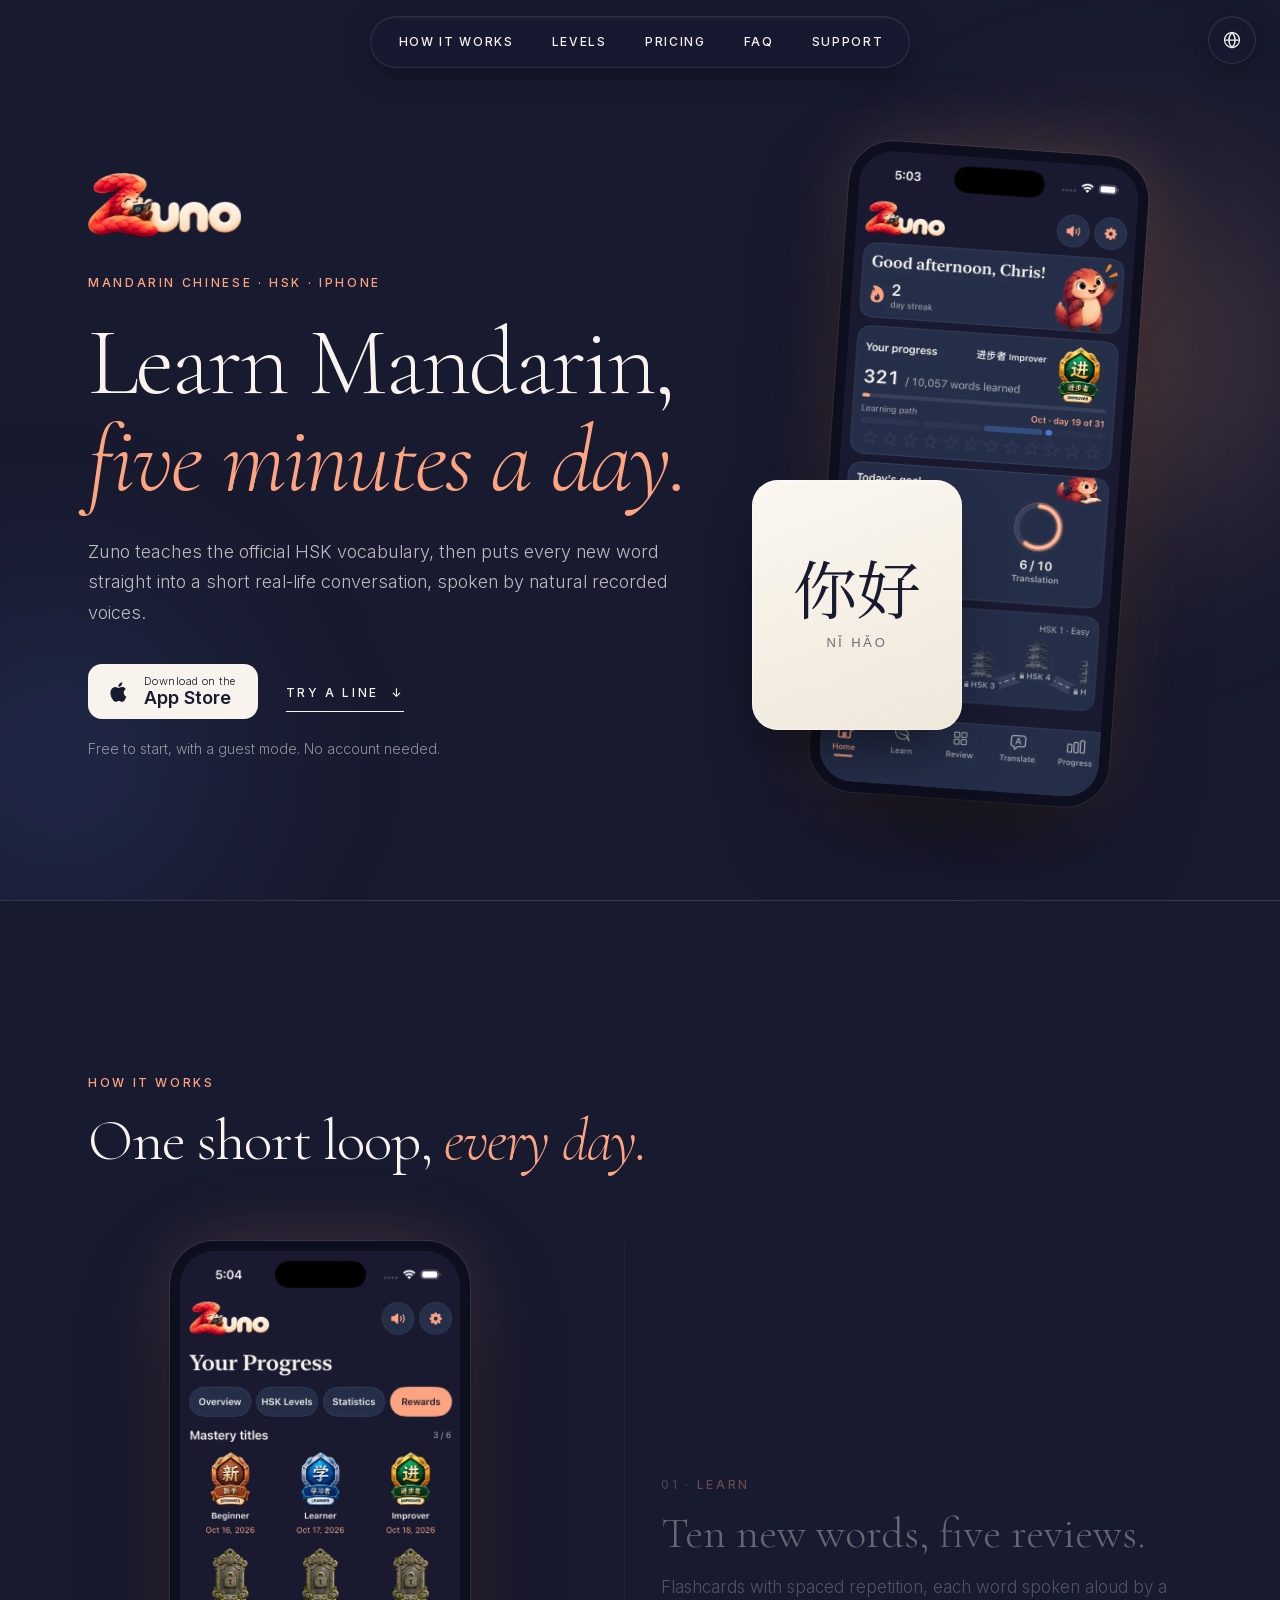
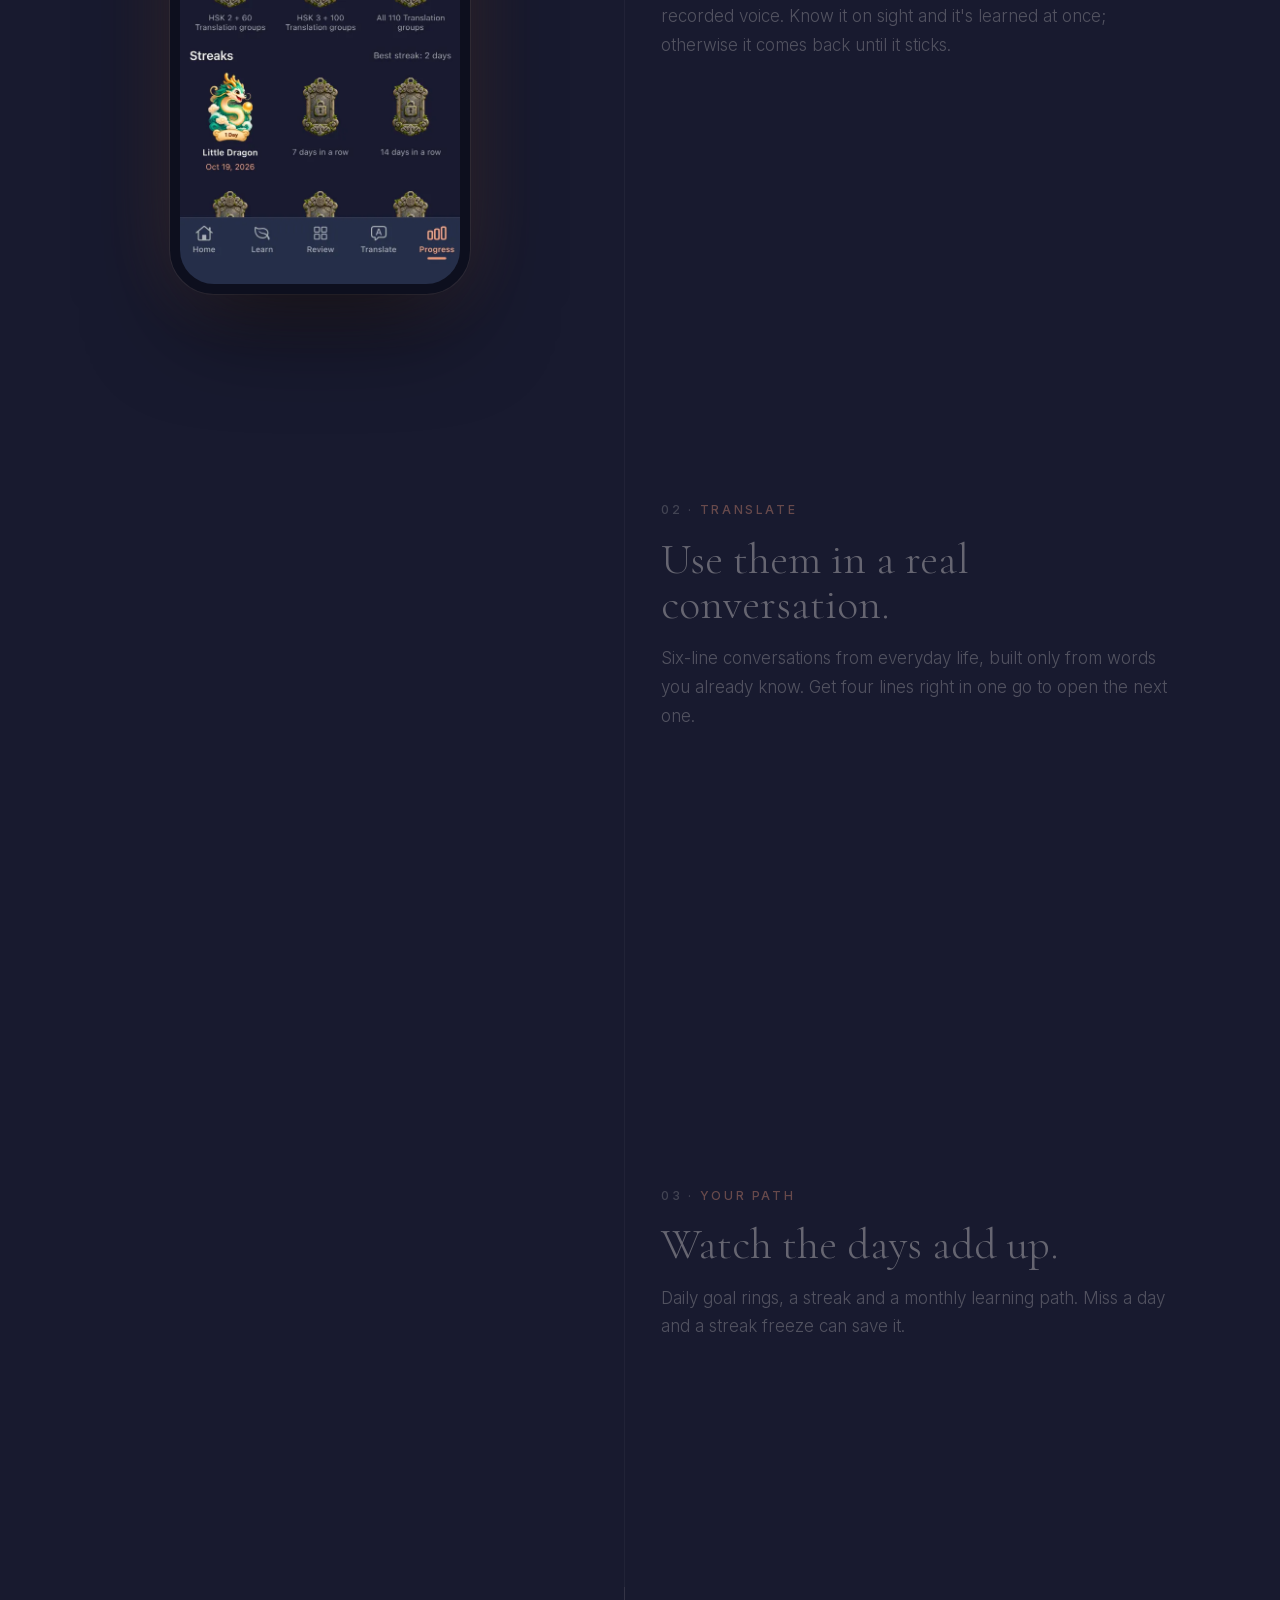
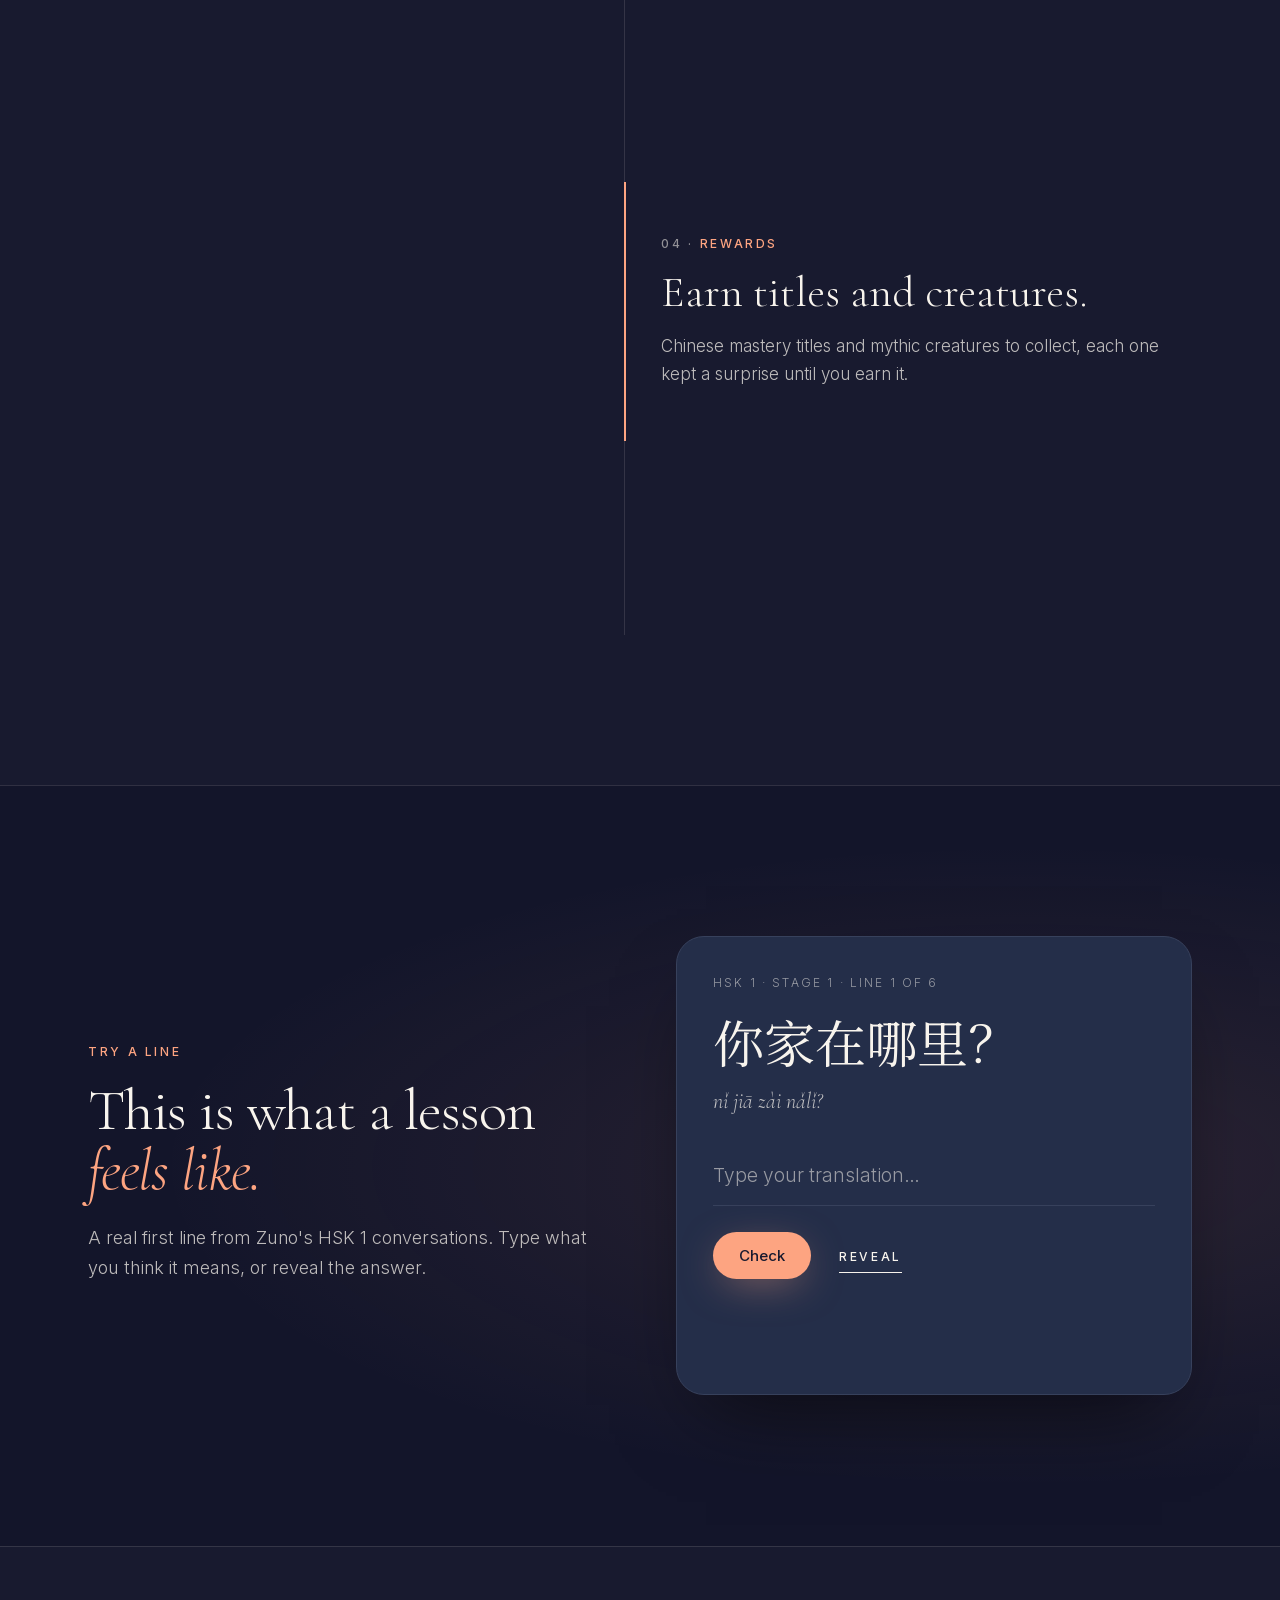
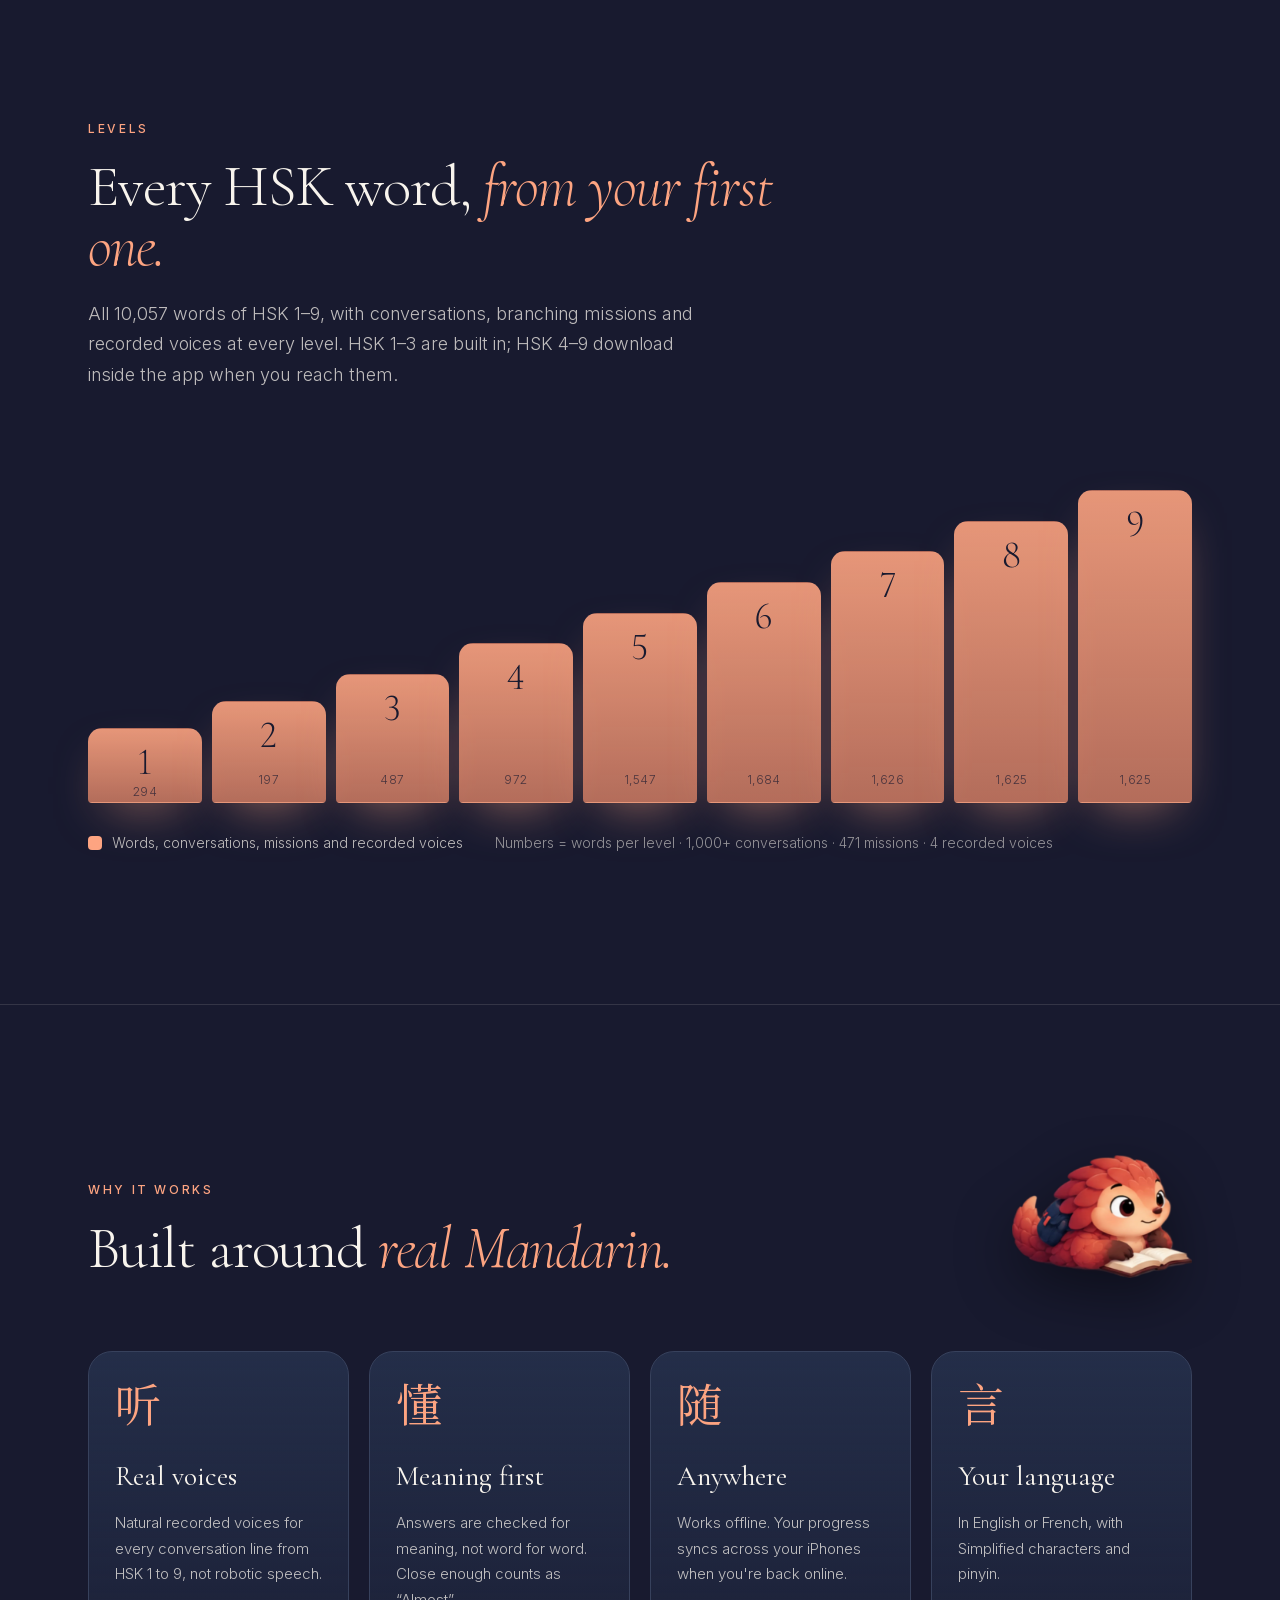
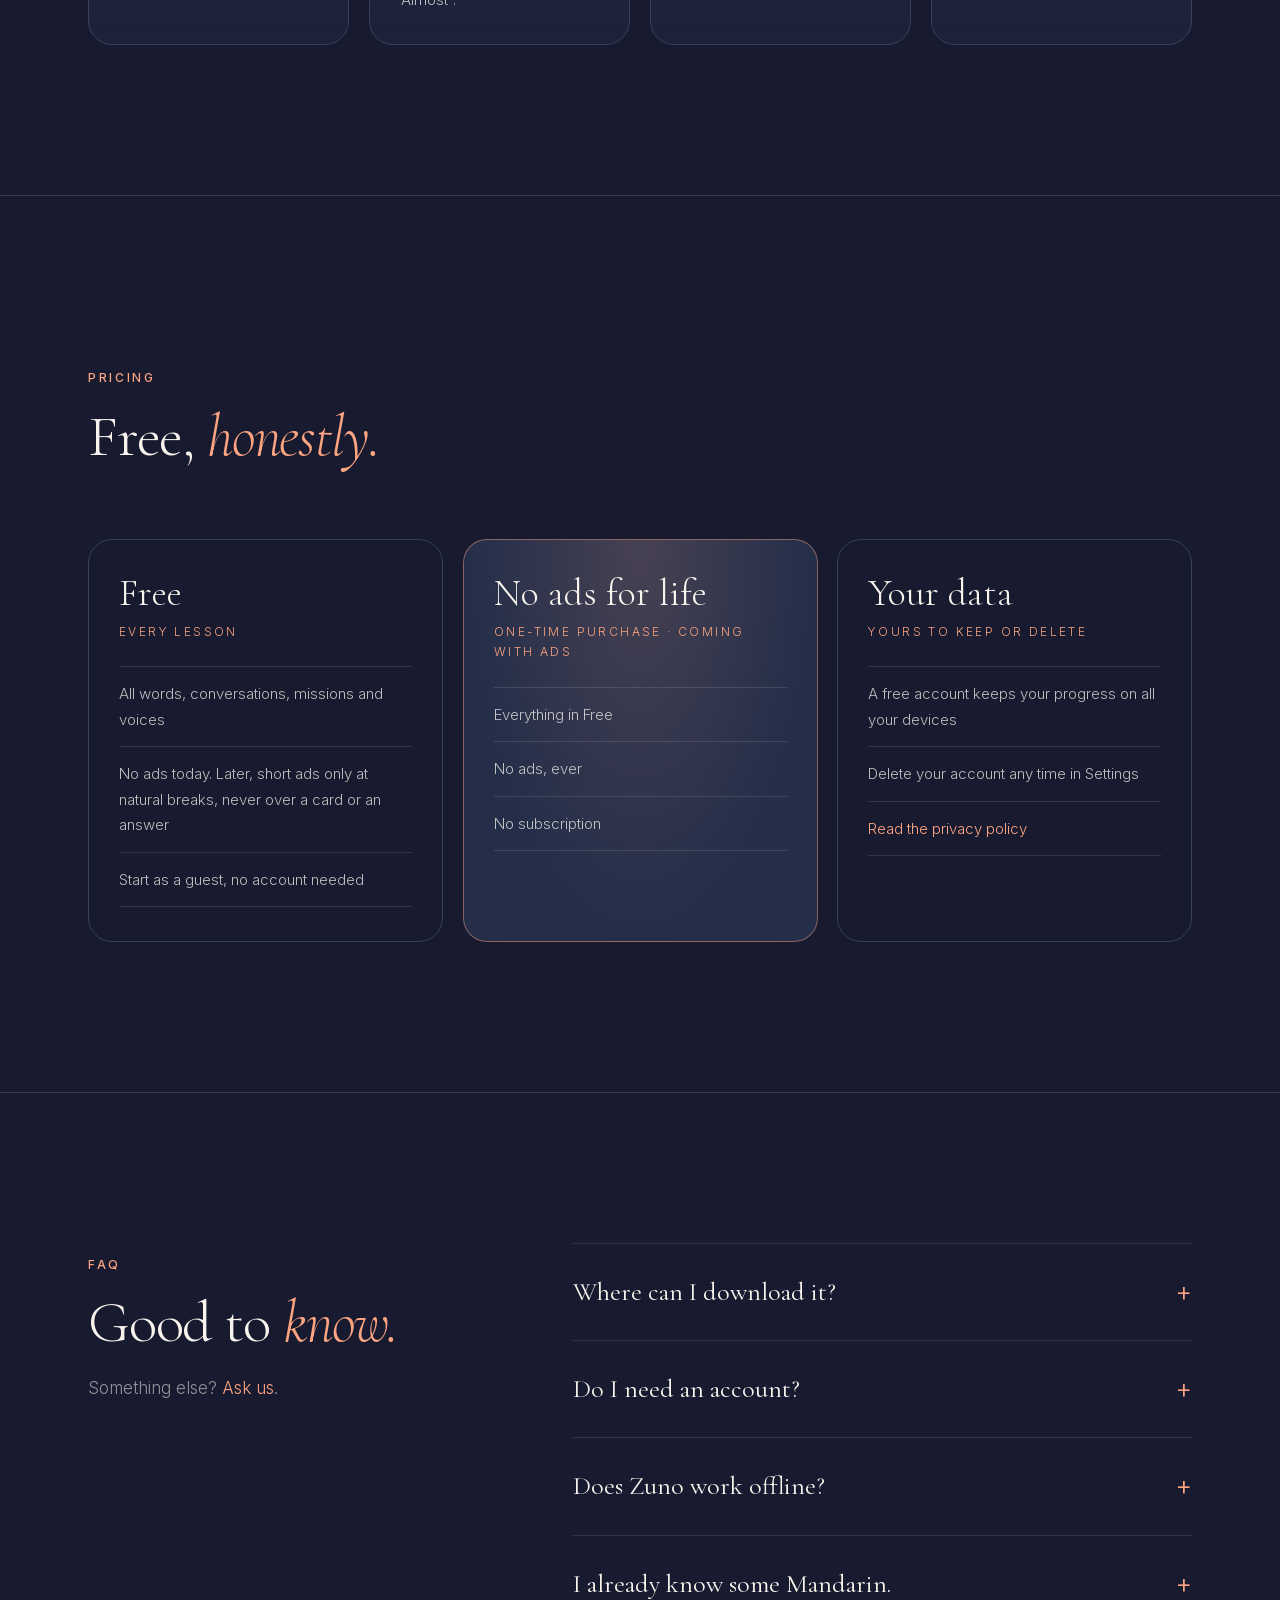
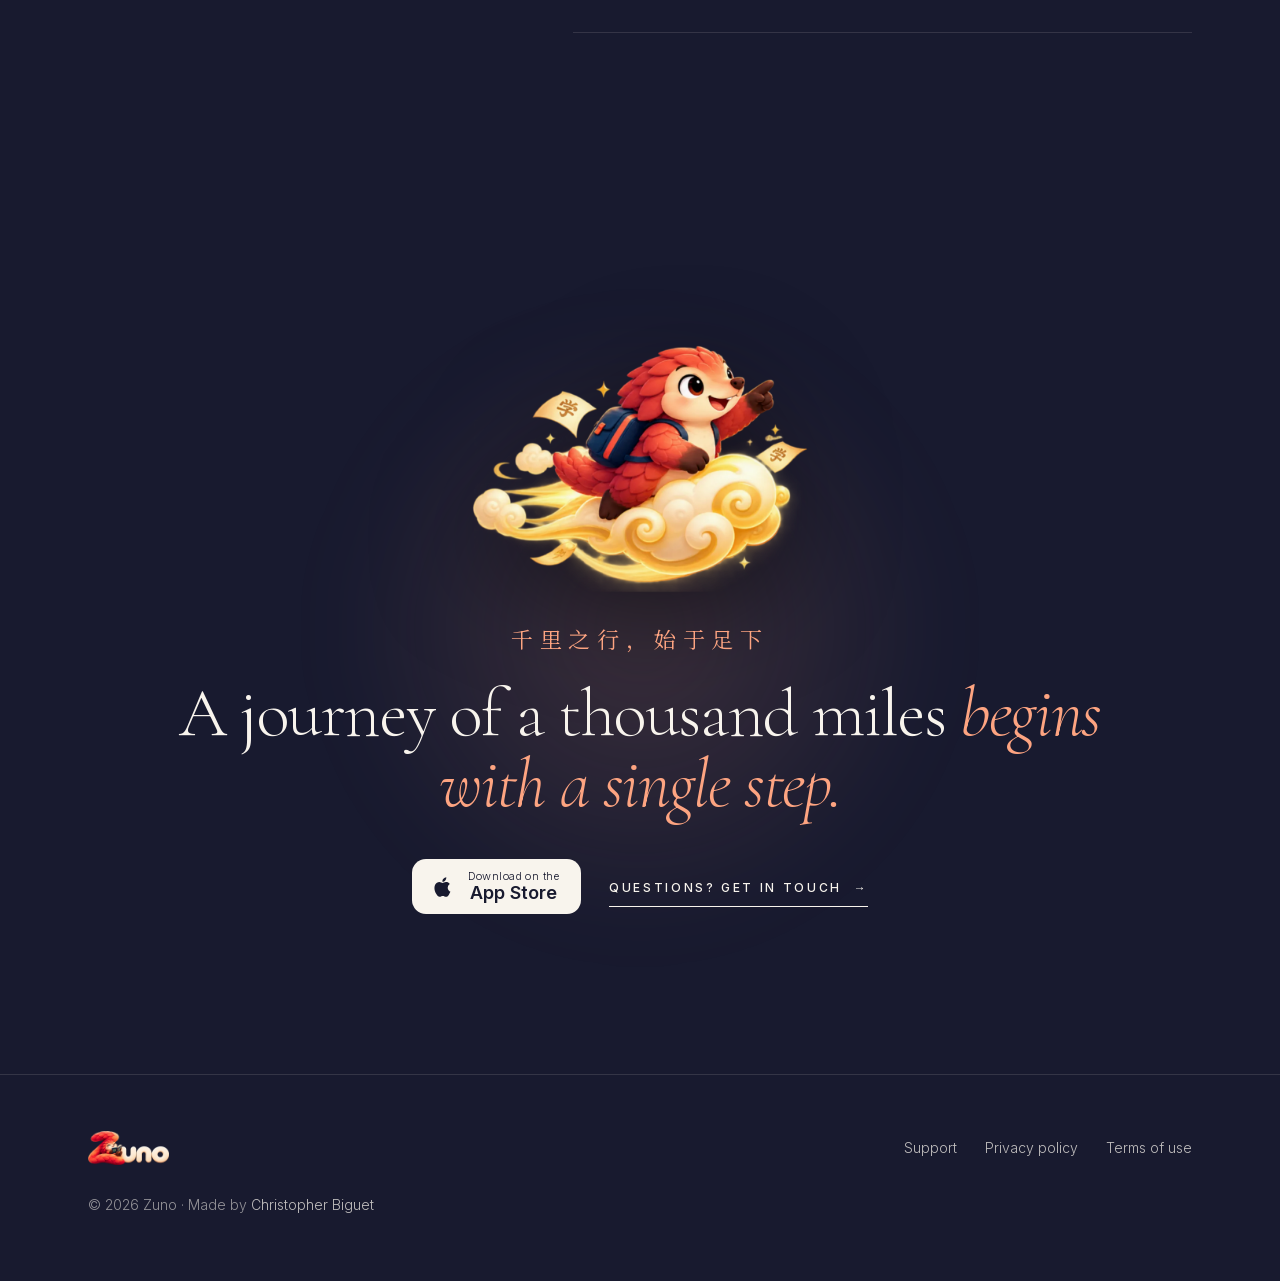
<file: index.html>
<!doctype html>
<html lang="en">
<head>
<meta charset="utf-8">
<meta name="viewport" content="width=device-width, initial-scale=1">
<title>Zuno · Learn Mandarin five minutes a day</title>
<meta name="description" content="Zuno teaches the official HSK vocabulary, then puts every new word into a short real-life conversation, with natural recorded voices. For iPhone.">
<link rel="canonical" href="https://zunolanguages.com/">
<meta property="og:type" content="website">
<meta property="og:url" content="https://zunolanguages.com/">
<meta property="og:title" content="Zuno · Learn Mandarin five minutes a day">
<meta property="og:description" content="HSK vocabulary, real-life conversations and recorded voices. For iPhone.">
<meta property="og:image" content="https://zunolanguages.com/assets/share.jpg">
<meta property="og:image:width" content="1200">
<meta property="og:image:height" content="630">
<meta property="og:image:alt" content="Zuno's pangolin riding a golden cloud">
<meta name="twitter:image" content="https://zunolanguages.com/assets/share.jpg">
<meta name="twitter:card" content="summary_large_image">
<meta name="theme-color" content="#181A2F">
<meta name="apple-itunes-app" content="app-id=6823607267">
<link rel="icon" href="assets/favicon.png">
<link rel="apple-touch-icon" href="assets/apple-touch-icon.png">
<link rel="preload" as="image" href="assets/screen-home.webp">
<link rel="stylesheet" href="assets/fonts.css">
<link rel="stylesheet" href="assets/style.css">
<link rel="alternate" hreflang="en" href="https://zunolanguages.com/">
<link rel="alternate" hreflang="fr" href="https://zunolanguages.com/fr/">
<link rel="alternate" hreflang="x-default" href="https://zunolanguages.com/">
<script>
  // First visit from a French browser: open the French page (a choice made in the globe menu wins).
  try { if (!localStorage.getItem("zuno-lang") && /^fr\b/i.test(navigator.language || "") && !/type=recovery/.test(location.search + location.hash))
    location.replace("fr/" + location.pathname.split("/").pop() + location.search + location.hash); } catch (e) {}
</script>
<script type="application/ld+json">
{"@context":"https://schema.org","@type":"MobileApplication","name":"Zuno: Learn Chinese HSK 3.0","operatingSystem":"iOS","downloadUrl":"https://apps.apple.com/app/id6823607267","applicationCategory":"EducationalApplication","description":"Learn Mandarin Chinese with HSK flashcards, real-life conversations and recorded voices.","offers":{"@type":"Offer","price":"0","priceCurrency":"USD"},"author":{"@type":"Person","name":"Christopher Biguet"}}
</script>
</head>
<body>
<div class="nav-wrap"><nav class="nav-pill" aria-label="Main">
  <a class="nav-mark" href="./" aria-label="Zuno home"><img src="assets/wordmark.webp" alt="Zuno"></a>
  <a class="nav-link" href="#loop">How it works</a>
  <a class="nav-link nav-opt" href="#levels">Levels</a>
  <a class="nav-link" href="#pricing">Pricing</a>
  <a class="nav-link nav-opt" href="#faq">FAQ</a>
  <a class="nav-link" href="support.html">Support</a>
</nav>
<details class="lang"><summary aria-label="Language: English"><svg viewBox="0 0 24 24" fill="none" stroke="currentColor" stroke-width="1.5" stroke-linecap="round" aria-hidden="true"><circle cx="12" cy="12" r="9"/><path d="M3 12h18M12 3c2.5 2.6 3.8 5.6 3.8 9s-1.3 6.4-3.8 9c-2.5-2.6-3.8-5.6-3.8-9S9.5 5.6 12 3z"/></svg></summary><div class="lang-menu"><a href="fr/" hreflang="fr" lang="fr" data-lang="fr"><b>FR</b>Français</a><a href="./" hreflang="en" lang="en" data-lang="en" aria-current="true"><b>EN</b>English</a></div></details></div>

<main>
<!-- 1 · Opening: what Zuno is, shown with a real card -->
<header class="hero">
  <div class="wrap hero-grid">
    <div>
      <img class="reveal" src="assets/wordmark.webp" alt="Zuno" style="height:64px;width:auto">
      <p class="eyebrow reveal" data-delay="80" style="margin-top:36px">Mandarin Chinese · HSK · iPhone</p>
      <h1 class="display reveal" data-delay="160">Learn Mandarin, <em>five minutes a&nbsp;day.</em></h1>
      <p class="lead reveal" data-delay="260">Zuno teaches the official HSK vocabulary, then puts every new word straight into a short real-life conversation, spoken by natural recorded voices.</p>
      <div class="actions reveal" data-delay="360">
        <a class="store-badge" href="https://apps.apple.com/app/id6823607267" aria-label="Download Zuno on the App Store">
          <svg viewBox="0 0 24 24" fill="currentColor" aria-hidden="true"><path d="M16.37 12.6c-.02-2.28 1.86-3.38 1.95-3.43-1.06-1.55-2.71-1.77-3.3-1.79-1.4-.14-2.74.83-3.45.83-.71 0-1.81-.81-2.97-.79-1.53.02-2.94.89-3.73 2.26-1.59 2.76-.41 6.85 1.14 9.09.76 1.1 1.66 2.33 2.85 2.29 1.14-.05 1.58-.74 2.96-.74 1.38 0 1.77.74 2.98.71 1.23-.02 2.01-1.12 2.76-2.22.87-1.27 1.23-2.5 1.25-2.57-.03-.01-2.4-.92-2.44-3.64zM14.1 5.9c.63-.76 1.05-1.82.94-2.88-.9.04-2 .6-2.65 1.36-.58.67-1.09 1.75-.95 2.79 1 .08 2.03-.51 2.66-1.27z"/></svg>
          <span><small>Download on the</small><strong>App Store</strong></span>
        </a>
        <a class="cta" href="#try">Try a line <span aria-hidden="true">↓</span></a>
      </div>
      <p class="note reveal" data-delay="420">Free to start, with a guest mode. No account needed.</p>
    </div>
    <div class="hero-visual reveal" data-delay="200">
      <div class="phone" aria-hidden="true"><img src="assets/screen-home.webp" alt=""></div>
      <button class="flip" type="button" aria-label="Flashcard 你好, nǐ hǎo. Tap to see the meaning: hello.">
        <span class="flip-inner">
          <span class="flip-face"><span class="zh">你好</span><span class="py">nǐ hǎo</span></span>
          <span class="flip-face flip-back"><span class="en">hello</span><span class="py">HSK 1</span></span>
        </span>
      </button>
    </div>
  </div>
</header>

<!-- 2 · The daily loop: one story, each screen in context -->
<section class="block" id="loop">
  <div class="wrap">
    <div class="section-head">
      <p class="eyebrow reveal">How it works</p>
      <h2 class="display reveal" data-delay="120">One short loop, <em>every day.</em></h2>
    </div>
    <div class="loop">
      <div class="loop-stage" aria-hidden="true">
        <div class="phone">
          <img class="is-active" src="assets/screen-learn.webp" alt="" loading="lazy">
          <img src="assets/screen-translate.webp" alt="" loading="lazy">
          <img src="assets/screen-home.webp" alt="" loading="lazy">
          <img src="assets/screen-rewards.webp" alt="" loading="lazy">
        </div>
      </div>
      <ol class="loop-steps">
        <li class="loop-step" data-screen="0">
          <span class="loop-num">Learn</span>
          <h3>Ten new words, five reviews.</h3>
          <p>Flashcards with spaced repetition, each word spoken aloud by a recorded voice. Know it on sight and it's learned at once; otherwise it comes back until it sticks.</p>
          <div class="phone loop-inline" aria-hidden="true"><img src="assets/screen-learn.webp" alt="" loading="lazy"></div>
        </li>
        <li class="loop-step" data-screen="1">
          <span class="loop-num">Translate</span>
          <h3>Use them in a real conversation.</h3>
          <p>Six-line conversations from everyday life, built only from words you already know. Get four lines right in one go to open the next one.</p>
          <div class="phone loop-inline" aria-hidden="true"><img src="assets/screen-translate.webp" alt="" loading="lazy"></div>
        </li>
        <li class="loop-step" data-screen="2">
          <span class="loop-num">Your path</span>
          <h3>Watch the days add up.</h3>
          <p>Daily goal rings, a streak and a monthly learning path. Miss a day and a streak freeze can save it.</p>
          <div class="phone loop-inline" aria-hidden="true"><img src="assets/screen-home.webp" alt="" loading="lazy"></div>
        </li>
        <li class="loop-step" data-screen="3">
          <span class="loop-num">Rewards</span>
          <h3>Earn titles and creatures.</h3>
          <p>Chinese mastery titles and mythic creatures to collect, each one kept a surprise until you earn it.</p>
          <div class="phone loop-inline" aria-hidden="true"><img src="assets/screen-rewards.webp" alt="" loading="lazy"></div>
        </li>
      </ol>
    </div>
  </div>
</section>

<!-- 3 · Try a line: the product, hands on -->
<section class="block try" id="try">
  <div class="wrap try-grid">
    <div>
      <p class="eyebrow reveal">Try a line</p>
      <h2 class="display reveal" data-delay="120">This is what a lesson <em>feels like.</em></h2>
      <p class="lead reveal" data-delay="200">A real first line from Zuno's HSK 1 conversations. Type what you think it means, or reveal the answer.</p>
    </div>
    <form class="line-card reveal" data-delay="160" id="line" autocomplete="off">
      <p class="line-meta">HSK 1 · Stage 1 · Line 1 of 6</p>
      <p class="line-zh" lang="zh-Hans">你家在哪里？</p>
      <p class="line-py">nǐ jiā zài nǎlǐ?</p>
      <label class="sr-only" for="line-input">Your translation</label>
      <input id="line-input" class="line-input" type="text" placeholder="Type your translation…" spellcheck="false">
      <div class="line-actions">
        <button class="pill-btn" type="submit">Check</button>
        <button class="cta" type="button" id="line-reveal">Reveal</button>
      </div>
      <p class="line-verdict" id="line-verdict" role="status" aria-live="polite"></p>
    </form>
  </div>
</section>

<!-- 4 · The HSK ladder: is it for my level? -->
<section class="block" id="levels">
  <div class="wrap">
    <div class="section-head">
      <p class="eyebrow reveal">Levels</p>
      <h2 class="display reveal" data-delay="120">Every HSK word, <em>from your first one.</em></h2>
      <p class="lead reveal" data-delay="200">All 10,057 words of HSK 1–9, with conversations, branching missions and recorded voices at every level. HSK 1–3 are built in; HSK 4–9 download inside the app when you reach them.</p>
    </div>
    <div class="ladder reveal" data-delay="120" role="list">
      <div class="rung live" role="listitem" style="--h:22%"><b>1</b><span>294</span></div>
      <div class="rung live" role="listitem" style="--h:30%"><b>2</b><span>197</span></div>
      <div class="rung live" role="listitem" style="--h:38%"><b>3</b><span>487</span></div>
      <div class="rung live" role="listitem" style="--h:47%"><b>4</b><span>972</span></div>
      <div class="rung live" role="listitem" style="--h:56%"><b>5</b><span>1,547</span></div>
      <div class="rung live" role="listitem" style="--h:65%"><b>6</b><span>1,684</span></div>
      <div class="rung live" role="listitem" style="--h:74%"><b>7</b><span>1,626</span></div>
      <div class="rung live" role="listitem" style="--h:83%"><b>8</b><span>1,625</span></div>
      <div class="rung live" role="listitem" style="--h:92%"><b>9</b><span>1,625</span></div>
    </div>
    <div class="ladder-key reveal" data-delay="200">
      <span><i class="key live"></i>Words, conversations, missions and recorded voices</span>
      <span class="muted">Numbers = words per level · 1,000+ conversations · 471 missions · 4 recorded voices</span>
    </div>
  </div>
</section>

<!-- 5 · Why it works -->
<section class="block" id="why">
  <div class="wrap">
    <div class="section-head why-head">
      <div>
        <p class="eyebrow reveal">Why it works</p>
        <h2 class="display reveal" data-delay="120">Built around <em>real Mandarin.</em></h2>
      </div>
      <img class="reveal" data-delay="200" src="assets/mascot-reading.webp" alt="Zuno's pangolin reading" loading="lazy">
    </div>
    <div class="principles">
      <article class="principle reveal"><span class="glyph" lang="zh-Hans" aria-hidden="true">听</span><h3>Real voices</h3><p>Natural recorded voices for every conversation line from HSK 1 to 9, not robotic speech.</p></article>
      <article class="principle reveal" data-delay="100"><span class="glyph" lang="zh-Hans" aria-hidden="true">懂</span><h3>Meaning first</h3><p>Answers are checked for meaning, not word for word. Close enough counts as “Almost”.</p></article>
      <article class="principle reveal" data-delay="200"><span class="glyph" lang="zh-Hans" aria-hidden="true">随</span><h3>Anywhere</h3><p>Works offline. Your progress syncs across your iPhones when you're back online.</p></article>
      <article class="principle reveal" data-delay="300"><span class="glyph" lang="zh-Hans" aria-hidden="true">言</span><h3>Your language</h3><p>In English or French, with Simplified characters and pinyin.</p></article>
    </div>
  </div>
</section>

<!-- 6 · Free, honestly -->
<section class="block" id="pricing">
  <div class="wrap">
    <div class="section-head">
      <p class="eyebrow reveal">Pricing</p>
      <h2 class="display reveal" data-delay="120">Free, <em>honestly.</em></h2>
    </div>
    <div class="plans">
      <div class="plan reveal">
        <h3>Free</h3>
        <p class="plan-tag">Every lesson</p>
        <ul><li>All words, conversations, missions and voices</li><li>No ads today. Later, short ads only at natural breaks, never over a card or an answer</li><li>Start as a guest, no account needed</li></ul>
      </div>
      <div class="plan plan-accent reveal" data-delay="120">
        <h3>No ads for life</h3>
        <p class="plan-tag">One-time purchase · coming with ads</p>
        <ul><li>Everything in Free</li><li>No ads, ever</li><li>No subscription</li></ul>
      </div>
      <div class="plan reveal" data-delay="240">
        <h3>Your data</h3>
        <p class="plan-tag">Yours to keep or delete</p>
        <ul><li>A free account keeps your progress on all your devices</li><li>Delete your account any time in Settings</li><li><a class="link-underline" href="privacy.html">Read the privacy policy</a></li></ul>
      </div>
    </div>
  </div>
</section>

<!-- 7 · FAQ -->
<section class="block" id="faq">
  <div class="wrap faq-grid">
    <div>
      <p class="eyebrow reveal">FAQ</p>
      <h2 class="display reveal" data-delay="120">Good to <em>know.</em></h2>
      <p class="reveal muted" data-delay="200" style="margin-top:20px">Something else? <a class="link-underline" href="support.html">Ask us</a>.</p>
    </div>
    <div class="faq reveal" data-delay="160">
      <details><summary>Where can I download it?</summary><p>Zuno is free on the <a class="link-underline" href="https://apps.apple.com/app/id6823607267">App Store</a> for iPhone, in every country except mainland China.</p></details>
      <details><summary>Do I need an account?</summary><p>No. Start as a guest with the first three conversations, then create a free account to keep going and keep your progress on all your devices.</p></details>
      <details><summary>Does Zuno work offline?</summary><p>Yes. HSK 1–3 are inside the app; HSK 4–9 download once, then work offline too. Your progress syncs the next time you're online.</p></details>
      <details><summary>I already know some Mandarin.</summary><p>Take the level test when you start and Zuno opens the levels you already know.</p></details>
    </div>
  </div>
</section>

<!-- 8 · Closing: the first step -->
<section class="final">
  <div class="wrap">
    <img class="reveal" src="assets/mascot-cloud.webp" alt="Zuno's pangolin flying on a cloud" loading="lazy">
    <p class="proverb reveal" data-delay="80" lang="zh-Hans">千里之行，始于足下</p>
    <h2 class="display reveal" data-delay="160">A journey of a thousand miles <em>begins with a single step.</em></h2>
    <div class="final-actions reveal" data-delay="260">
      <a class="store-badge" href="https://apps.apple.com/app/id6823607267" aria-label="Download Zuno on the App Store">
        <svg viewBox="0 0 24 24" fill="currentColor" aria-hidden="true"><path d="M16.37 12.6c-.02-2.28 1.86-3.38 1.95-3.43-1.06-1.55-2.71-1.77-3.3-1.79-1.4-.14-2.74.83-3.45.83-.71 0-1.81-.81-2.97-.79-1.53.02-2.94.89-3.73 2.26-1.59 2.76-.41 6.85 1.14 9.09.76 1.1 1.66 2.33 2.85 2.29 1.14-.05 1.58-.74 2.96-.74 1.38 0 1.77.74 2.98.71 1.23-.02 2.01-1.12 2.76-2.22.87-1.27 1.23-2.5 1.25-2.57-.03-.01-2.4-.92-2.44-3.64zM14.1 5.9c.63-.76 1.05-1.82.94-2.88-.9.04-2 .6-2.65 1.36-.58.67-1.09 1.75-.95 2.79 1 .08 2.03-.51 2.66-1.27z"/></svg>
        <span><small>Download on the</small><strong>App Store</strong></span>
      </a>
      <a class="cta" href="support.html">Questions? Get in touch <span aria-hidden="true">→</span></a>
    </div>
  </div>
</section>
</main>

<footer class="site"><div class="wrap">
  <div class="row">
    <img src="assets/wordmark.webp" alt="Zuno">
    <nav aria-label="Footer"><a class="link-underline" href="support.html">Support</a><a class="link-underline" href="privacy.html">Privacy policy</a><a class="link-underline" href="terms.html">Terms of use</a></nav>
  </div>
  <p style="margin:28px 0 0">© 2026 Zuno · Made by <a class="link-underline" href="https://christopherbiguet.com">Christopher Biguet</a></p>
</div></footer>

<script src="assets/lenis.min.js"></script>
<script src="assets/site.js"></script>
</body>
</html>
</file>
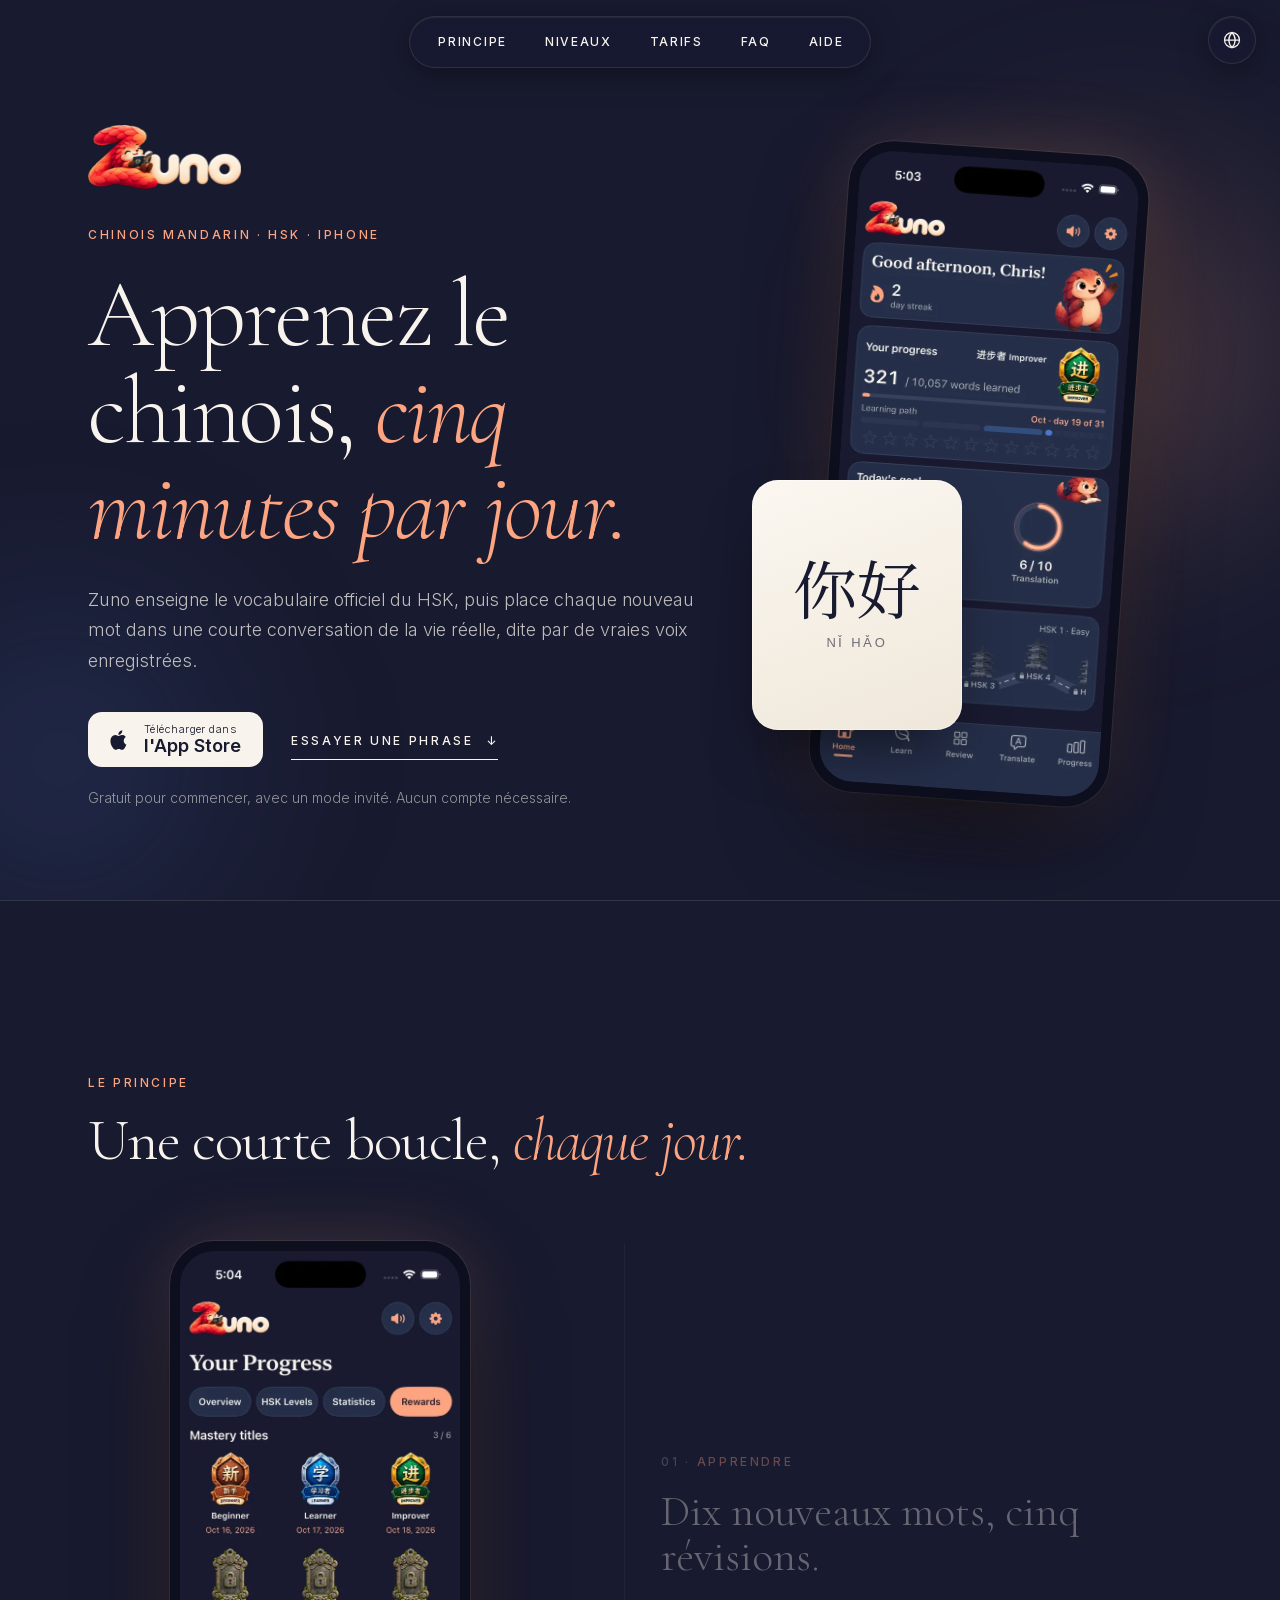
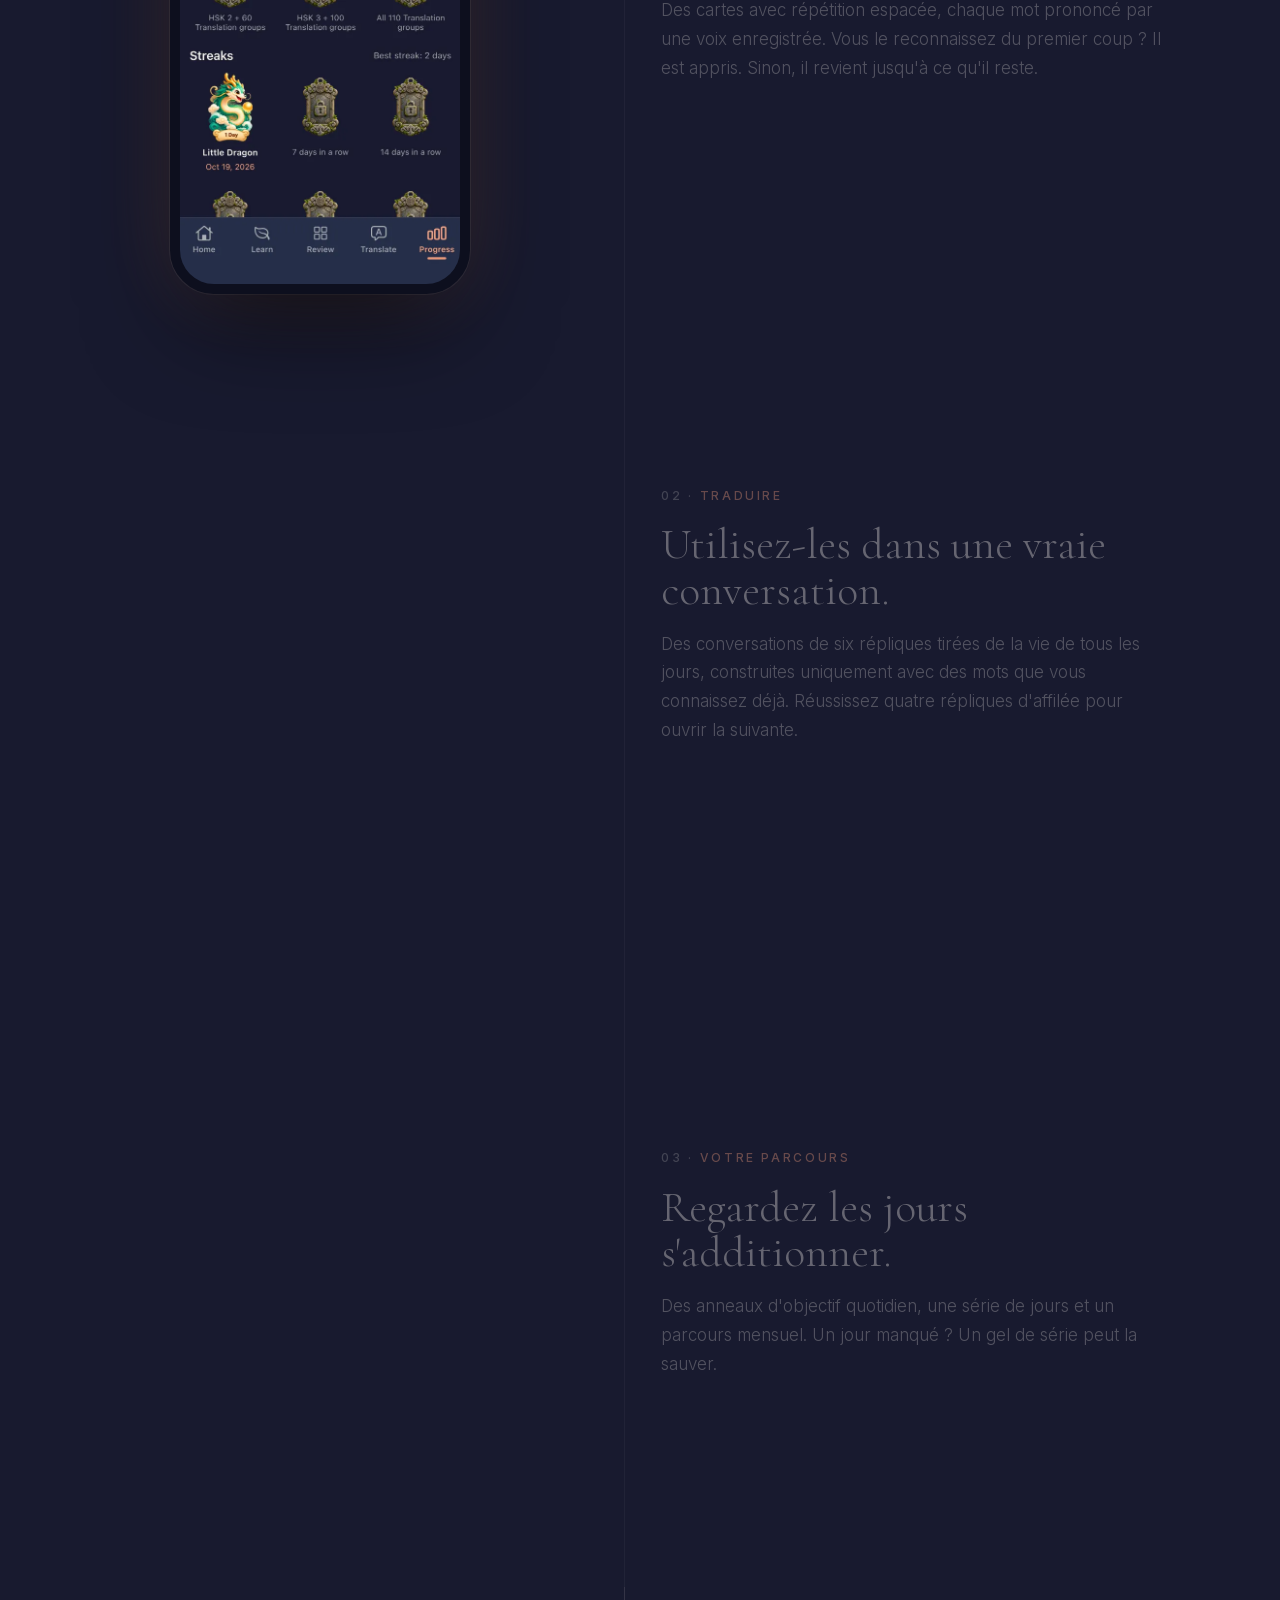
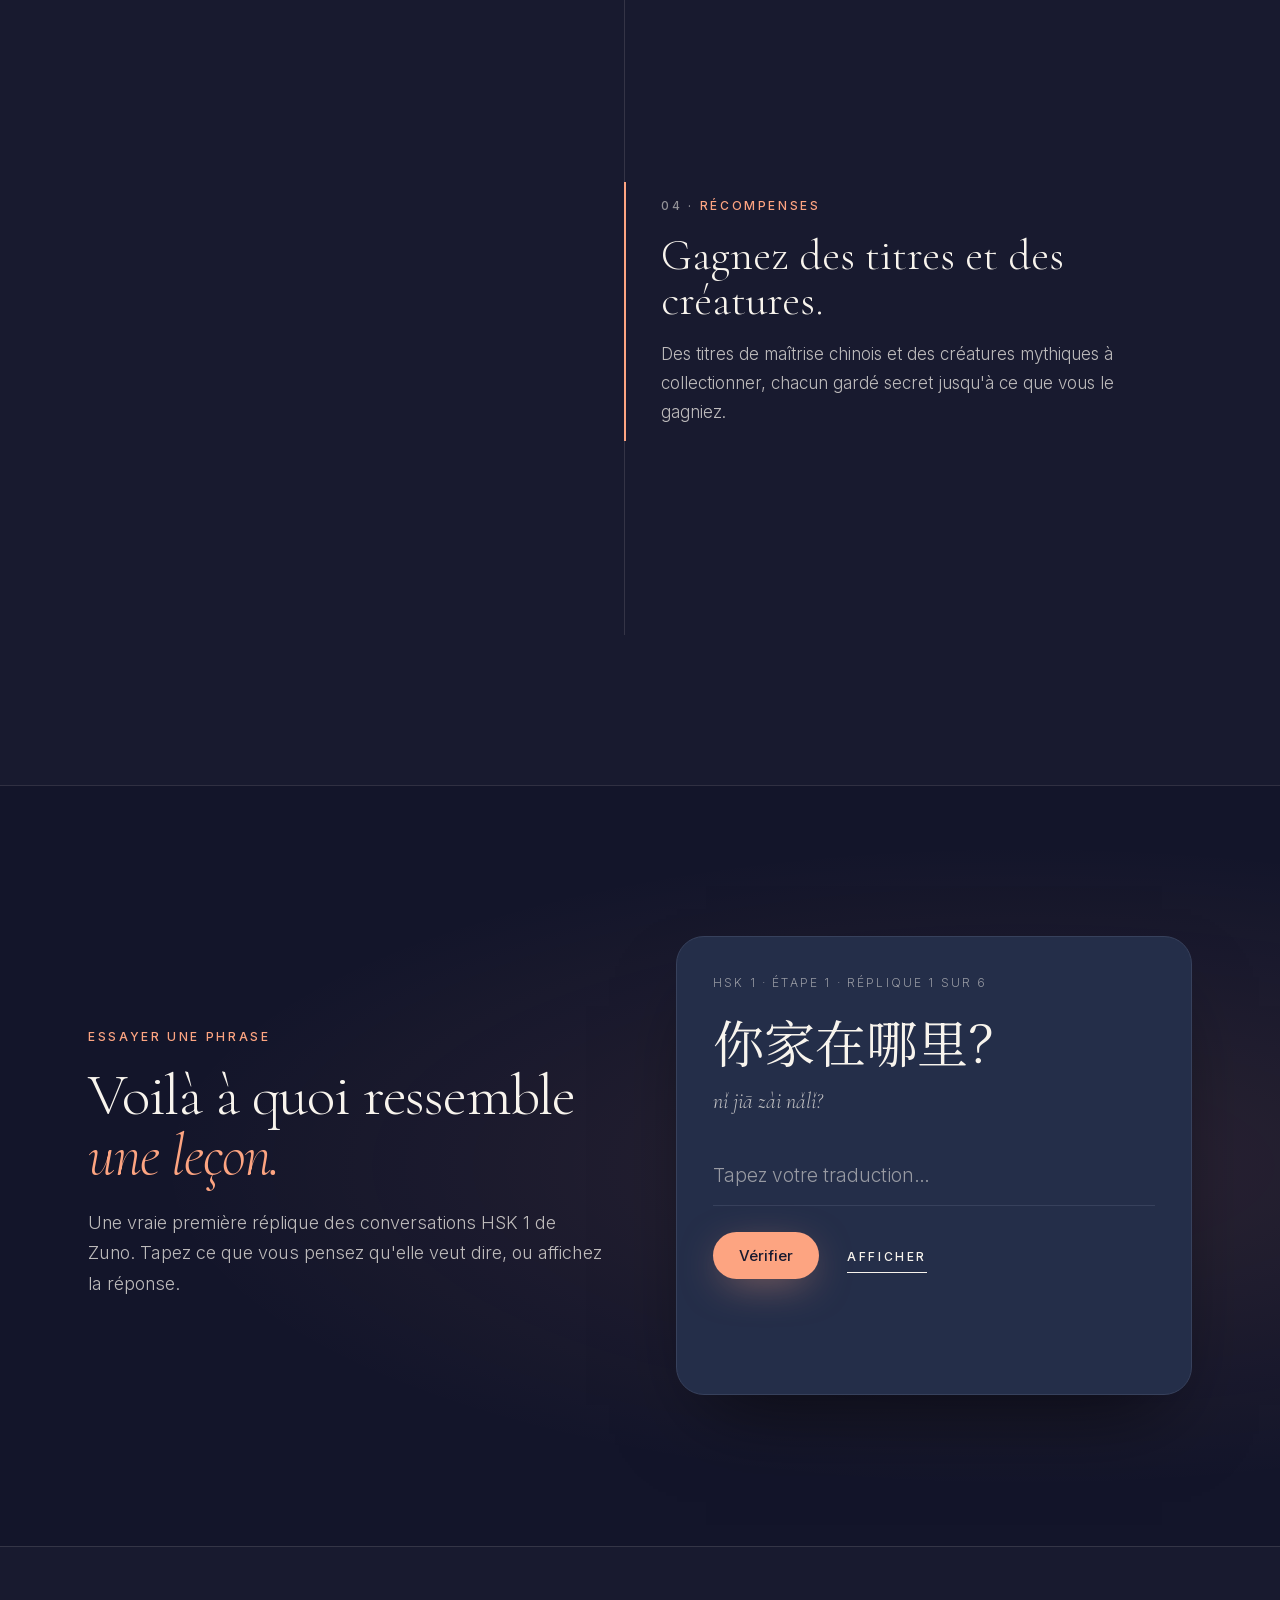
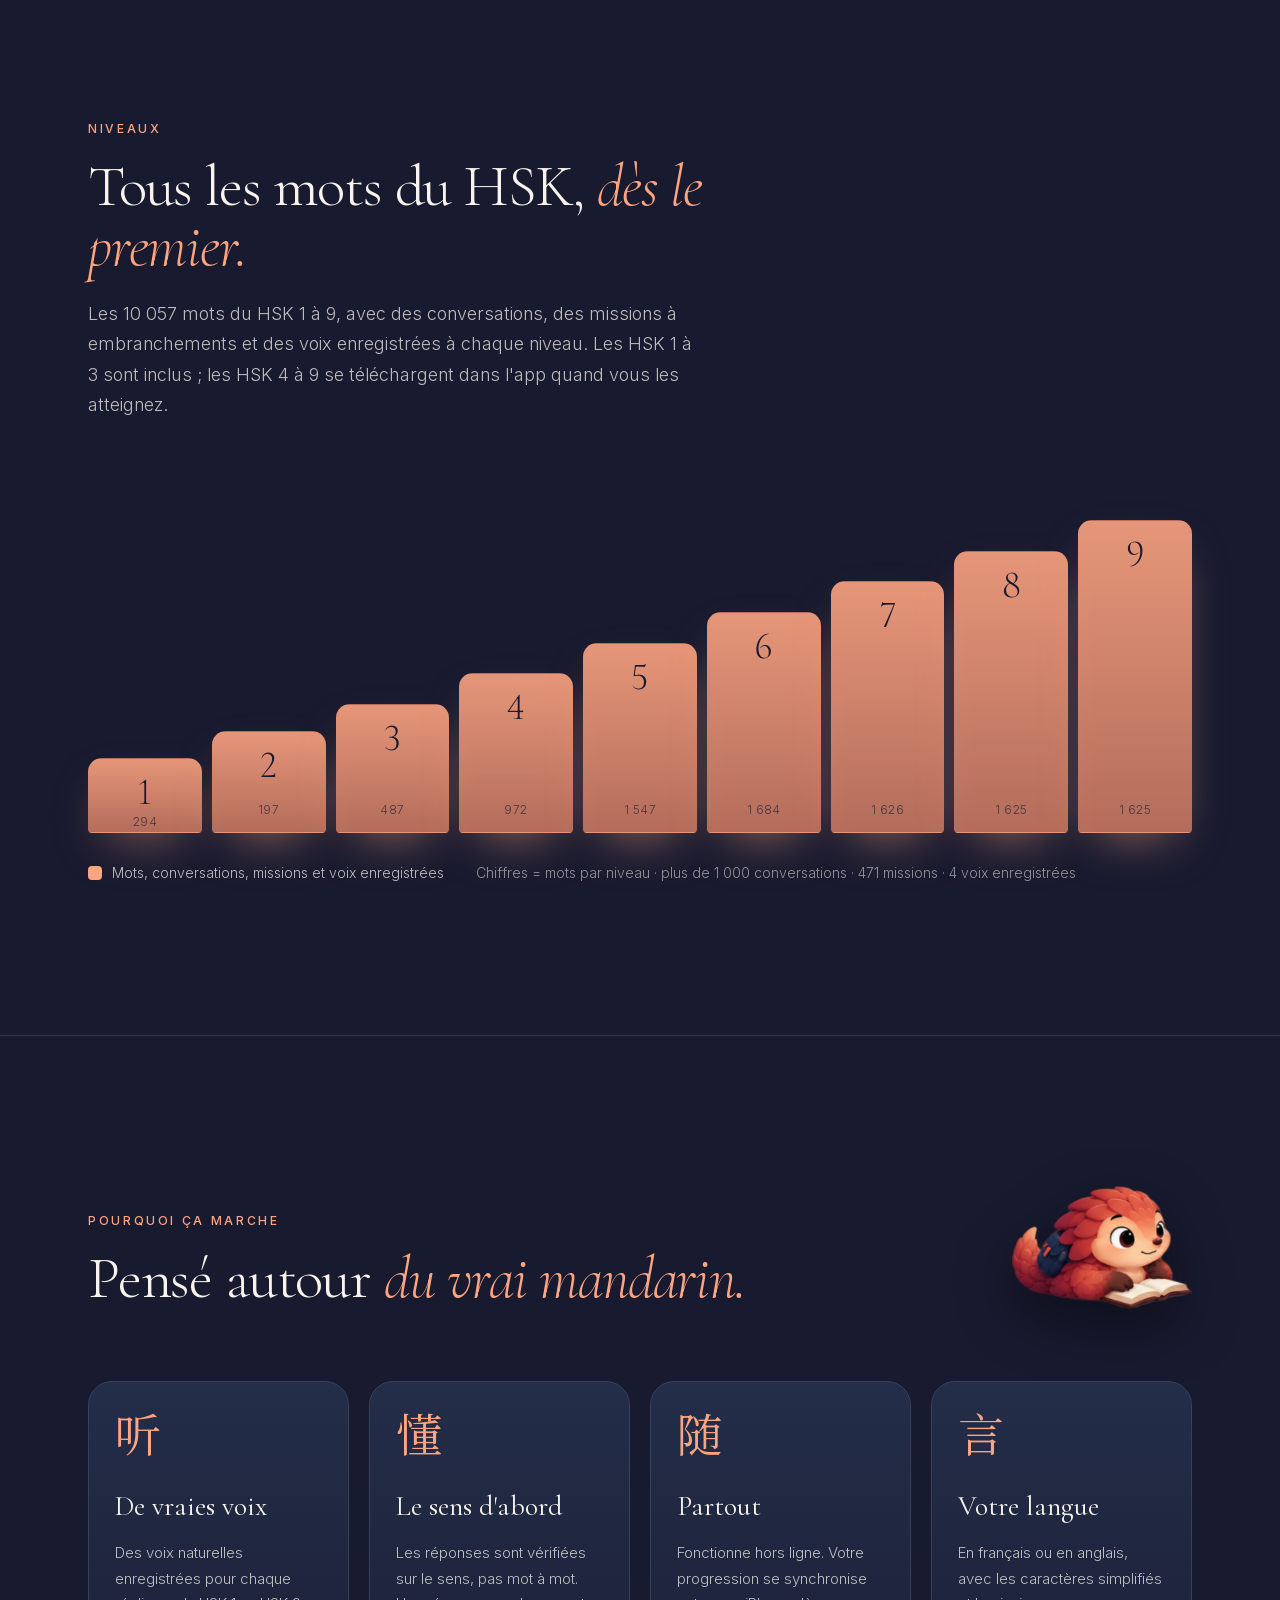
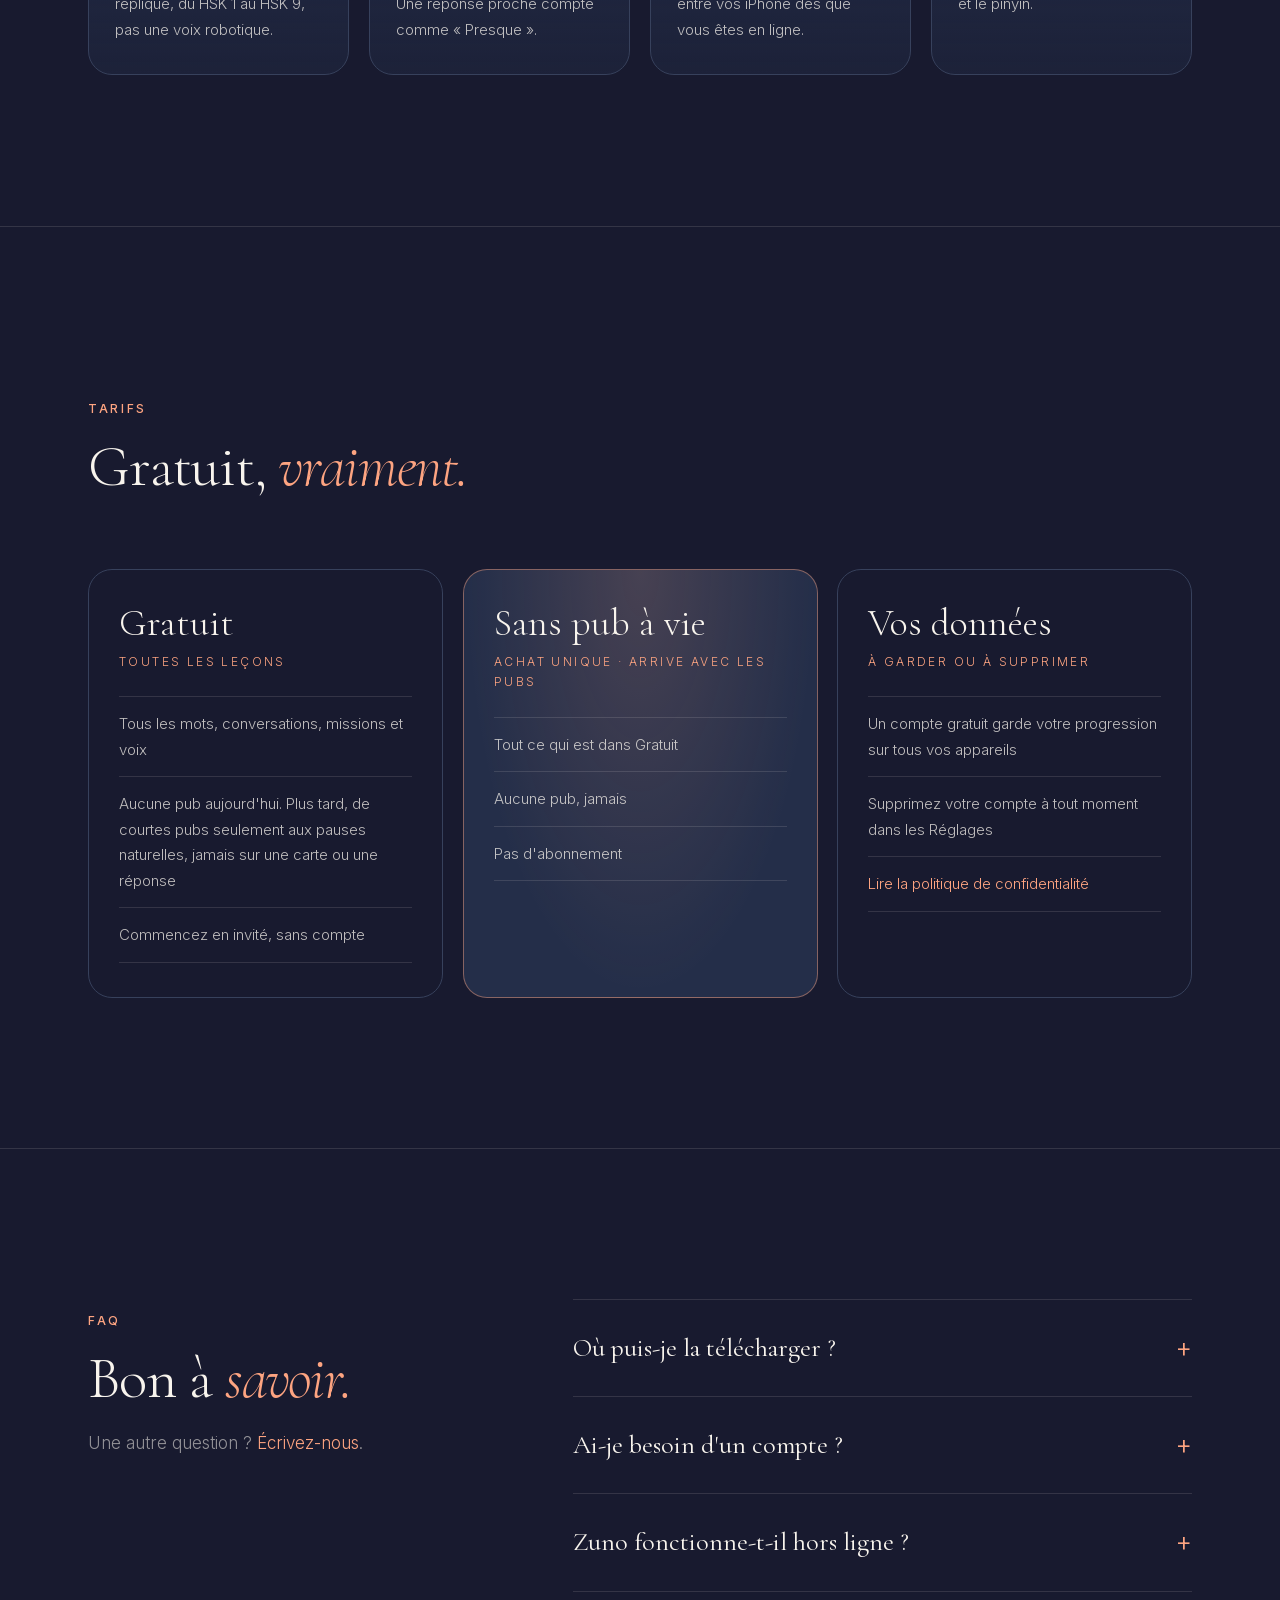
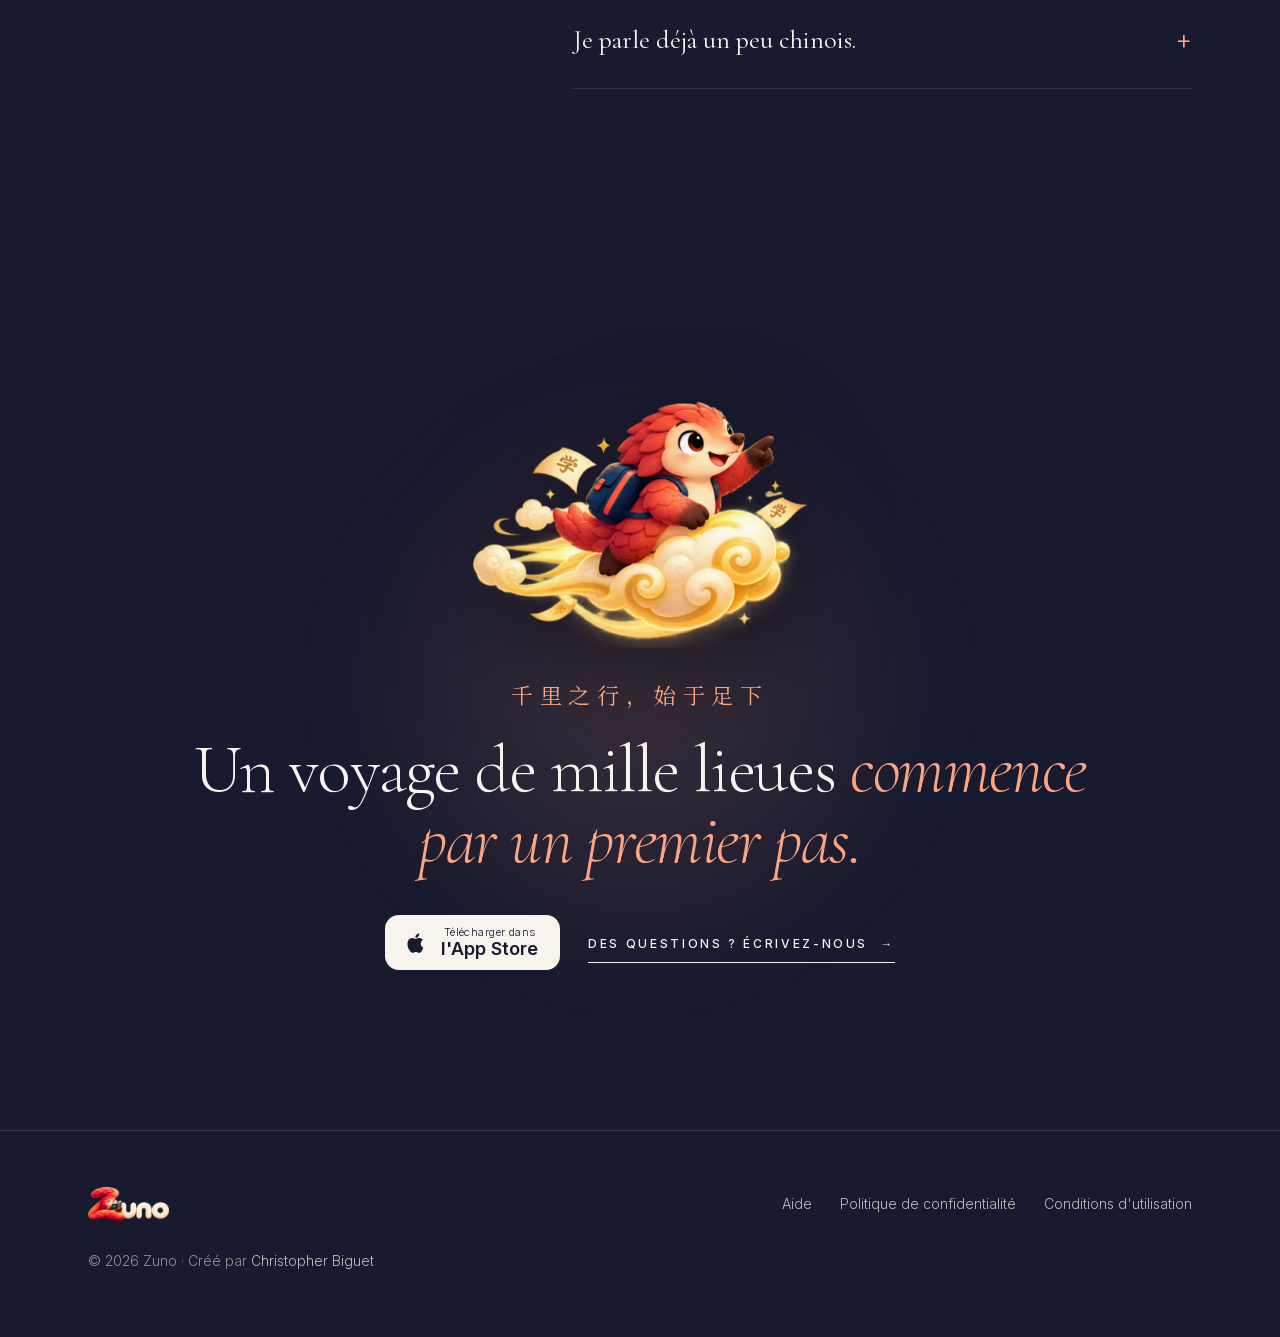
<file: fr/index.html>
<!doctype html>
<html lang="fr">
<head>
<meta charset="utf-8">
<meta name="viewport" content="width=device-width, initial-scale=1">
<title>Zuno · Apprendre le chinois cinq minutes par jour</title>
<meta name="description" content="Zuno enseigne le vocabulaire officiel du HSK, puis place chaque nouveau mot dans une courte conversation de la vie réelle, avec de vraies voix enregistrées. Pour iPhone.">
<link rel="canonical" href="https://zunolanguages.com/fr/">
<meta property="og:type" content="website">
<meta property="og:locale" content="fr_FR">
<meta property="og:url" content="https://zunolanguages.com/fr/">
<meta property="og:title" content="Zuno · Apprendre le chinois cinq minutes par jour">
<meta property="og:description" content="Vocabulaire HSK, conversations de la vie réelle et voix enregistrées. Pour iPhone.">
<meta property="og:image" content="https://zunolanguages.com/assets/share.jpg">
<meta property="og:image:width" content="1200">
<meta property="og:image:height" content="630">
<meta property="og:image:alt" content="Zuno's pangolin riding a golden cloud">
<meta name="twitter:image" content="https://zunolanguages.com/assets/share.jpg">
<meta name="twitter:card" content="summary_large_image">
<meta name="theme-color" content="#181A2F">
<meta name="apple-itunes-app" content="app-id=6823607267">
<link rel="icon" href="../assets/favicon.png">
<link rel="apple-touch-icon" href="../assets/apple-touch-icon.png">
<link rel="preload" as="image" href="../assets/screen-home.webp">
<link rel="stylesheet" href="../assets/fonts.css">
<link rel="stylesheet" href="../assets/style.css">
<link rel="alternate" hreflang="en" href="https://zunolanguages.com/">
<link rel="alternate" hreflang="fr" href="https://zunolanguages.com/fr/">
<link rel="alternate" hreflang="x-default" href="https://zunolanguages.com/">
<script type="application/ld+json">
{"@context":"https://schema.org","@type":"MobileApplication","name":"Zuno: Learn Chinese HSK 3.0","inLanguage":"fr","operatingSystem":"iOS","downloadUrl":"https://apps.apple.com/app/id6823607267","applicationCategory":"EducationalApplication","description":"Apprenez le chinois mandarin avec des cartes HSK, des conversations de la vie réelle et des voix enregistrées.","offers":{"@type":"Offer","price":"0","priceCurrency":"EUR"},"author":{"@type":"Person","name":"Christopher Biguet"}}
</script>
</head>
<body>
<div class="nav-wrap"><nav class="nav-pill" aria-label="Menu principal">
  <a class="nav-mark" href="./" aria-label="Accueil Zuno"><img src="../assets/wordmark.webp" alt="Zuno"></a>
  <a class="nav-link" href="#loop">Principe</a>
  <a class="nav-link nav-opt" href="#levels">Niveaux</a>
  <a class="nav-link" href="#pricing">Tarifs</a>
  <a class="nav-link nav-opt" href="#faq">FAQ</a>
  <a class="nav-link" href="support.html">Aide</a>
</nav>
<details class="lang"><summary aria-label="Langue : français"><svg viewBox="0 0 24 24" fill="none" stroke="currentColor" stroke-width="1.5" stroke-linecap="round" aria-hidden="true"><circle cx="12" cy="12" r="9"/><path d="M3 12h18M12 3c2.5 2.6 3.8 5.6 3.8 9s-1.3 6.4-3.8 9c-2.5-2.6-3.8-5.6-3.8-9S9.5 5.6 12 3z"/></svg></summary><div class="lang-menu"><a href="./" hreflang="fr" lang="fr" data-lang="fr" aria-current="true"><b>FR</b>Français</a><a href="../" hreflang="en" lang="en" data-lang="en"><b>EN</b>English</a></div></details></div>

<main>
<!-- 1 · Ouverture : ce qu'est Zuno, avec une vraie carte -->
<header class="hero">
  <div class="wrap hero-grid">
    <div>
      <img class="reveal" src="../assets/wordmark.webp" alt="Zuno" style="height:64px;width:auto">
      <p class="eyebrow reveal" data-delay="80" style="margin-top:36px">Chinois mandarin · HSK · iPhone</p>
      <h1 class="display reveal" data-delay="160">Apprenez le chinois, <em>cinq minutes par&nbsp;jour.</em></h1>
      <p class="lead reveal" data-delay="260">Zuno enseigne le vocabulaire officiel du HSK, puis place chaque nouveau mot dans une courte conversation de la vie réelle, dite par de vraies voix enregistrées.</p>
      <div class="actions reveal" data-delay="360">
        <a class="store-badge" href="https://apps.apple.com/fr/app/id6823607267" aria-label="Télécharger Zuno dans l'App Store">
          <svg viewBox="0 0 24 24" fill="currentColor" aria-hidden="true"><path d="M16.37 12.6c-.02-2.28 1.86-3.38 1.95-3.43-1.06-1.55-2.71-1.77-3.3-1.79-1.4-.14-2.74.83-3.45.83-.71 0-1.81-.81-2.97-.79-1.53.02-2.94.89-3.73 2.26-1.59 2.76-.41 6.85 1.14 9.09.76 1.1 1.66 2.33 2.85 2.29 1.14-.05 1.58-.74 2.96-.74 1.38 0 1.77.74 2.98.71 1.23-.02 2.01-1.12 2.76-2.22.87-1.27 1.23-2.5 1.25-2.57-.03-.01-2.4-.92-2.44-3.64zM14.1 5.9c.63-.76 1.05-1.82.94-2.88-.9.04-2 .6-2.65 1.36-.58.67-1.09 1.75-.95 2.79 1 .08 2.03-.51 2.66-1.27z"/></svg>
          <span><small>Télécharger dans</small><strong>l'App Store</strong></span>
        </a>
        <a class="cta" href="#try">Essayer une phrase <span aria-hidden="true">↓</span></a>
      </div>
      <p class="note reveal" data-delay="420">Gratuit pour commencer, avec un mode invité. Aucun compte nécessaire.</p>
    </div>
    <div class="hero-visual reveal" data-delay="200">
      <div class="phone" aria-hidden="true"><img src="../assets/screen-home.webp" alt=""></div>
      <button class="flip" type="button" aria-label="Carte 你好, nǐ hǎo. Touchez pour voir le sens : bonjour.">
        <span class="flip-inner">
          <span class="flip-face"><span class="zh">你好</span><span class="py">nǐ hǎo</span></span>
          <span class="flip-face flip-back"><span class="en">bonjour</span><span class="py">HSK 1</span></span>
        </span>
      </button>
    </div>
  </div>
</header>

<!-- 2 · La boucle du jour -->
<section class="block" id="loop">
  <div class="wrap">
    <div class="section-head">
      <p class="eyebrow reveal">Le principe</p>
      <h2 class="display reveal" data-delay="120">Une courte boucle, <em>chaque jour.</em></h2>
    </div>
    <div class="loop">
      <div class="loop-stage" aria-hidden="true">
        <div class="phone">
          <img class="is-active" src="../assets/screen-learn.webp" alt="" loading="lazy">
          <img src="../assets/screen-translate.webp" alt="" loading="lazy">
          <img src="../assets/screen-home.webp" alt="" loading="lazy">
          <img src="../assets/screen-rewards.webp" alt="" loading="lazy">
        </div>
      </div>
      <ol class="loop-steps">
        <li class="loop-step" data-screen="0">
          <span class="loop-num">Apprendre</span>
          <h3>Dix nouveaux mots, cinq révisions.</h3>
          <p>Des cartes avec répétition espacée, chaque mot prononcé par une voix enregistrée. Vous le reconnaissez du premier coup ? Il est appris. Sinon, il revient jusqu'à ce qu'il reste.</p>
          <div class="phone loop-inline" aria-hidden="true"><img src="../assets/screen-learn.webp" alt="" loading="lazy"></div>
        </li>
        <li class="loop-step" data-screen="1">
          <span class="loop-num">Traduire</span>
          <h3>Utilisez-les dans une vraie conversation.</h3>
          <p>Des conversations de six répliques tirées de la vie de tous les jours, construites uniquement avec des mots que vous connaissez déjà. Réussissez quatre répliques d'affilée pour ouvrir la suivante.</p>
          <div class="phone loop-inline" aria-hidden="true"><img src="../assets/screen-translate.webp" alt="" loading="lazy"></div>
        </li>
        <li class="loop-step" data-screen="2">
          <span class="loop-num">Votre parcours</span>
          <h3>Regardez les jours s'additionner.</h3>
          <p>Des anneaux d'objectif quotidien, une série de jours et un parcours mensuel. Un jour manqué ? Un gel de série peut la sauver.</p>
          <div class="phone loop-inline" aria-hidden="true"><img src="../assets/screen-home.webp" alt="" loading="lazy"></div>
        </li>
        <li class="loop-step" data-screen="3">
          <span class="loop-num">Récompenses</span>
          <h3>Gagnez des titres et des créatures.</h3>
          <p>Des titres de maîtrise chinois et des créatures mythiques à collectionner, chacun gardé secret jusqu'à ce que vous le gagniez.</p>
          <div class="phone loop-inline" aria-hidden="true"><img src="../assets/screen-rewards.webp" alt="" loading="lazy"></div>
        </li>
      </ol>
    </div>
  </div>
</section>

<!-- 3 · Essayer une phrase -->
<section class="block try" id="try">
  <div class="wrap try-grid">
    <div>
      <p class="eyebrow reveal">Essayer une phrase</p>
      <h2 class="display reveal" data-delay="120">Voilà à quoi ressemble <em>une leçon.</em></h2>
      <p class="lead reveal" data-delay="200">Une vraie première réplique des conversations HSK 1 de Zuno. Tapez ce que vous pensez qu'elle veut dire, ou affichez la réponse.</p>
    </div>
    <form class="line-card reveal" data-delay="160" id="line" autocomplete="off">
      <p class="line-meta">HSK 1 · Étape 1 · Réplique 1 sur 6</p>
      <p class="line-zh" lang="zh-Hans">你家在哪里？</p>
      <p class="line-py">nǐ jiā zài nǎlǐ?</p>
      <label class="sr-only" for="line-input">Votre traduction</label>
      <input id="line-input" class="line-input" type="text" placeholder="Tapez votre traduction…" spellcheck="false">
      <div class="line-actions">
        <button class="pill-btn" type="submit">Vérifier</button>
        <button class="cta" type="button" id="line-reveal">Afficher</button>
      </div>
      <p class="line-verdict" id="line-verdict" role="status" aria-live="polite"></p>
    </form>
  </div>
</section>

<!-- 4 · L'échelle HSK -->
<section class="block" id="levels">
  <div class="wrap">
    <div class="section-head">
      <p class="eyebrow reveal">Niveaux</p>
      <h2 class="display reveal" data-delay="120">Tous les mots du HSK, <em>dès le premier.</em></h2>
      <p class="lead reveal" data-delay="200">Les 10 057 mots du HSK 1 à 9, avec des conversations, des missions à embranchements et des voix enregistrées à chaque niveau. Les HSK 1 à 3 sont inclus ; les HSK 4 à 9 se téléchargent dans l'app quand vous les atteignez.</p>
    </div>
    <div class="ladder reveal" data-delay="120" role="list">
      <div class="rung live" role="listitem" style="--h:22%"><b>1</b><span>294</span></div>
      <div class="rung live" role="listitem" style="--h:30%"><b>2</b><span>197</span></div>
      <div class="rung live" role="listitem" style="--h:38%"><b>3</b><span>487</span></div>
      <div class="rung live" role="listitem" style="--h:47%"><b>4</b><span>972</span></div>
      <div class="rung live" role="listitem" style="--h:56%"><b>5</b><span>1 547</span></div>
      <div class="rung live" role="listitem" style="--h:65%"><b>6</b><span>1 684</span></div>
      <div class="rung live" role="listitem" style="--h:74%"><b>7</b><span>1 626</span></div>
      <div class="rung live" role="listitem" style="--h:83%"><b>8</b><span>1 625</span></div>
      <div class="rung live" role="listitem" style="--h:92%"><b>9</b><span>1 625</span></div>
    </div>
    <div class="ladder-key reveal" data-delay="200">
      <span><i class="key live"></i>Mots, conversations, missions et voix enregistrées</span>
      <span class="muted">Chiffres = mots par niveau · plus de 1 000 conversations · 471 missions · 4 voix enregistrées</span>
    </div>
  </div>
</section>

<!-- 5 · Pourquoi ça marche -->
<section class="block" id="why">
  <div class="wrap">
    <div class="section-head why-head">
      <div>
        <p class="eyebrow reveal">Pourquoi ça marche</p>
        <h2 class="display reveal" data-delay="120">Pensé autour <em>du vrai mandarin.</em></h2>
      </div>
      <img class="reveal" data-delay="200" src="../assets/mascot-reading.webp" alt="Le pangolin de Zuno en train de lire" loading="lazy">
    </div>
    <div class="principles">
      <article class="principle reveal"><span class="glyph" lang="zh-Hans" aria-hidden="true">听</span><h3>De vraies voix</h3><p>Des voix naturelles enregistrées pour chaque réplique, du HSK 1 au HSK 9, pas une voix robotique.</p></article>
      <article class="principle reveal" data-delay="100"><span class="glyph" lang="zh-Hans" aria-hidden="true">懂</span><h3>Le sens d'abord</h3><p>Les réponses sont vérifiées sur le sens, pas mot à mot. Une réponse proche compte comme « Presque ».</p></article>
      <article class="principle reveal" data-delay="200"><span class="glyph" lang="zh-Hans" aria-hidden="true">随</span><h3>Partout</h3><p>Fonctionne hors ligne. Votre progression se synchronise entre vos iPhone dès que vous êtes en ligne.</p></article>
      <article class="principle reveal" data-delay="300"><span class="glyph" lang="zh-Hans" aria-hidden="true">言</span><h3>Votre langue</h3><p>En français ou en anglais, avec les caractères simplifiés et le pinyin.</p></article>
    </div>
  </div>
</section>

<!-- 6 · Gratuit, vraiment -->
<section class="block" id="pricing">
  <div class="wrap">
    <div class="section-head">
      <p class="eyebrow reveal">Tarifs</p>
      <h2 class="display reveal" data-delay="120">Gratuit, <em>vraiment.</em></h2>
    </div>
    <div class="plans">
      <div class="plan reveal">
        <h3>Gratuit</h3>
        <p class="plan-tag">Toutes les leçons</p>
        <ul><li>Tous les mots, conversations, missions et voix</li><li>Aucune pub aujourd'hui. Plus tard, de courtes pubs seulement aux pauses naturelles, jamais sur une carte ou une réponse</li><li>Commencez en invité, sans compte</li></ul>
      </div>
      <div class="plan plan-accent reveal" data-delay="120">
        <h3>Sans pub à vie</h3>
        <p class="plan-tag">Achat unique · arrive avec les pubs</p>
        <ul><li>Tout ce qui est dans Gratuit</li><li>Aucune pub, jamais</li><li>Pas d'abonnement</li></ul>
      </div>
      <div class="plan reveal" data-delay="240">
        <h3>Vos données</h3>
        <p class="plan-tag">À garder ou à supprimer</p>
        <ul><li>Un compte gratuit garde votre progression sur tous vos appareils</li><li>Supprimez votre compte à tout moment dans les Réglages</li><li><a class="link-underline" href="privacy.html">Lire la politique de confidentialité</a></li></ul>
      </div>
    </div>
  </div>
</section>

<!-- 7 · FAQ -->
<section class="block" id="faq">
  <div class="wrap faq-grid">
    <div>
      <p class="eyebrow reveal">FAQ</p>
      <h2 class="display reveal" data-delay="120">Bon à <em>savoir.</em></h2>
      <p class="reveal muted" data-delay="200" style="margin-top:20px">Une autre question ? <a class="link-underline" href="support.html">Écrivez-nous</a>.</p>
    </div>
    <div class="faq reveal" data-delay="160">
      <details><summary>Où puis-je la télécharger ?</summary><p>Zuno est gratuit sur l'<a class="link-underline" href="https://apps.apple.com/fr/app/id6823607267">App Store</a> pour iPhone, dans tous les pays sauf la Chine continentale.</p></details>
      <details><summary>Ai-je besoin d'un compte ?</summary><p>Non. Commencez en invité avec les trois premières conversations, puis créez un compte gratuit pour continuer et garder votre progression sur tous vos appareils.</p></details>
      <details><summary>Zuno fonctionne-t-il hors ligne ?</summary><p>Oui. Les HSK 1 à 3 sont dans l'app ; les HSK 4 à 9 se téléchargent une fois, puis fonctionnent aussi hors ligne. Votre progression se synchronise la prochaine fois que vous êtes en ligne.</p></details>
      <details><summary>Je parle déjà un peu chinois.</summary><p>Passez le test de niveau au début et Zuno ouvre les niveaux que vous connaissez déjà.</p></details>
    </div>
  </div>
</section>

<!-- 8 · Fin : le premier pas -->
<section class="final">
  <div class="wrap">
    <img class="reveal" src="../assets/mascot-cloud.webp" alt="Le pangolin de Zuno sur un nuage" loading="lazy">
    <p class="proverb reveal" data-delay="80" lang="zh-Hans">千里之行，始于足下</p>
    <h2 class="display reveal" data-delay="160">Un voyage de mille lieues <em>commence par un premier pas.</em></h2>
    <div class="final-actions reveal" data-delay="260">
      <a class="store-badge" href="https://apps.apple.com/fr/app/id6823607267" aria-label="Télécharger Zuno dans l'App Store">
        <svg viewBox="0 0 24 24" fill="currentColor" aria-hidden="true"><path d="M16.37 12.6c-.02-2.28 1.86-3.38 1.95-3.43-1.06-1.55-2.71-1.77-3.3-1.79-1.4-.14-2.74.83-3.45.83-.71 0-1.81-.81-2.97-.79-1.53.02-2.94.89-3.73 2.26-1.59 2.76-.41 6.85 1.14 9.09.76 1.1 1.66 2.33 2.85 2.29 1.14-.05 1.58-.74 2.96-.74 1.38 0 1.77.74 2.98.71 1.23-.02 2.01-1.12 2.76-2.22.87-1.27 1.23-2.5 1.25-2.57-.03-.01-2.4-.92-2.44-3.64zM14.1 5.9c.63-.76 1.05-1.82.94-2.88-.9.04-2 .6-2.65 1.36-.58.67-1.09 1.75-.95 2.79 1 .08 2.03-.51 2.66-1.27z"/></svg>
        <span><small>Télécharger dans</small><strong>l'App Store</strong></span>
      </a>
      <a class="cta" href="support.html">Des questions ? Écrivez-nous <span aria-hidden="true">→</span></a>
    </div>
  </div>
</section>
</main>

<footer class="site"><div class="wrap">
  <div class="row">
    <img src="../assets/wordmark.webp" alt="Zuno">
    <nav aria-label="Pied de page"><a class="link-underline" href="support.html">Aide</a><a class="link-underline" href="privacy.html">Politique de confidentialité</a><a class="link-underline" href="terms.html">Conditions d'utilisation</a></nav>
  </div>
  <p style="margin:28px 0 0">© 2026 Zuno · Créé par <a class="link-underline" href="https://christopherbiguet.com">Christopher Biguet</a></p>
</div></footer>

<script src="../assets/lenis.min.js"></script>
<script src="../assets/site.js"></script>
</body>
</html>
</file>
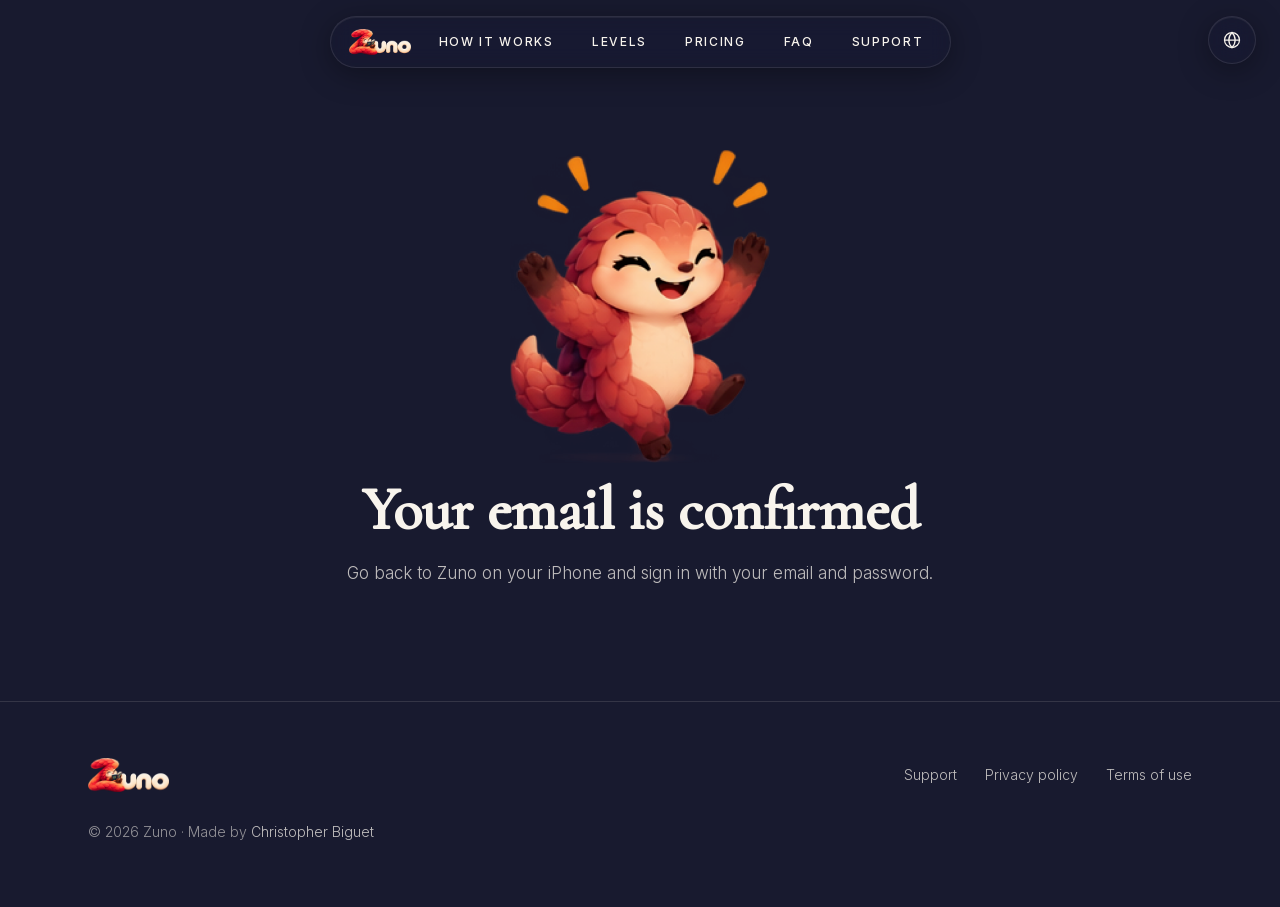
<file: confirmed.html>
<!doctype html>
<html lang="en">
<head>
<meta charset="utf-8">
<meta name="viewport" content="width=device-width, initial-scale=1">
<title>Email confirmed · Zuno</title>
<meta name="description" content="Your Zuno email is confirmed.">
<meta property="og:title" content="Email confirmed · Zuno">
<meta property="og:description" content="Your Zuno email is confirmed.">
<meta property="og:image" content="https://zunolanguages.com/assets/share.jpg">
<meta property="og:image:width" content="1200">
<meta property="og:image:height" content="630">
<meta property="og:image:alt" content="Zuno's pangolin riding a golden cloud">
<meta name="twitter:image" content="https://zunolanguages.com/assets/share.jpg">
<meta name="theme-color" content="#181A2F">
<link rel="icon" href="assets/favicon.png">
<link rel="apple-touch-icon" href="assets/apple-touch-icon.png">
<link rel="stylesheet" href="assets/fonts.css">
<link rel="stylesheet" href="assets/style.css">
<link rel="alternate" hreflang="en" href="https://zunolanguages.com/confirmed.html">
<link rel="alternate" hreflang="fr" href="https://zunolanguages.com/fr/confirmed.html">
<link rel="alternate" hreflang="x-default" href="https://zunolanguages.com/confirmed.html">
<script>
  // First visit from a French browser: open the French page (a choice made in the globe menu wins).
  try { if (!localStorage.getItem("zuno-lang") && /^fr\b/i.test(navigator.language || "") && !/type=recovery/.test(location.search + location.hash))
    location.replace("fr/" + location.pathname.split("/").pop() + location.search + location.hash); } catch (e) {}
</script>
<script>
  // A password-reset link (e.g. sent from the Supabase dashboard) lands here too: hand it to the
  // reset page, which opens the app on an iPhone and asks for the phone on a computer.
  if (/type=recovery/.test(location.search + location.hash)) location.replace('reset.html' + location.search + location.hash);
</script>
</head>
<body>
<div class="wrap">
<div class="nav-wrap"><nav class="nav-pill" aria-label="Main">
  <a class="nav-mark is-shown" href="./" aria-label="Zuno home"><img src="assets/wordmark.webp" alt="Zuno"></a>
  <a class="nav-link" href="./#loop">How it works</a>
  <a class="nav-link nav-opt" href="./#levels">Levels</a>
  <a class="nav-link" href="./#pricing">Pricing</a>
  <a class="nav-link nav-opt" href="./#faq">FAQ</a>
  <a class="nav-link" href="support.html">Support</a>
</nav>
<details class="lang"><summary aria-label="Language: English"><svg viewBox="0 0 24 24" fill="none" stroke="currentColor" stroke-width="1.5" stroke-linecap="round" aria-hidden="true"><circle cx="12" cy="12" r="9"/><path d="M3 12h18M12 3c2.5 2.6 3.8 5.6 3.8 9s-1.3 6.4-3.8 9c-2.5-2.6-3.8-5.6-3.8-9S9.5 5.6 12 3z"/></svg></summary><div class="lang-menu"><a href="fr/confirmed.html" hreflang="fr" lang="fr" data-lang="fr"><b>FR</b>Français</a><a href="confirmed.html" hreflang="en" lang="en" data-lang="en" aria-current="true"><b>EN</b>English</a></div></details></div>
<main>
<div class="center">
<img src="assets/mascot-celebrate.png" alt="Zuno's pangolin celebrating">
<h1 style="font-family:var(--serif);font-weight:600">Your email is confirmed</h1>
<p style="color:var(--text-2)">Go back to Zuno on your iPhone and sign in with your email and password.</p>
</div>
</main>
</div>
<footer class="site"><div class="wrap">
  <div class="row">
    <img src="assets/wordmark.webp" alt="Zuno">
    <nav aria-label="Footer"><a class="link-underline" href="support.html">Support</a><a class="link-underline" href="privacy.html">Privacy policy</a><a class="link-underline" href="terms.html">Terms of use</a></nav>
  </div>
  <p style="margin:28px 0 0">© 2026 Zuno · Made by <a class="link-underline" href="https://christopherbiguet.com">Christopher Biguet</a></p>
</div></footer>
<script src="assets/lenis.min.js"></script>
<script src="assets/site.js"></script>
</body>
</html>
</file>
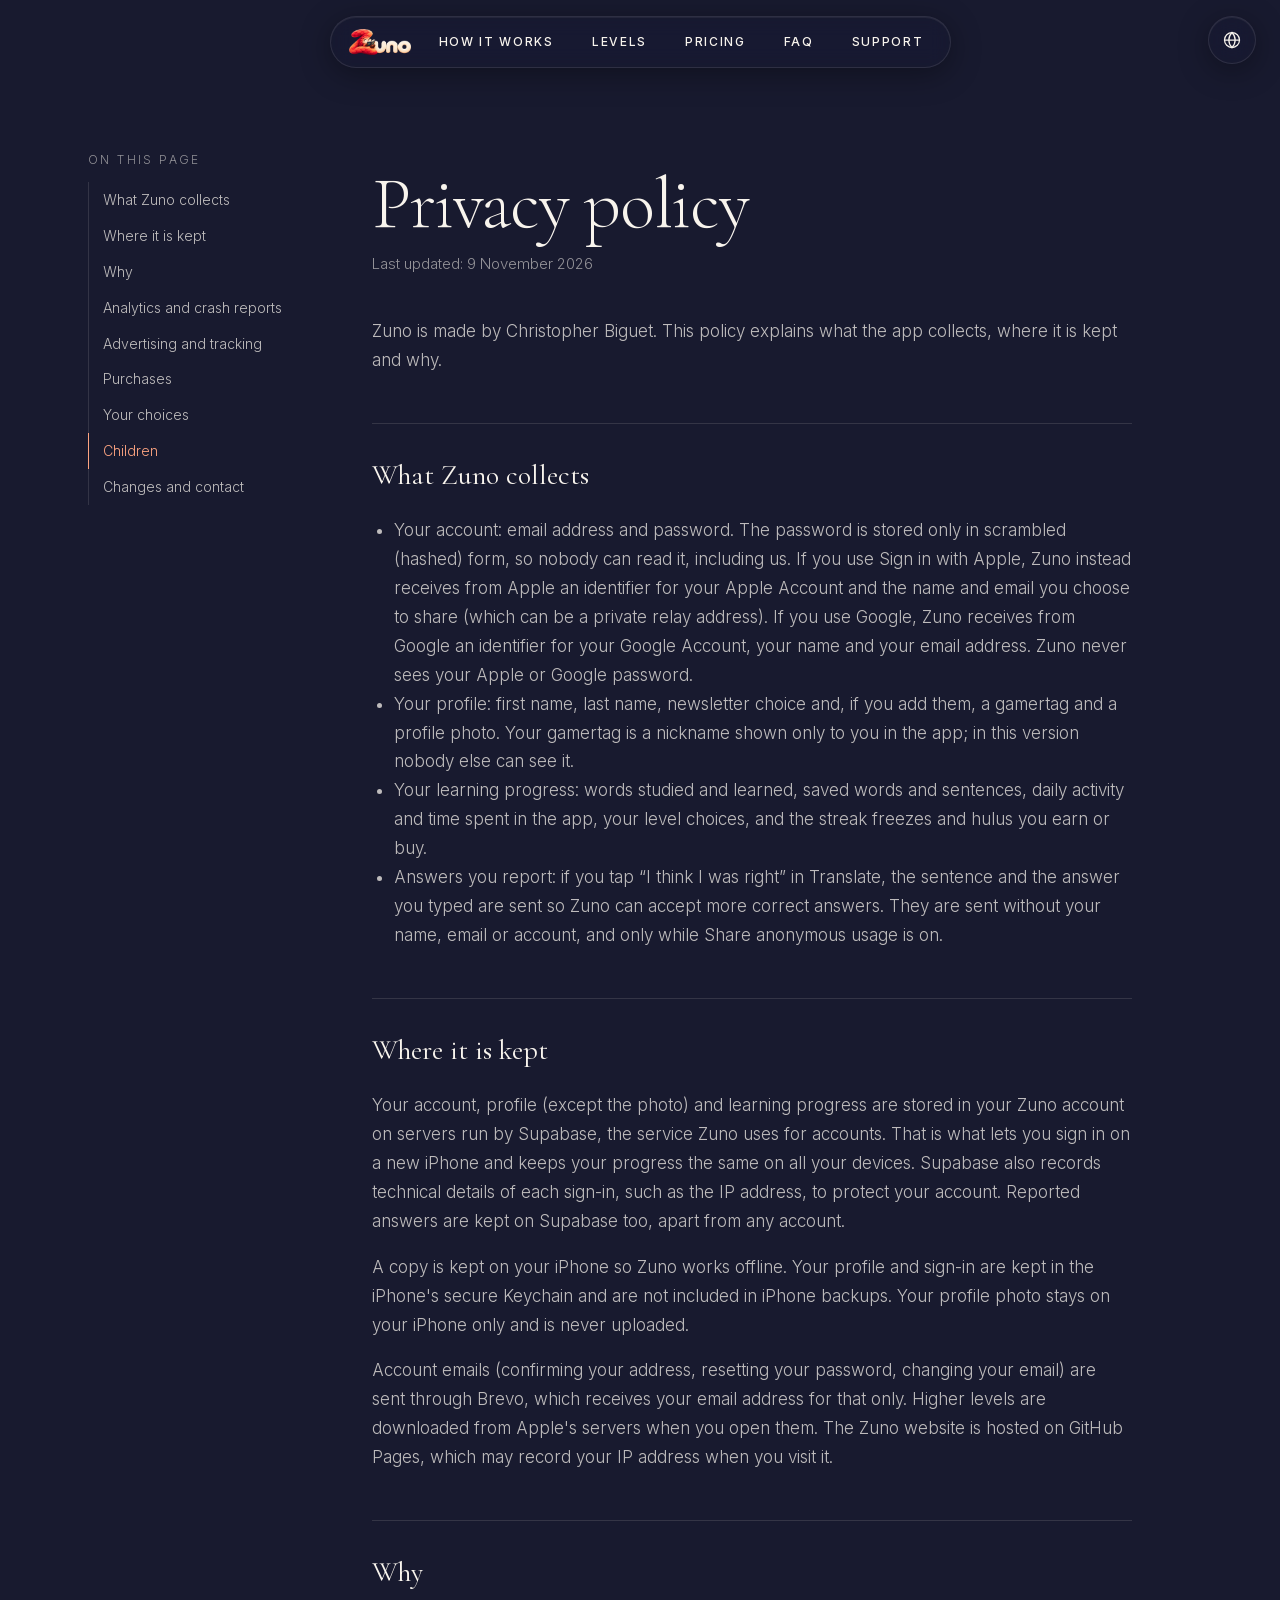
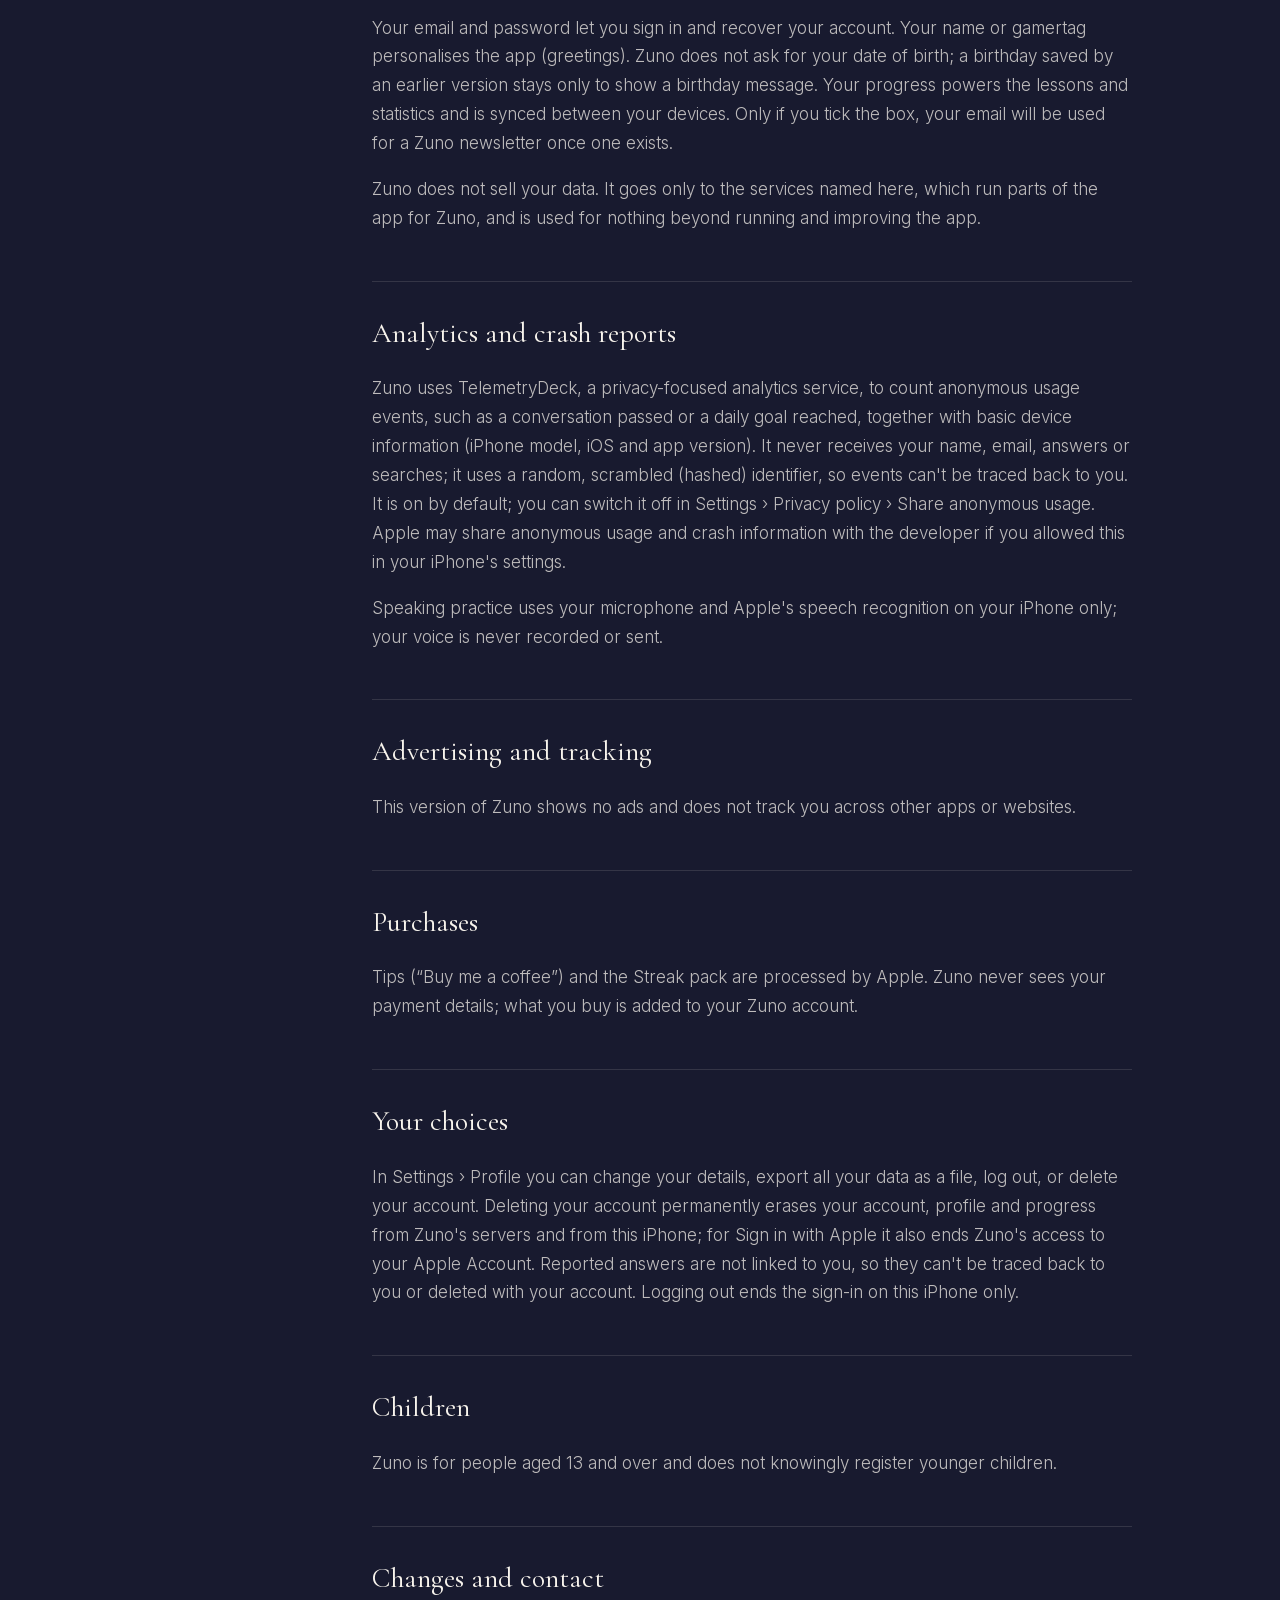
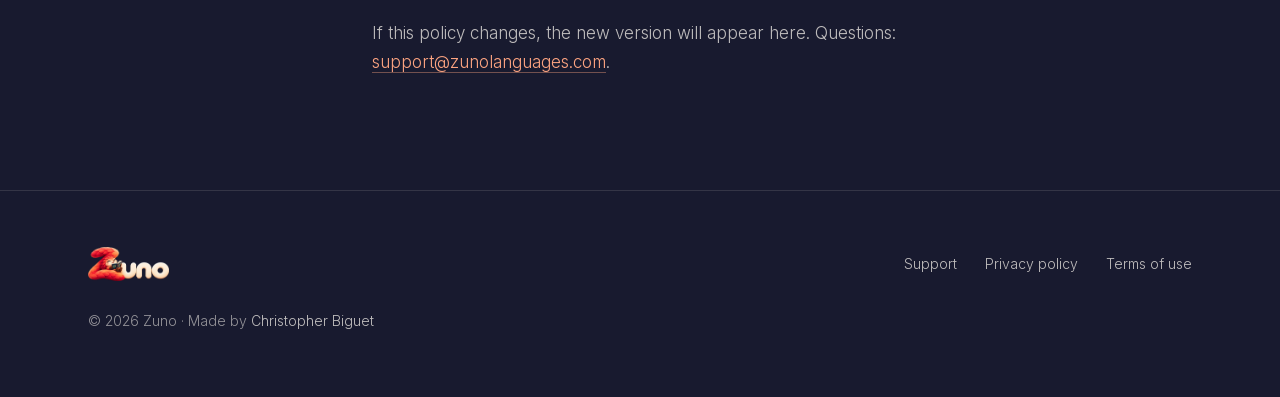
<file: privacy.html>
<!doctype html>
<html lang="en">
<head>
<meta charset="utf-8">
<meta name="viewport" content="width=device-width, initial-scale=1">
<title>Privacy policy · Zuno</title>
<meta name="description" content="What Zuno collects, where it is kept and why.">
<meta property="og:title" content="Privacy policy · Zuno">
<meta property="og:description" content="What Zuno collects, where it is kept and why.">
<meta property="og:image" content="https://zunolanguages.com/assets/share.jpg">
<meta property="og:image:width" content="1200">
<meta property="og:image:height" content="630">
<meta property="og:image:alt" content="Zuno's pangolin riding a golden cloud">
<meta name="twitter:image" content="https://zunolanguages.com/assets/share.jpg">
<meta name="theme-color" content="#181A2F">
<link rel="icon" href="assets/favicon.png">
<link rel="apple-touch-icon" href="assets/apple-touch-icon.png">
<link rel="stylesheet" href="assets/fonts.css">
<link rel="stylesheet" href="assets/style.css">
<link rel="alternate" hreflang="en" href="https://zunolanguages.com/privacy.html">
<link rel="alternate" hreflang="fr" href="https://zunolanguages.com/fr/privacy.html">
<link rel="alternate" hreflang="x-default" href="https://zunolanguages.com/privacy.html">
<script>
  // First visit from a French browser: open the French page (a choice made in the globe menu wins).
  try { if (!localStorage.getItem("zuno-lang") && /^fr\b/i.test(navigator.language || "") && !/type=recovery/.test(location.search + location.hash))
    location.replace("fr/" + location.pathname.split("/").pop() + location.search + location.hash); } catch (e) {}
</script>
</head>
<body>
<div class="wrap">
<div class="nav-wrap"><nav class="nav-pill" aria-label="Main">
  <a class="nav-mark is-shown" href="./" aria-label="Zuno home"><img src="assets/wordmark.webp" alt="Zuno"></a>
  <a class="nav-link" href="./#loop">How it works</a>
  <a class="nav-link nav-opt" href="./#levels">Levels</a>
  <a class="nav-link" href="./#pricing">Pricing</a>
  <a class="nav-link nav-opt" href="./#faq">FAQ</a>
  <a class="nav-link" href="support.html">Support</a>
</nav>
<details class="lang"><summary aria-label="Language: English"><svg viewBox="0 0 24 24" fill="none" stroke="currentColor" stroke-width="1.5" stroke-linecap="round" aria-hidden="true"><circle cx="12" cy="12" r="9"/><path d="M3 12h18M12 3c2.5 2.6 3.8 5.6 3.8 9s-1.3 6.4-3.8 9c-2.5-2.6-3.8-5.6-3.8-9S9.5 5.6 12 3z"/></svg></summary><div class="lang-menu"><a href="fr/privacy.html" hreflang="fr" lang="fr" data-lang="fr"><b>FR</b>Français</a><a href="privacy.html" hreflang="en" lang="en" data-lang="en" aria-current="true"><b>EN</b>English</a></div></details></div>
<main>
<div class="doc-layout"><nav class="toc" aria-label="On this page"><p>On this page</p></nav>
<div class="doc"><h1>Privacy policy</h1>
<p class="updated">Last updated: 9 November 2026</p>
<p>Zuno is made by Christopher Biguet. This policy explains what the app collects, where it is kept and why.</p>
<h2>What Zuno collects</h2>
<ul>
<li>Your account: email address and password. The password is stored only in scrambled (hashed) form, so nobody can read it, including us. If you use Sign in with Apple, Zuno instead receives from Apple an identifier for your Apple Account and the name and email you choose to share (which can be a private relay address). If you use Google, Zuno receives from Google an identifier for your Google Account, your name and your email address. Zuno never sees your Apple or Google password.</li>
<li>Your profile: first name, last name, newsletter choice and, if you add them, a gamertag and a profile photo. Your gamertag is a nickname shown only to you in the app; in this version nobody else can see it.</li>
<li>Your learning progress: words studied and learned, saved words and sentences, daily activity and time spent in the app, your level choices, and the streak freezes and hulus you earn or buy.</li>
<li>Answers you report: if you tap “I think I was right” in Translate, the sentence and the answer you typed are sent so Zuno can accept more correct answers. They are sent without your name, email or account, and only while Share anonymous usage is on.</li>
</ul>
<h2>Where it is kept</h2>
<p>Your account, profile (except the photo) and learning progress are stored in your Zuno account on servers run by Supabase, the service Zuno uses for accounts. That is what lets you sign in on a new iPhone and keeps your progress the same on all your devices. Supabase also records technical details of each sign-in, such as the IP address, to protect your account. Reported answers are kept on Supabase too, apart from any account.</p>
<p>A copy is kept on your iPhone so Zuno works offline. Your profile and sign-in are kept in the iPhone&#x27;s secure Keychain and are not included in iPhone backups. Your profile photo stays on your iPhone only and is never uploaded.</p>
<p>Account emails (confirming your address, resetting your password, changing your email) are sent through Brevo, which receives your email address for that only. Higher levels are downloaded from Apple&#x27;s servers when you open them. The Zuno website is hosted on GitHub Pages, which may record your IP address when you visit it.</p>
<h2>Why</h2>
<p>Your email and password let you sign in and recover your account. Your name or gamertag personalises the app (greetings). Zuno does not ask for your date of birth; a birthday saved by an earlier version stays only to show a birthday message. Your progress powers the lessons and statistics and is synced between your devices. Only if you tick the box, your email will be used for a Zuno newsletter once one exists.</p>
<p>Zuno does not sell your data. It goes only to the services named here, which run parts of the app for Zuno, and is used for nothing beyond running and improving the app.</p>
<h2>Analytics and crash reports</h2>
<p>Zuno uses TelemetryDeck, a privacy-focused analytics service, to count anonymous usage events, such as a conversation passed or a daily goal reached, together with basic device information (iPhone model, iOS and app version). It never receives your name, email, answers or searches; it uses a random, scrambled (hashed) identifier, so events can&#x27;t be traced back to you. It is on by default; you can switch it off in Settings › Privacy policy › Share anonymous usage. Apple may share anonymous usage and crash information with the developer if you allowed this in your iPhone&#x27;s settings.</p>
<p>Speaking practice uses your microphone and Apple&#x27;s speech recognition on your iPhone only; your voice is never recorded or sent.</p>
<h2>Advertising and tracking</h2>
<p>This version of Zuno shows no ads and does not track you across other apps or websites.</p>
<h2>Purchases</h2>
<p>Tips (“Buy me a coffee”) and the Streak pack are processed by Apple. Zuno never sees your payment details; what you buy is added to your Zuno account.</p>
<h2>Your choices</h2>
<p>In Settings › Profile you can change your details, export all your data as a file, log out, or delete your account. Deleting your account permanently erases your account, profile and progress from Zuno&#x27;s servers and from this iPhone; for Sign in with Apple it also ends Zuno&#x27;s access to your Apple Account. Reported answers are not linked to you, so they can&#x27;t be traced back to you or deleted with your account. Logging out ends the sign-in on this iPhone only.</p>
<h2>Children</h2>
<p>Zuno is for people aged 13 and over and does not knowingly register younger children.</p>
<h2>Changes and contact</h2>
<p>If this policy changes, the new version will appear here. Questions: <a href="mailto:support@zunolanguages.com">support@zunolanguages.com</a>.</p>
</div>
</div>
</main>
</div>
<footer class="site"><div class="wrap">
  <div class="row">
    <img src="assets/wordmark.webp" alt="Zuno">
    <nav aria-label="Footer"><a class="link-underline" href="support.html">Support</a><a class="link-underline" href="privacy.html">Privacy policy</a><a class="link-underline" href="terms.html">Terms of use</a></nav>
  </div>
  <p style="margin:28px 0 0">© 2026 Zuno · Made by <a class="link-underline" href="https://christopherbiguet.com">Christopher Biguet</a></p>
</div></footer>
<script src="assets/lenis.min.js"></script>
<script src="assets/site.js"></script>
</body>
</html>
</file>
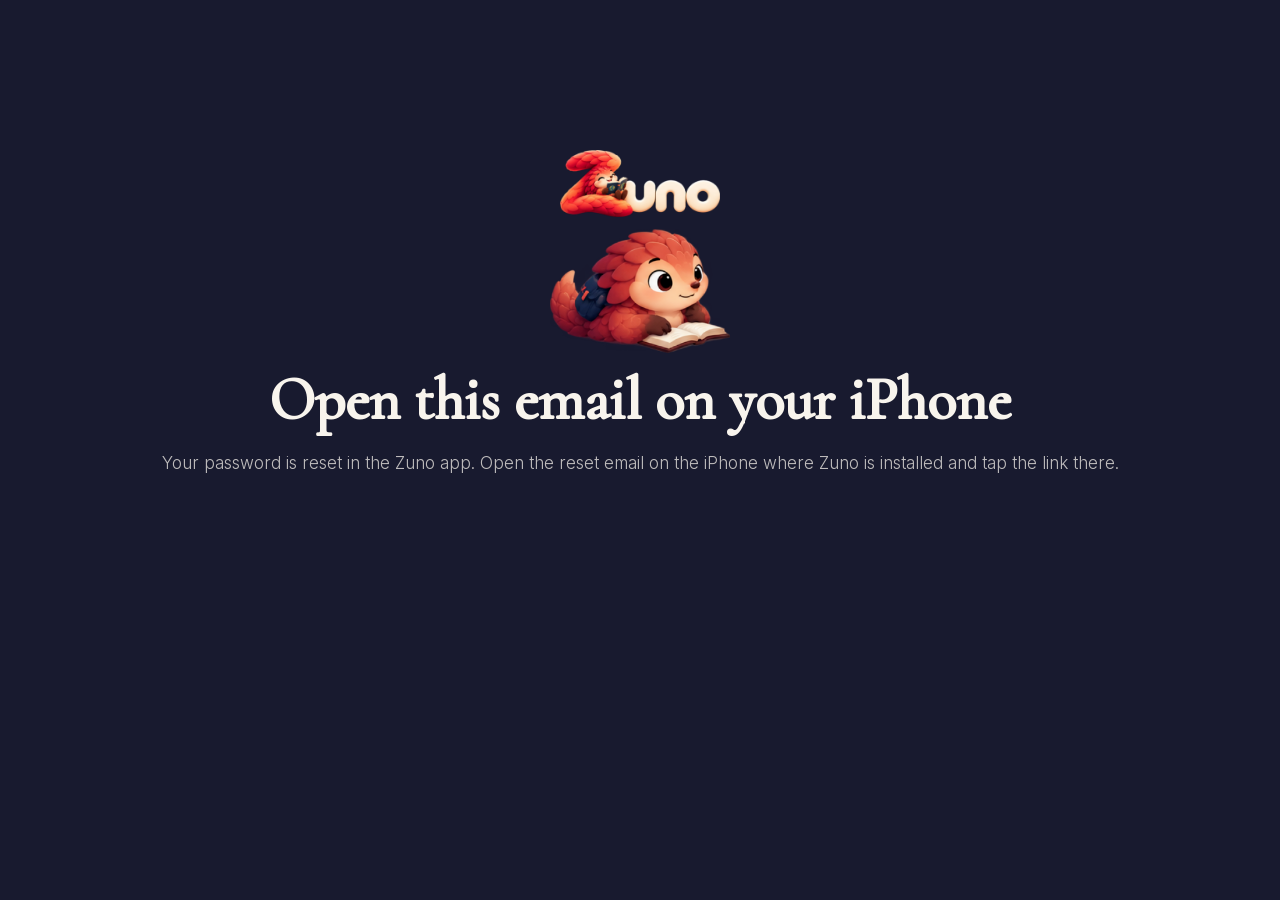
<file: reset.html>
<!doctype html>
<html lang="en">
<head>
<meta charset="utf-8">
<meta name="viewport" content="width=device-width, initial-scale=1">
<meta name="robots" content="noindex">
<title>Reset your password · Zuno</title>
<meta name="theme-color" content="#181A2F">
<link rel="icon" href="assets/favicon.png">
<link rel="apple-touch-icon" href="assets/apple-touch-icon.png">
<link rel="stylesheet" href="assets/fonts.css">
<link rel="stylesheet" href="assets/style.css">
<script>
  // First visit from a French browser: open the French page (a choice made in the globe menu wins).
  try { if (!localStorage.getItem("zuno-lang") && /^fr\b/i.test(navigator.language || ""))
    location.replace("fr/" + location.pathname.split("/").pop() + location.search + location.hash); } catch (e) {}
</script>
<style>
  /* Only one of the three messages shows; the script picks it. Nothing else from the site is linked here. */
  .msg { display: none; }
  .btn { display: inline-block; margin-top: 18px; padding: 12px 22px; border-radius: 999px; background: #FDA481; color: #181A2F; font-weight: 600; text-decoration: none; }
  .small { color: var(--text-2); font-size: 14px; margin-top: 14px; }
</style>
</head>
<body>
<div class="wrap">
<main>
<div class="center">
<img src="assets/wordmark.webp" alt="Zuno" style="max-width:160px">

<!-- iPhone / iPad: forwarded straight into the app. -->
<div class="msg" id="phone">
  <h1 style="font-family:var(--serif);font-weight:600">Opening Zuno…</h1>
  <p style="color:var(--text-2)">Zuno should open on “Set a new password”.</p>
  <a class="btn" id="open">Open Zuno</a>
  <p class="small">Nothing happens? Make sure Zuno is installed on this iPhone, then tap the button.</p>
</div>

<!-- Computer: the link only works inside the app. -->
<div class="msg" id="computer">
  <img src="assets/mascot-reading.png" alt="" style="max-width:180px">
  <h1 style="font-family:var(--serif);font-weight:600">Open this email on your iPhone</h1>
  <p style="color:var(--text-2)">Your password is reset in the Zuno app. Open the reset email on the iPhone where Zuno is installed and tap the link there.</p>
</div>

<!-- Old or already-used link. -->
<div class="msg" id="expired">
  <img src="assets/mascot-cloud.png" alt="" style="max-width:180px">
  <h1 style="font-family:var(--serif);font-weight:600">This link has expired</h1>
  <p style="color:var(--text-2)">Reset links work once and only for a short time. In Zuno, go to Sign In › Forgot password to get a new one.</p>
</div>

<noscript><p>Open this email on your iPhone and tap the link there.</p></noscript>
</div>
</main>
</div>
<script>
  // Supabase sends the learner here after checking the reset link (?code=… or #access_token=…).
  // Everything after the address is passed on unchanged to the app's own link.
  var params = location.search + location.hash;
  var expired = /error_code=otp_expired|error=access_denied/.test(params);
  var ios = /iPhone|iPad|iPod/.test(navigator.userAgent) || (navigator.platform === 'MacIntel' && navigator.maxTouchPoints > 1);
  var show = function (id) { document.getElementById(id).style.display = 'block'; };
  if (expired) {
    show('expired');
  } else if (ios) {
    var target = 'zuno://reset-password' + location.search + location.hash;
    document.getElementById('open').href = target;
    show('phone');
    location.replace(target);
  } else {
    show('computer');
  }
</script>
</body>
</html>
</file>
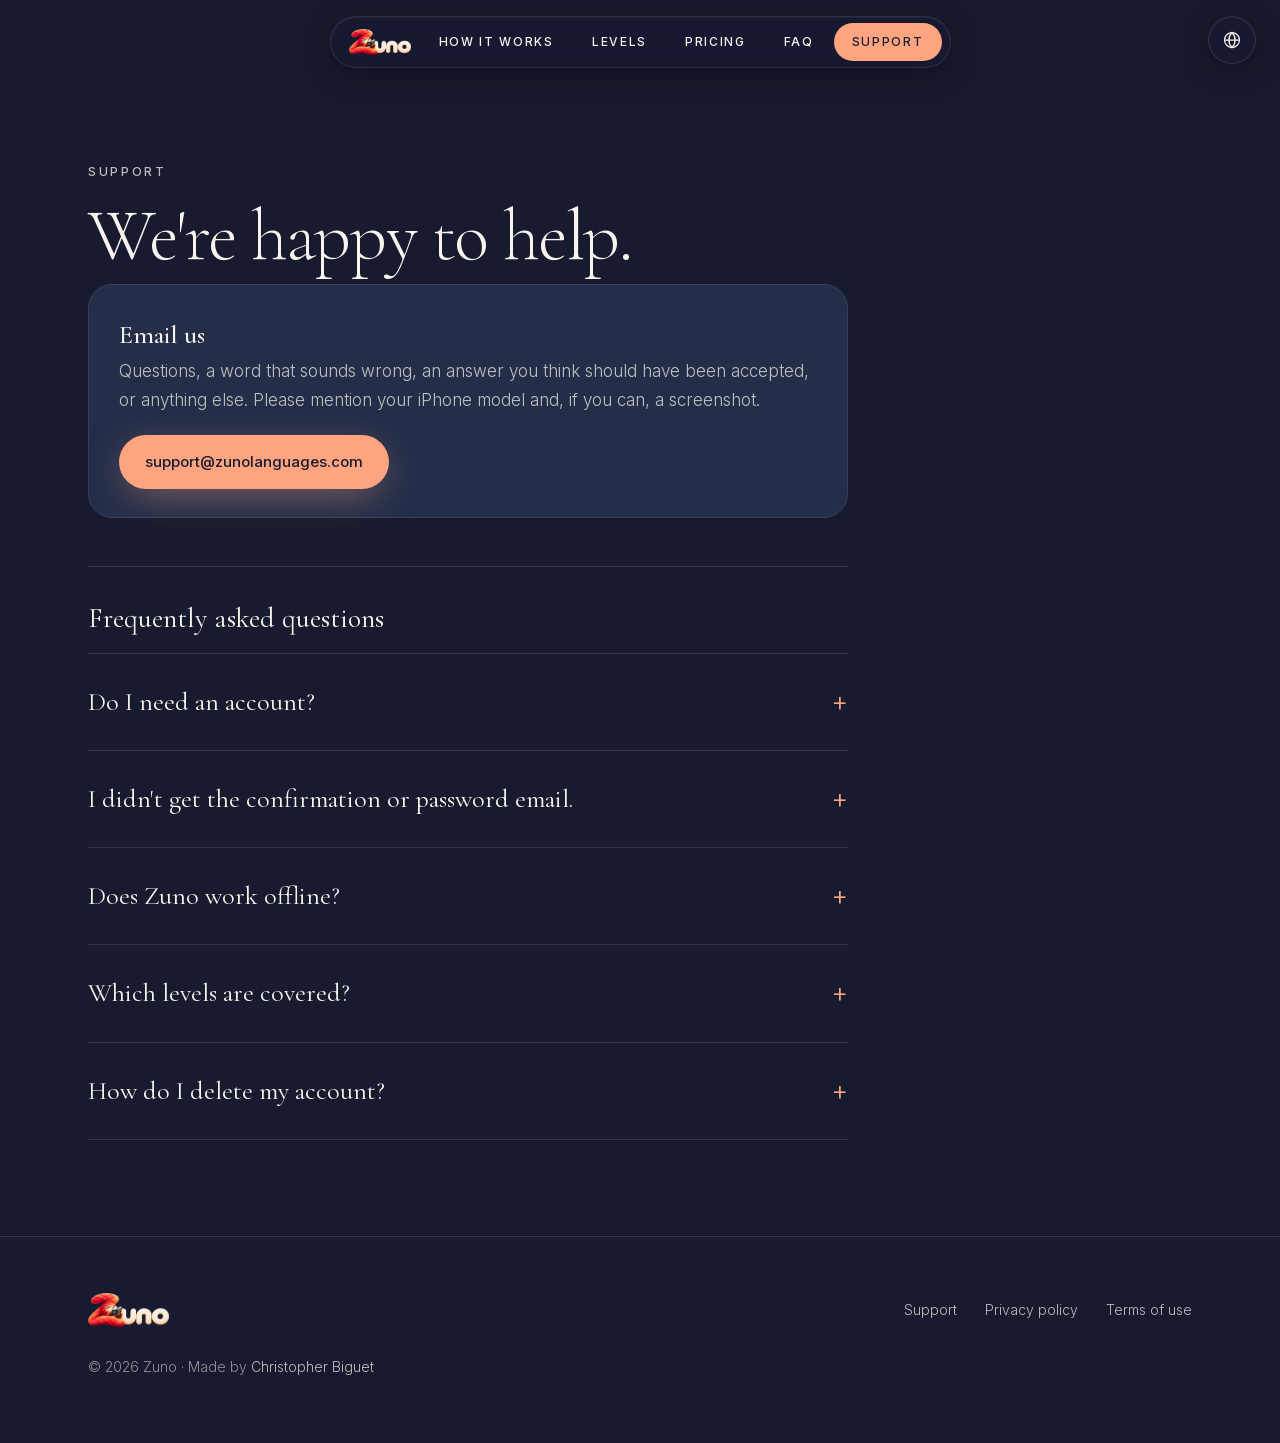
<file: support.html>
<!doctype html>
<html lang="en">
<head>
<meta charset="utf-8">
<meta name="viewport" content="width=device-width, initial-scale=1">
<title>Support · Zuno</title>
<meta name="description" content="Get help with Zuno, the Mandarin learning app.">
<meta property="og:title" content="Support · Zuno">
<meta property="og:description" content="Get help with Zuno, the Mandarin learning app.">
<meta property="og:image" content="https://zunolanguages.com/assets/share.jpg">
<meta property="og:image:width" content="1200">
<meta property="og:image:height" content="630">
<meta property="og:image:alt" content="Zuno's pangolin riding a golden cloud">
<meta name="twitter:image" content="https://zunolanguages.com/assets/share.jpg">
<meta name="theme-color" content="#181A2F">
<link rel="icon" href="assets/favicon.png">
<link rel="apple-touch-icon" href="assets/apple-touch-icon.png">
<link rel="stylesheet" href="assets/fonts.css">
<link rel="stylesheet" href="assets/style.css">
<link rel="alternate" hreflang="en" href="https://zunolanguages.com/support.html">
<link rel="alternate" hreflang="fr" href="https://zunolanguages.com/fr/support.html">
<link rel="alternate" hreflang="x-default" href="https://zunolanguages.com/support.html">
<script>
  // First visit from a French browser: open the French page (a choice made in the globe menu wins).
  try { if (!localStorage.getItem("zuno-lang") && /^fr\b/i.test(navigator.language || "") && !/type=recovery/.test(location.search + location.hash))
    location.replace("fr/" + location.pathname.split("/").pop() + location.search + location.hash); } catch (e) {}
</script>
</head>
<body>
<div class="wrap">
<div class="nav-wrap"><nav class="nav-pill" aria-label="Main">
  <a class="nav-mark is-shown" href="./" aria-label="Zuno home"><img src="assets/wordmark.webp" alt="Zuno"></a>
  <a class="nav-link" href="./#loop">How it works</a>
  <a class="nav-link nav-opt" href="./#levels">Levels</a>
  <a class="nav-link" href="./#pricing">Pricing</a>
  <a class="nav-link nav-opt" href="./#faq">FAQ</a>
  <a class="nav-link" href="support.html" aria-current="page">Support</a>
</nav>
<details class="lang"><summary aria-label="Language: English"><svg viewBox="0 0 24 24" fill="none" stroke="currentColor" stroke-width="1.5" stroke-linecap="round" aria-hidden="true"><circle cx="12" cy="12" r="9"/><path d="M3 12h18M12 3c2.5 2.6 3.8 5.6 3.8 9s-1.3 6.4-3.8 9c-2.5-2.6-3.8-5.6-3.8-9S9.5 5.6 12 3z"/></svg></summary><div class="lang-menu"><a href="fr/support.html" hreflang="fr" lang="fr" data-lang="fr"><b>FR</b>Français</a><a href="support.html" hreflang="en" lang="en" data-lang="en" aria-current="true"><b>EN</b>English</a></div></details></div>
<main>
<div class="doc">
<p class="eyebrow">Support</p>
<h1>We're happy to help.</h1>
<div class="contact-card">
  <p><strong>Email us</strong>Questions, a word that sounds wrong, an answer you think should have been accepted, or anything else. Please mention your iPhone model and, if you can, a screenshot.</p>
  <a class="pill-btn" href="mailto:support@zunolanguages.com">support@zunolanguages.com</a>
</div>
<h2>Frequently asked questions</h2>
<div class="faq">
  <details><summary>Do I need an account?</summary><p>No. You can start as a guest with the first three conversations. Create a free account to keep going and to keep your progress on all your devices.</p></details>
  <details><summary>I didn't get the confirmation or password email.</summary><p>Check your spam folder, wait a few minutes, then try again. If it still doesn't arrive, email us.</p></details>
  <details><summary>Does Zuno work offline?</summary><p>Yes. Lessons and voices are inside the app. Your progress syncs the next time you're online.</p></details>
  <details><summary>Which levels are covered?</summary><p>All HSK 1–9, with conversations, missions and recorded voices at every level. HSK 4–9 download inside the app when you reach them.</p></details>
  <details><summary>How do I delete my account?</summary><p>In the app: Settings › Profile › Delete my account. It permanently erases your account, profile and progress.</p></details>
</div>
</div>
</main>
</div>
<footer class="site"><div class="wrap">
  <div class="row">
    <img src="assets/wordmark.webp" alt="Zuno">
    <nav aria-label="Footer"><a class="link-underline" href="support.html">Support</a><a class="link-underline" href="privacy.html">Privacy policy</a><a class="link-underline" href="terms.html">Terms of use</a></nav>
  </div>
  <p style="margin:28px 0 0">© 2026 Zuno · Made by <a class="link-underline" href="https://christopherbiguet.com">Christopher Biguet</a></p>
</div></footer>
<script src="assets/lenis.min.js"></script>
<script src="assets/site.js"></script>
</body>
</html>
</file>
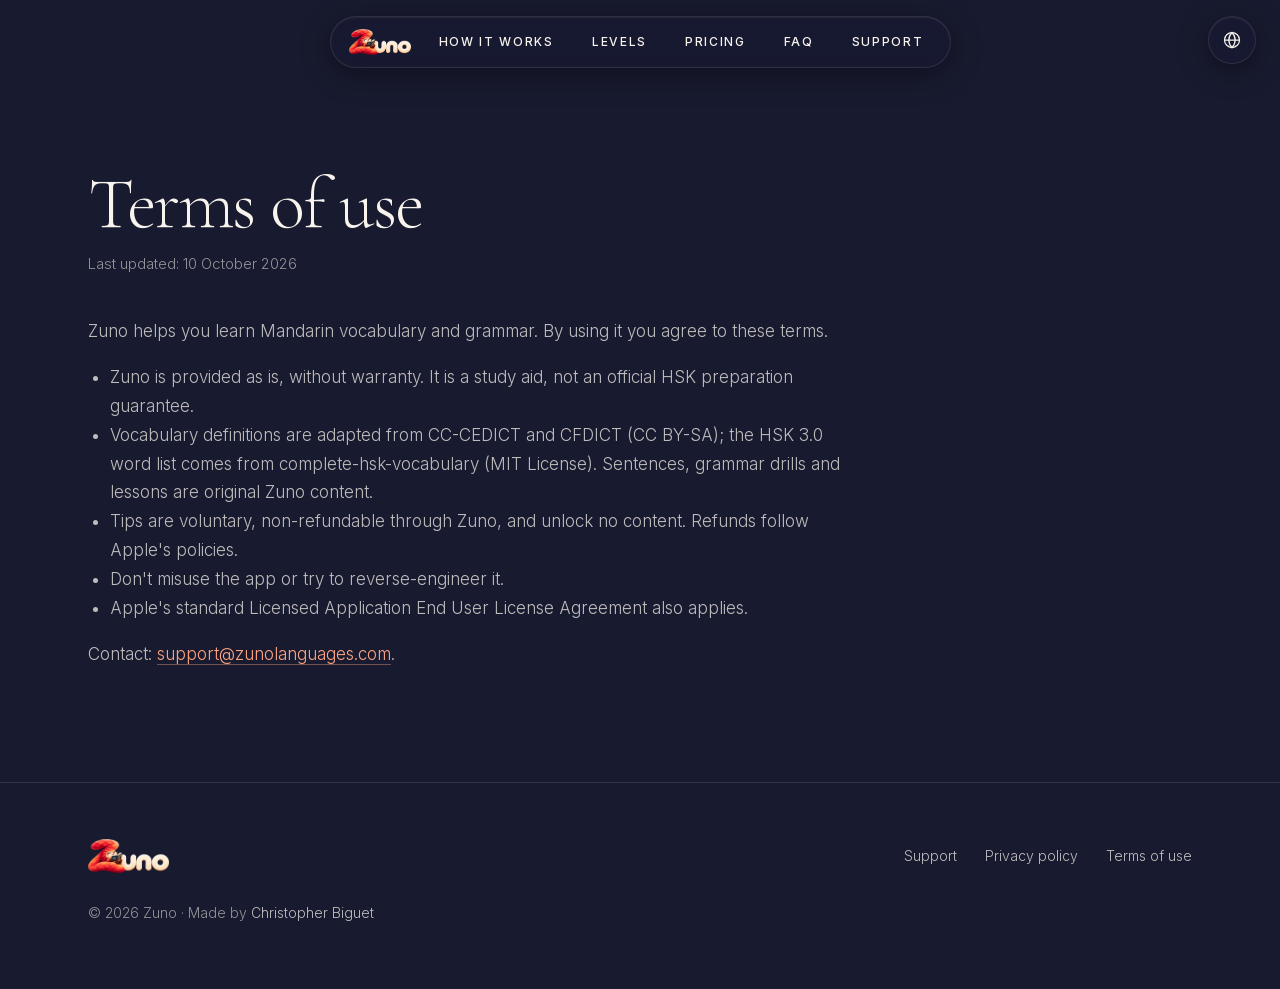
<file: terms.html>
<!doctype html>
<html lang="en">
<head>
<meta charset="utf-8">
<meta name="viewport" content="width=device-width, initial-scale=1">
<title>Terms of use · Zuno</title>
<meta name="description" content="Zuno's terms of use.">
<meta property="og:title" content="Terms of use · Zuno">
<meta property="og:description" content="Zuno's terms of use.">
<meta property="og:image" content="https://zunolanguages.com/assets/share.jpg">
<meta property="og:image:width" content="1200">
<meta property="og:image:height" content="630">
<meta property="og:image:alt" content="Zuno's pangolin riding a golden cloud">
<meta name="twitter:image" content="https://zunolanguages.com/assets/share.jpg">
<meta name="theme-color" content="#181A2F">
<link rel="icon" href="assets/favicon.png">
<link rel="apple-touch-icon" href="assets/apple-touch-icon.png">
<link rel="stylesheet" href="assets/fonts.css">
<link rel="stylesheet" href="assets/style.css">
<link rel="alternate" hreflang="en" href="https://zunolanguages.com/terms.html">
<link rel="alternate" hreflang="fr" href="https://zunolanguages.com/fr/terms.html">
<link rel="alternate" hreflang="x-default" href="https://zunolanguages.com/terms.html">
<script>
  // First visit from a French browser: open the French page (a choice made in the globe menu wins).
  try { if (!localStorage.getItem("zuno-lang") && /^fr\b/i.test(navigator.language || "") && !/type=recovery/.test(location.search + location.hash))
    location.replace("fr/" + location.pathname.split("/").pop() + location.search + location.hash); } catch (e) {}
</script>
</head>
<body>
<div class="wrap">
<div class="nav-wrap"><nav class="nav-pill" aria-label="Main">
  <a class="nav-mark is-shown" href="./" aria-label="Zuno home"><img src="assets/wordmark.webp" alt="Zuno"></a>
  <a class="nav-link" href="./#loop">How it works</a>
  <a class="nav-link nav-opt" href="./#levels">Levels</a>
  <a class="nav-link" href="./#pricing">Pricing</a>
  <a class="nav-link nav-opt" href="./#faq">FAQ</a>
  <a class="nav-link" href="support.html">Support</a>
</nav>
<details class="lang"><summary aria-label="Language: English"><svg viewBox="0 0 24 24" fill="none" stroke="currentColor" stroke-width="1.5" stroke-linecap="round" aria-hidden="true"><circle cx="12" cy="12" r="9"/><path d="M3 12h18M12 3c2.5 2.6 3.8 5.6 3.8 9s-1.3 6.4-3.8 9c-2.5-2.6-3.8-5.6-3.8-9S9.5 5.6 12 3z"/></svg></summary><div class="lang-menu"><a href="fr/terms.html" hreflang="fr" lang="fr" data-lang="fr"><b>FR</b>Français</a><a href="terms.html" hreflang="en" lang="en" data-lang="en" aria-current="true"><b>EN</b>English</a></div></details></div>
<main>
<div class="doc-layout"><nav class="toc" aria-label="On this page"><p>On this page</p></nav>
<div class="doc"><h1>Terms of use</h1>
<p class="updated">Last updated: 10 October 2026</p>
<p>Zuno helps you learn Mandarin vocabulary and grammar. By using it you agree to these terms.</p>
<ul>
<li>Zuno is provided as is, without warranty. It is a study aid, not an official HSK preparation guarantee.</li>
<li>Vocabulary definitions are adapted from CC-CEDICT and CFDICT (CC BY-SA); the HSK 3.0 word list comes from complete-hsk-vocabulary (MIT License). Sentences, grammar drills and lessons are original Zuno content.</li>
<li>Tips are voluntary, non-refundable through Zuno, and unlock no content. Refunds follow Apple&#x27;s policies.</li>
<li>Don&#x27;t misuse the app or try to reverse-engineer it.</li>
<li>Apple&#x27;s standard Licensed Application End User License Agreement also applies.</li>
</ul>
<p>Contact: <a href="mailto:support@zunolanguages.com">support@zunolanguages.com</a>.</p>
</div>
</div>
</main>
</div>
<footer class="site"><div class="wrap">
  <div class="row">
    <img src="assets/wordmark.webp" alt="Zuno">
    <nav aria-label="Footer"><a class="link-underline" href="support.html">Support</a><a class="link-underline" href="privacy.html">Privacy policy</a><a class="link-underline" href="terms.html">Terms of use</a></nav>
  </div>
  <p style="margin:28px 0 0">© 2026 Zuno · Made by <a class="link-underline" href="https://christopherbiguet.com">Christopher Biguet</a></p>
</div></footer>
<script src="assets/lenis.min.js"></script>
<script src="assets/site.js"></script>
</body>
</html>
</file>
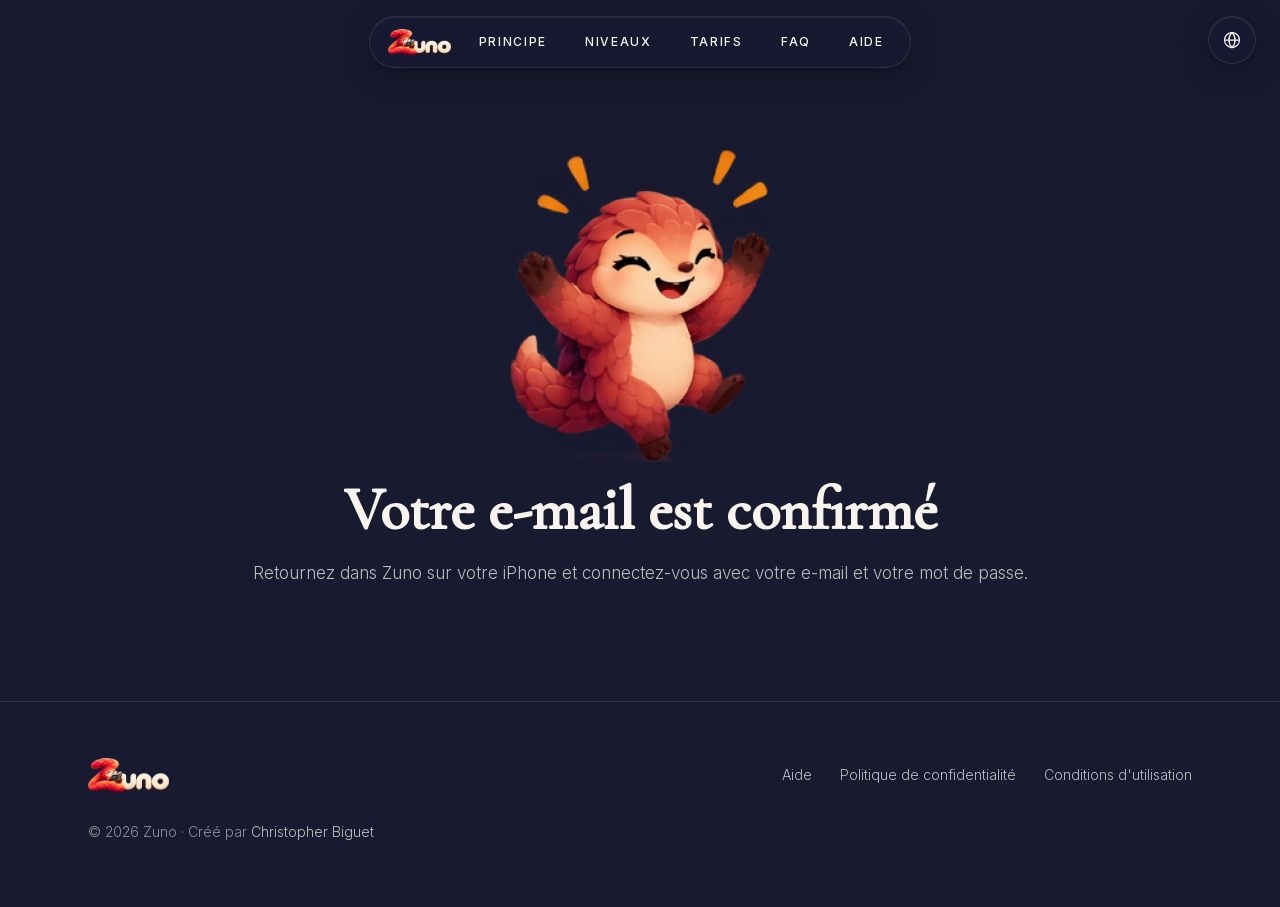
<file: fr/confirmed.html>
<!doctype html>
<html lang="fr">
<head>
<meta charset="utf-8">
<meta name="viewport" content="width=device-width, initial-scale=1">
<title>E-mail confirmé · Zuno</title>
<meta name="description" content="Votre e-mail Zuno est confirmé.">
<meta property="og:locale" content="fr_FR">
<meta property="og:title" content="E-mail confirmé · Zuno">
<meta property="og:description" content="Votre e-mail Zuno est confirmé.">
<meta property="og:image" content="https://zunolanguages.com/assets/share.jpg">
<meta property="og:image:width" content="1200">
<meta property="og:image:height" content="630">
<meta property="og:image:alt" content="Zuno's pangolin riding a golden cloud">
<meta name="twitter:image" content="https://zunolanguages.com/assets/share.jpg">
<meta name="theme-color" content="#181A2F">
<link rel="icon" href="../assets/favicon.png">
<link rel="apple-touch-icon" href="../assets/apple-touch-icon.png">
<link rel="stylesheet" href="../assets/fonts.css">
<link rel="stylesheet" href="../assets/style.css">
<link rel="alternate" hreflang="en" href="https://zunolanguages.com/confirmed.html">
<link rel="alternate" hreflang="fr" href="https://zunolanguages.com/fr/confirmed.html">
<link rel="alternate" hreflang="x-default" href="https://zunolanguages.com/confirmed.html">
<script>
  // Un lien de réinitialisation du mot de passe arrive ici aussi : il est transmis à la page de réinitialisation.
  if (/type=recovery/.test(location.search + location.hash)) location.replace('reset.html' + location.search + location.hash);
</script>
</head>
<body>
<div class="wrap">
<div class="nav-wrap"><nav class="nav-pill" aria-label="Menu principal">
  <a class="nav-mark is-shown" href="./" aria-label="Accueil Zuno"><img src="../assets/wordmark.webp" alt="Zuno"></a>
  <a class="nav-link" href="./#loop">Principe</a>
  <a class="nav-link nav-opt" href="./#levels">Niveaux</a>
  <a class="nav-link" href="./#pricing">Tarifs</a>
  <a class="nav-link nav-opt" href="./#faq">FAQ</a>
  <a class="nav-link" href="support.html">Aide</a>
</nav>
<details class="lang"><summary aria-label="Langue : français"><svg viewBox="0 0 24 24" fill="none" stroke="currentColor" stroke-width="1.5" stroke-linecap="round" aria-hidden="true"><circle cx="12" cy="12" r="9"/><path d="M3 12h18M12 3c2.5 2.6 3.8 5.6 3.8 9s-1.3 6.4-3.8 9c-2.5-2.6-3.8-5.6-3.8-9S9.5 5.6 12 3z"/></svg></summary><div class="lang-menu"><a href="confirmed.html" hreflang="fr" lang="fr" data-lang="fr" aria-current="true"><b>FR</b>Français</a><a href="../confirmed.html" hreflang="en" lang="en" data-lang="en"><b>EN</b>English</a></div></details></div>
<main>
<div class="center">
<img src="../assets/mascot-celebrate.png" alt="Le pangolin de Zuno qui fait la fête">
<h1 style="font-family:var(--serif);font-weight:600">Votre e-mail est confirmé</h1>
<p style="color:var(--text-2)">Retournez dans Zuno sur votre iPhone et connectez-vous avec votre e-mail et votre mot de passe.</p>
</div>
</main>
</div>
<footer class="site"><div class="wrap">
  <div class="row">
    <img src="../assets/wordmark.webp" alt="Zuno">
    <nav aria-label="Pied de page"><a class="link-underline" href="support.html">Aide</a><a class="link-underline" href="privacy.html">Politique de confidentialité</a><a class="link-underline" href="terms.html">Conditions d'utilisation</a></nav>
  </div>
  <p style="margin:28px 0 0">© 2026 Zuno · Créé par <a class="link-underline" href="https://christopherbiguet.com">Christopher Biguet</a></p>
</div></footer>
<script src="../assets/lenis.min.js"></script>
<script src="../assets/site.js"></script>
</body>
</html>
</file>
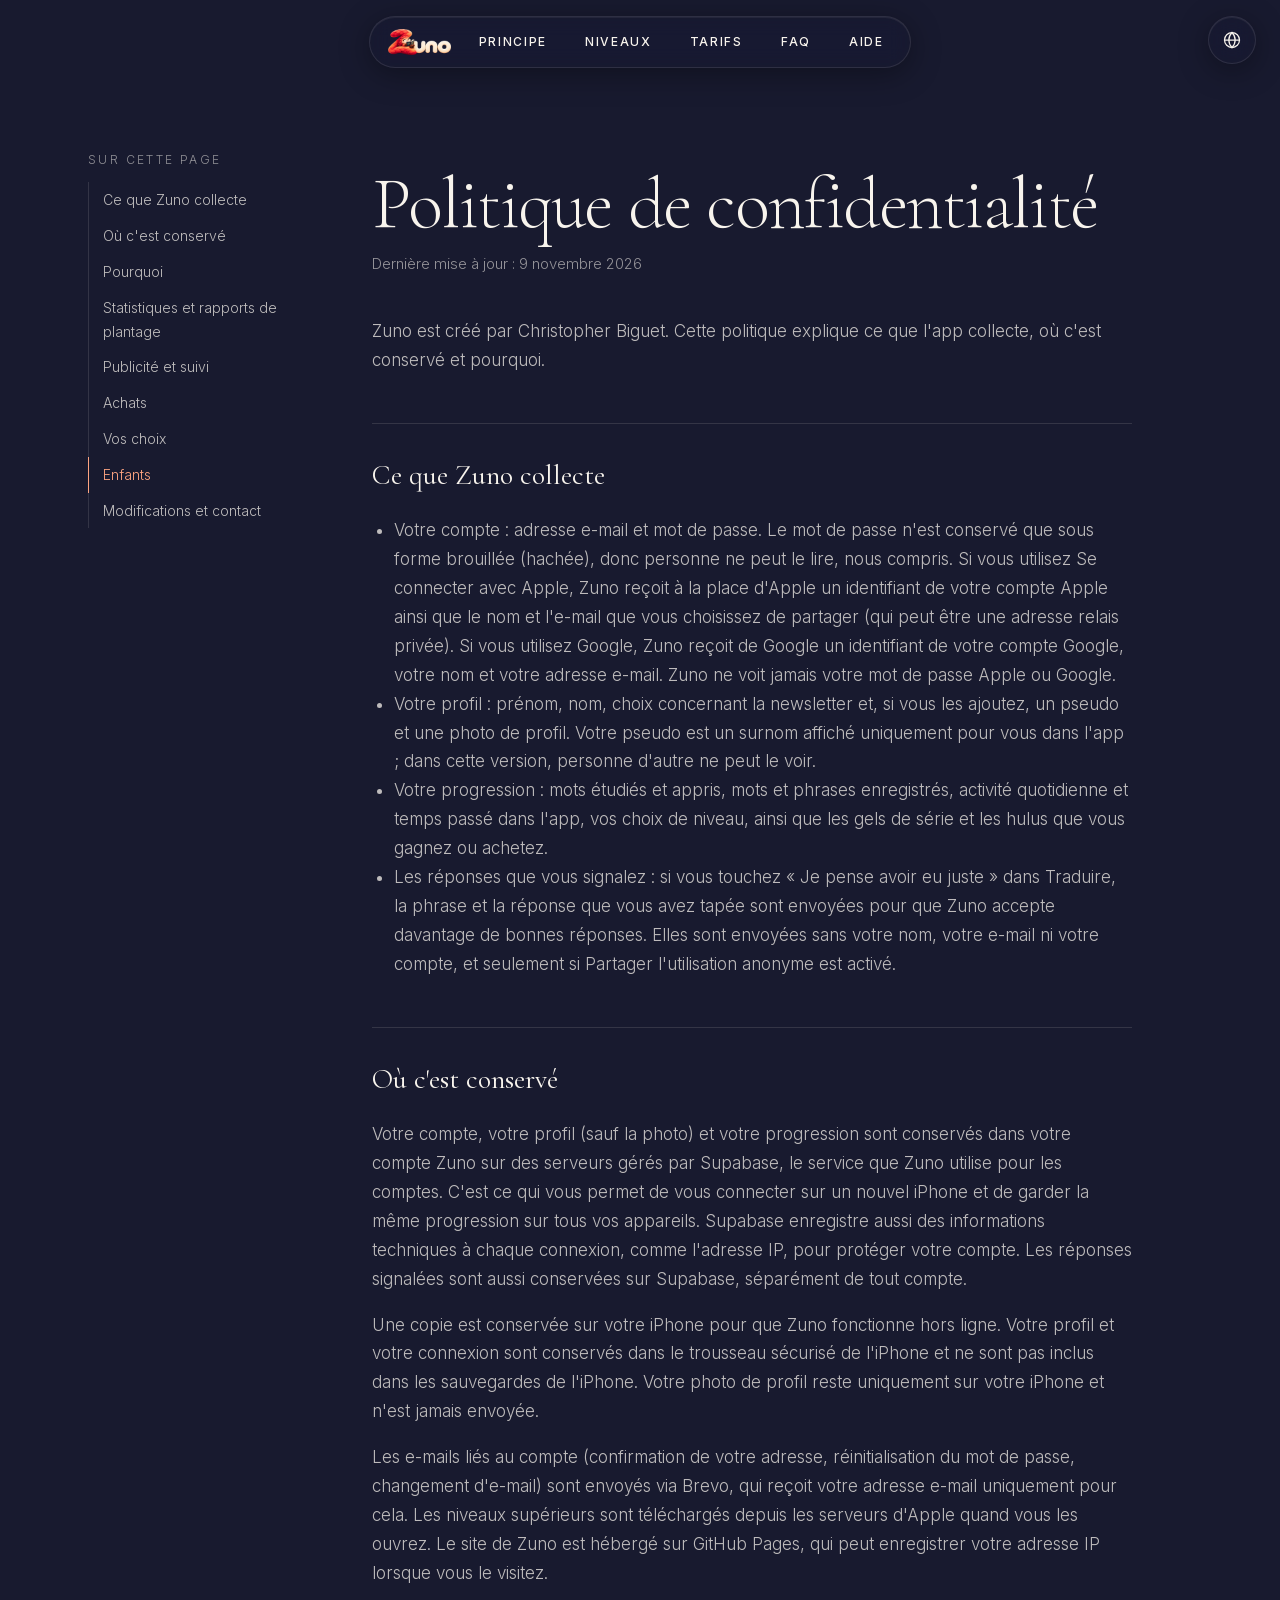
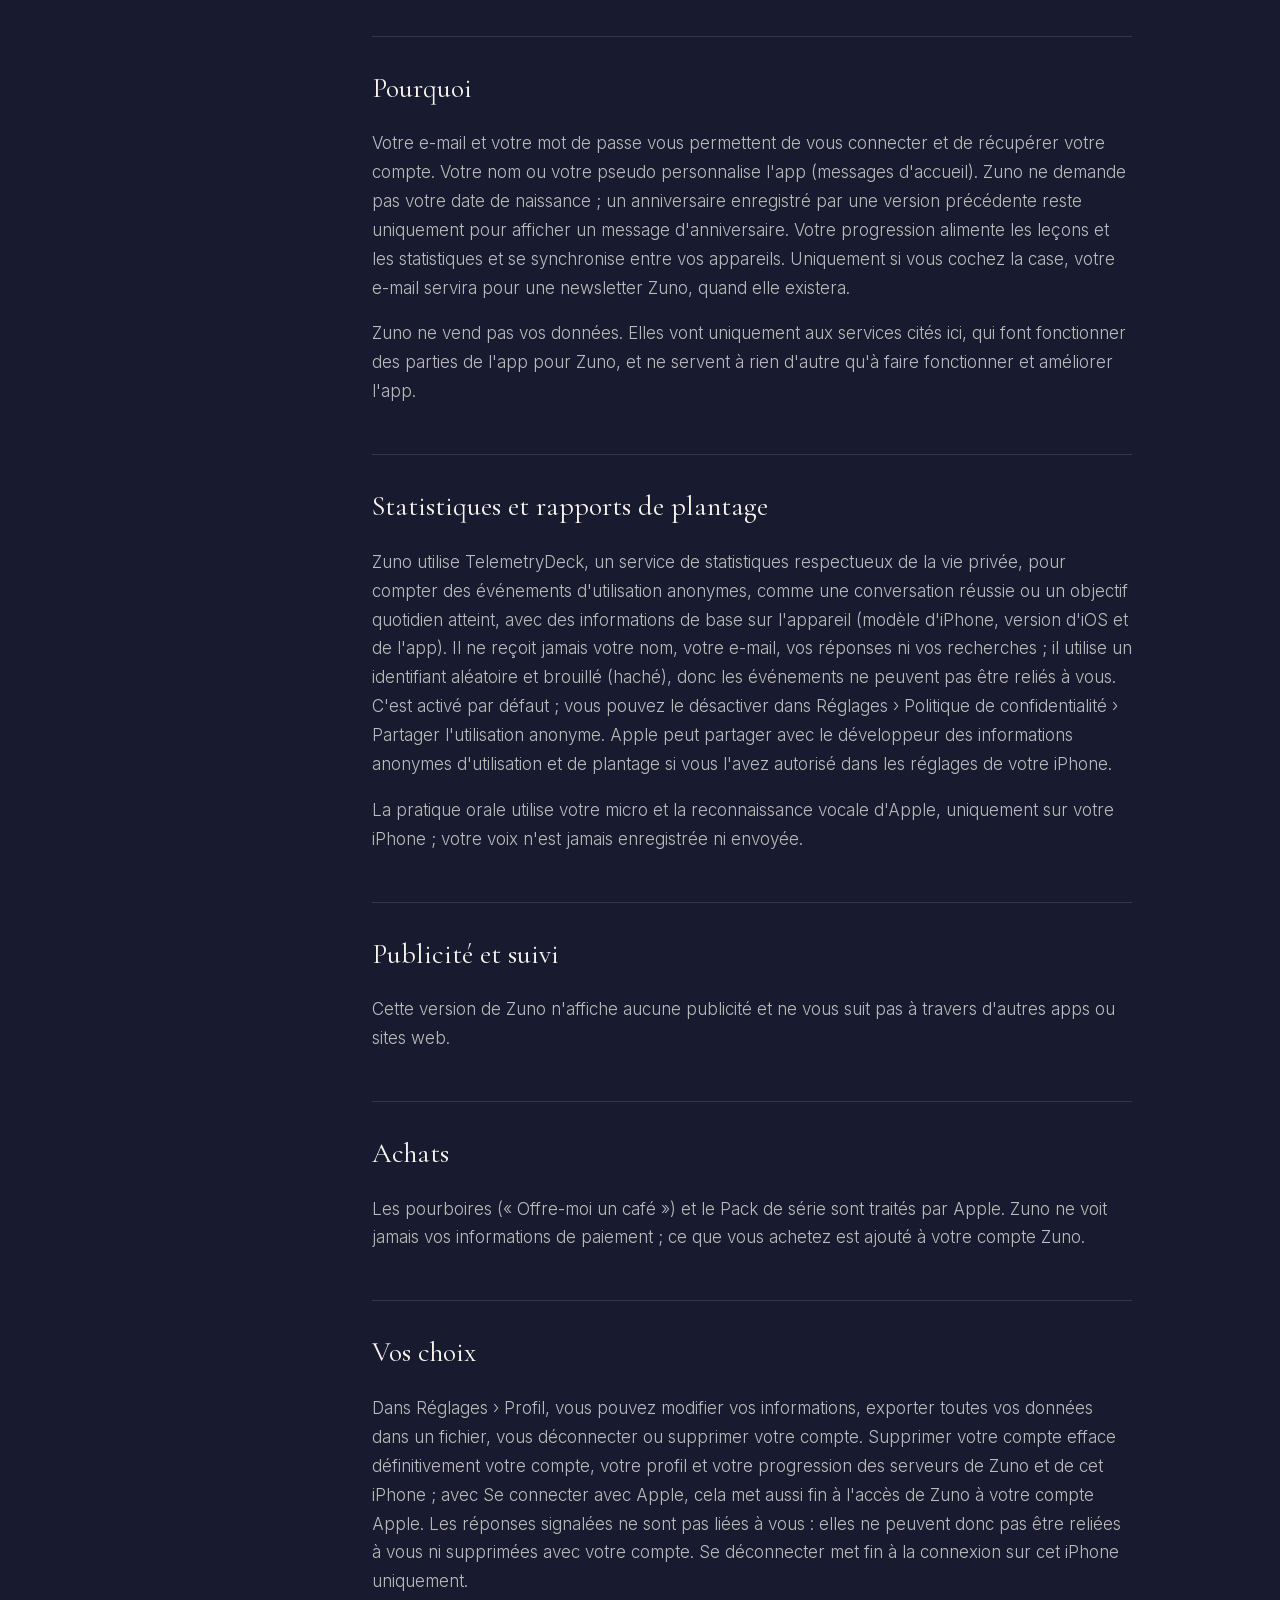
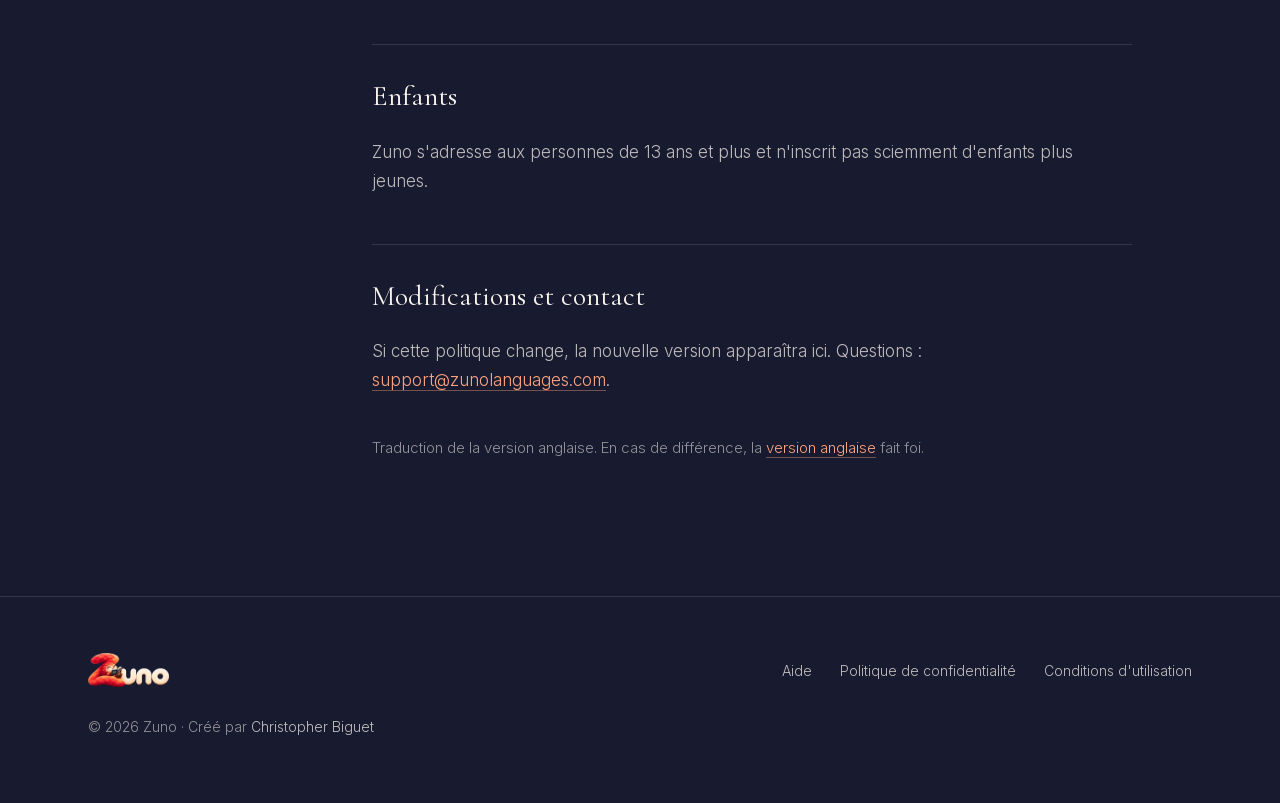
<file: fr/privacy.html>
<!doctype html>
<html lang="fr">
<head>
<meta charset="utf-8">
<meta name="viewport" content="width=device-width, initial-scale=1">
<title>Politique de confidentialité · Zuno</title>
<meta name="description" content="Ce que Zuno collecte, où c'est conservé et pourquoi.">
<meta property="og:locale" content="fr_FR">
<meta property="og:title" content="Politique de confidentialité · Zuno">
<meta property="og:description" content="Ce que Zuno collecte, où c'est conservé et pourquoi.">
<meta property="og:image" content="https://zunolanguages.com/assets/share.jpg">
<meta property="og:image:width" content="1200">
<meta property="og:image:height" content="630">
<meta property="og:image:alt" content="Zuno's pangolin riding a golden cloud">
<meta name="twitter:image" content="https://zunolanguages.com/assets/share.jpg">
<meta name="theme-color" content="#181A2F">
<link rel="icon" href="../assets/favicon.png">
<link rel="apple-touch-icon" href="../assets/apple-touch-icon.png">
<link rel="stylesheet" href="../assets/fonts.css">
<link rel="stylesheet" href="../assets/style.css">
<link rel="alternate" hreflang="en" href="https://zunolanguages.com/privacy.html">
<link rel="alternate" hreflang="fr" href="https://zunolanguages.com/fr/privacy.html">
<link rel="alternate" hreflang="x-default" href="https://zunolanguages.com/privacy.html">
</head>
<body>
<div class="wrap">
<div class="nav-wrap"><nav class="nav-pill" aria-label="Menu principal">
  <a class="nav-mark is-shown" href="./" aria-label="Accueil Zuno"><img src="../assets/wordmark.webp" alt="Zuno"></a>
  <a class="nav-link" href="./#loop">Principe</a>
  <a class="nav-link nav-opt" href="./#levels">Niveaux</a>
  <a class="nav-link" href="./#pricing">Tarifs</a>
  <a class="nav-link nav-opt" href="./#faq">FAQ</a>
  <a class="nav-link" href="support.html">Aide</a>
</nav>
<details class="lang"><summary aria-label="Langue : français"><svg viewBox="0 0 24 24" fill="none" stroke="currentColor" stroke-width="1.5" stroke-linecap="round" aria-hidden="true"><circle cx="12" cy="12" r="9"/><path d="M3 12h18M12 3c2.5 2.6 3.8 5.6 3.8 9s-1.3 6.4-3.8 9c-2.5-2.6-3.8-5.6-3.8-9S9.5 5.6 12 3z"/></svg></summary><div class="lang-menu"><a href="privacy.html" hreflang="fr" lang="fr" data-lang="fr" aria-current="true"><b>FR</b>Français</a><a href="../privacy.html" hreflang="en" lang="en" data-lang="en"><b>EN</b>English</a></div></details></div>
<main>
<div class="doc-layout"><nav class="toc" aria-label="Sur cette page"><p>Sur cette page</p></nav>
<div class="doc"><h1>Politique de confidentialité</h1>
<p class="updated">Dernière mise à jour : 9 novembre 2026</p>
<p>Zuno est créé par Christopher Biguet. Cette politique explique ce que l'app collecte, où c'est conservé et pourquoi.</p>
<h2>Ce que Zuno collecte</h2>
<ul>
<li>Votre compte : adresse e-mail et mot de passe. Le mot de passe n'est conservé que sous forme brouillée (hachée), donc personne ne peut le lire, nous compris. Si vous utilisez Se connecter avec Apple, Zuno reçoit à la place d'Apple un identifiant de votre compte Apple ainsi que le nom et l'e-mail que vous choisissez de partager (qui peut être une adresse relais privée). Si vous utilisez Google, Zuno reçoit de Google un identifiant de votre compte Google, votre nom et votre adresse e-mail. Zuno ne voit jamais votre mot de passe Apple ou Google.</li>
<li>Votre profil : prénom, nom, choix concernant la newsletter et, si vous les ajoutez, un pseudo et une photo de profil. Votre pseudo est un surnom affiché uniquement pour vous dans l'app ; dans cette version, personne d'autre ne peut le voir.</li>
<li>Votre progression : mots étudiés et appris, mots et phrases enregistrés, activité quotidienne et temps passé dans l'app, vos choix de niveau, ainsi que les gels de série et les hulus que vous gagnez ou achetez.</li>
<li>Les réponses que vous signalez : si vous touchez « Je pense avoir eu juste » dans Traduire, la phrase et la réponse que vous avez tapée sont envoyées pour que Zuno accepte davantage de bonnes réponses. Elles sont envoyées sans votre nom, votre e-mail ni votre compte, et seulement si Partager l'utilisation anonyme est activé.</li>
</ul>
<h2>Où c'est conservé</h2>
<p>Votre compte, votre profil (sauf la photo) et votre progression sont conservés dans votre compte Zuno sur des serveurs gérés par Supabase, le service que Zuno utilise pour les comptes. C'est ce qui vous permet de vous connecter sur un nouvel iPhone et de garder la même progression sur tous vos appareils. Supabase enregistre aussi des informations techniques à chaque connexion, comme l'adresse IP, pour protéger votre compte. Les réponses signalées sont aussi conservées sur Supabase, séparément de tout compte.</p>
<p>Une copie est conservée sur votre iPhone pour que Zuno fonctionne hors ligne. Votre profil et votre connexion sont conservés dans le trousseau sécurisé de l'iPhone et ne sont pas inclus dans les sauvegardes de l'iPhone. Votre photo de profil reste uniquement sur votre iPhone et n'est jamais envoyée.</p>
<p>Les e-mails liés au compte (confirmation de votre adresse, réinitialisation du mot de passe, changement d'e-mail) sont envoyés via Brevo, qui reçoit votre adresse e-mail uniquement pour cela. Les niveaux supérieurs sont téléchargés depuis les serveurs d'Apple quand vous les ouvrez. Le site de Zuno est hébergé sur GitHub Pages, qui peut enregistrer votre adresse IP lorsque vous le visitez.</p>
<h2>Pourquoi</h2>
<p>Votre e-mail et votre mot de passe vous permettent de vous connecter et de récupérer votre compte. Votre nom ou votre pseudo personnalise l'app (messages d'accueil). Zuno ne demande pas votre date de naissance ; un anniversaire enregistré par une version précédente reste uniquement pour afficher un message d'anniversaire. Votre progression alimente les leçons et les statistiques et se synchronise entre vos appareils. Uniquement si vous cochez la case, votre e-mail servira pour une newsletter Zuno, quand elle existera.</p>
<p>Zuno ne vend pas vos données. Elles vont uniquement aux services cités ici, qui font fonctionner des parties de l'app pour Zuno, et ne servent à rien d'autre qu'à faire fonctionner et améliorer l'app.</p>
<h2>Statistiques et rapports de plantage</h2>
<p>Zuno utilise TelemetryDeck, un service de statistiques respectueux de la vie privée, pour compter des événements d'utilisation anonymes, comme une conversation réussie ou un objectif quotidien atteint, avec des informations de base sur l'appareil (modèle d'iPhone, version d'iOS et de l'app). Il ne reçoit jamais votre nom, votre e-mail, vos réponses ni vos recherches ; il utilise un identifiant aléatoire et brouillé (haché), donc les événements ne peuvent pas être reliés à vous. C'est activé par défaut ; vous pouvez le désactiver dans Réglages › Politique de confidentialité › Partager l'utilisation anonyme. Apple peut partager avec le développeur des informations anonymes d'utilisation et de plantage si vous l'avez autorisé dans les réglages de votre iPhone.</p>
<p>La pratique orale utilise votre micro et la reconnaissance vocale d'Apple, uniquement sur votre iPhone ; votre voix n'est jamais enregistrée ni envoyée.</p>
<h2>Publicité et suivi</h2>
<p>Cette version de Zuno n'affiche aucune publicité et ne vous suit pas à travers d'autres apps ou sites web.</p>
<h2>Achats</h2>
<p>Les pourboires (« Offre-moi un café ») et le Pack de série sont traités par Apple. Zuno ne voit jamais vos informations de paiement ; ce que vous achetez est ajouté à votre compte Zuno.</p>
<h2>Vos choix</h2>
<p>Dans Réglages › Profil, vous pouvez modifier vos informations, exporter toutes vos données dans un fichier, vous déconnecter ou supprimer votre compte. Supprimer votre compte efface définitivement votre compte, votre profil et votre progression des serveurs de Zuno et de cet iPhone ; avec Se connecter avec Apple, cela met aussi fin à l'accès de Zuno à votre compte Apple. Les réponses signalées ne sont pas liées à vous : elles ne peuvent donc pas être reliées à vous ni supprimées avec votre compte. Se déconnecter met fin à la connexion sur cet iPhone uniquement.</p>
<h2>Enfants</h2>
<p>Zuno s'adresse aux personnes de 13 ans et plus et n'inscrit pas sciemment d'enfants plus jeunes.</p>
<h2>Modifications et contact</h2>
<p>Si cette politique change, la nouvelle version apparaîtra ici. Questions : <a href="mailto:support@zunolanguages.com">support@zunolanguages.com</a>.</p>
<p class="updated" style="margin-top:40px">Traduction de la version anglaise. En cas de différence, la <a href="../privacy.html">version anglaise</a> fait foi.</p>
</div>
</div>
</main>
</div>
<footer class="site"><div class="wrap">
  <div class="row">
    <img src="../assets/wordmark.webp" alt="Zuno">
    <nav aria-label="Pied de page"><a class="link-underline" href="support.html">Aide</a><a class="link-underline" href="privacy.html">Politique de confidentialité</a><a class="link-underline" href="terms.html">Conditions d'utilisation</a></nav>
  </div>
  <p style="margin:28px 0 0">© 2026 Zuno · Créé par <a class="link-underline" href="https://christopherbiguet.com">Christopher Biguet</a></p>
</div></footer>
<script src="../assets/lenis.min.js"></script>
<script src="../assets/site.js"></script>
</body>
</html>
</file>
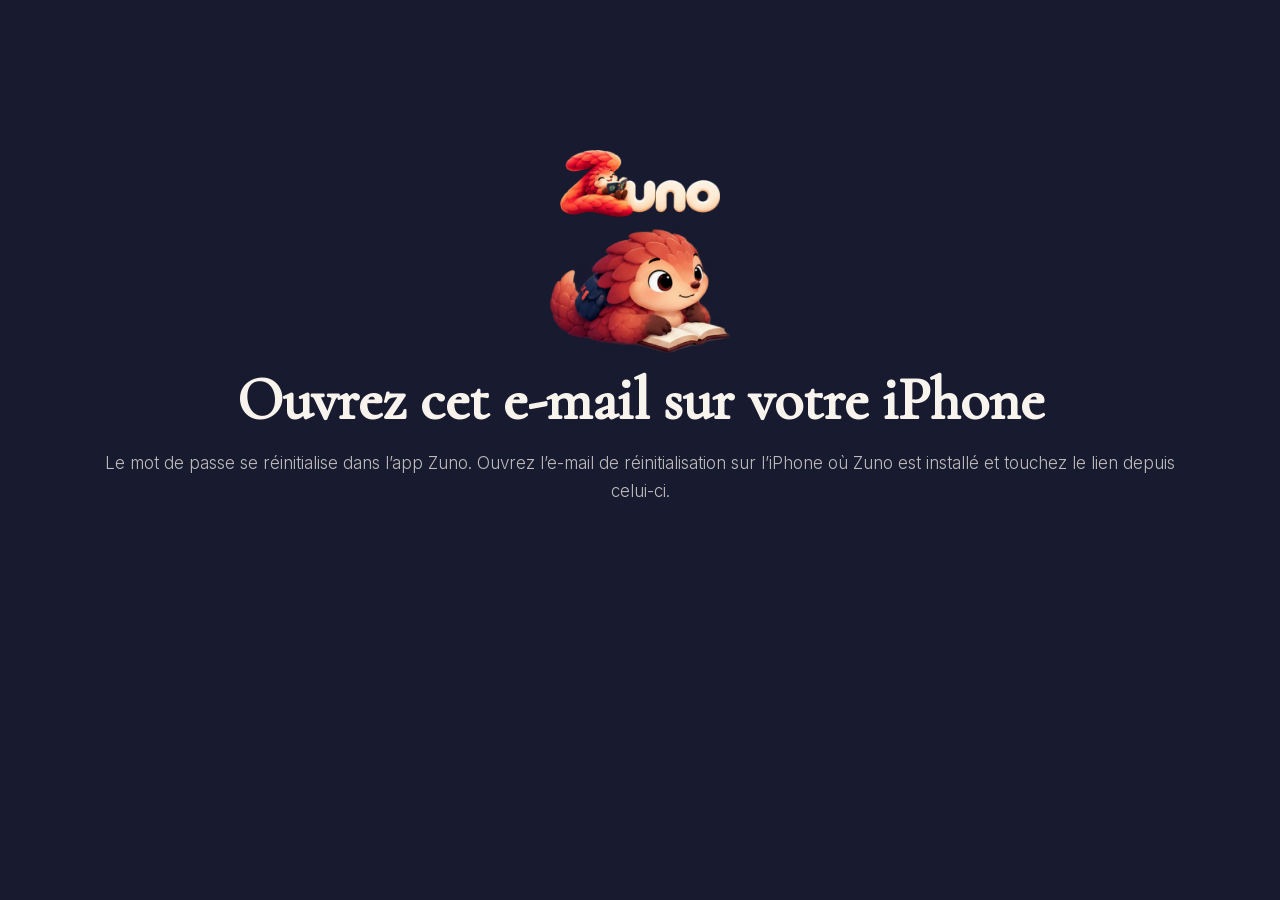
<file: fr/reset.html>
<!doctype html>
<html lang="fr">
<head>
<meta charset="utf-8">
<meta name="viewport" content="width=device-width, initial-scale=1">
<meta name="robots" content="noindex">
<title>Réinitialiser votre mot de passe · Zuno</title>
<meta name="theme-color" content="#181A2F">
<link rel="icon" href="../assets/favicon.png">
<link rel="apple-touch-icon" href="../assets/apple-touch-icon.png">
<link rel="stylesheet" href="../assets/fonts.css">
<link rel="stylesheet" href="../assets/style.css">
<style>
  /* Only one of the three messages shows; the script picks it. Nothing else from the site is linked here. */
  .msg { display: none; }
  .btn { display: inline-block; margin-top: 18px; padding: 12px 22px; border-radius: 999px; background: #FDA481; color: #181A2F; font-weight: 600; text-decoration: none; }
  .small { color: var(--text-2); font-size: 14px; margin-top: 14px; }
</style>
</head>
<body>
<div class="wrap">
<main>
<div class="center">
<img src="../assets/wordmark.webp" alt="Zuno" style="max-width:160px">

<!-- iPhone / iPad: forwarded straight into the app. -->
<div class="msg" id="phone">
  <h1 style="font-family:var(--serif);font-weight:600">Ouverture de Zuno…</h1>
  <p style="color:var(--text-2)">Zuno devrait s’ouvrir sur « Choisis un nouveau mot de passe ».</p>
  <a class="btn" id="open">Ouvrir Zuno</a>
  <p class="small">Rien ne se passe ? Vérifiez que Zuno est installé sur cet iPhone, puis touchez le bouton.</p>
</div>

<!-- Computer: the link only works inside the app. -->
<div class="msg" id="computer">
  <img src="../assets/mascot-reading.png" alt="" style="max-width:180px">
  <h1 style="font-family:var(--serif);font-weight:600">Ouvrez cet e-mail sur votre iPhone</h1>
  <p style="color:var(--text-2)">Le mot de passe se réinitialise dans l’app Zuno. Ouvrez l’e-mail de réinitialisation sur l’iPhone où Zuno est installé et touchez le lien depuis celui-ci.</p>
</div>

<!-- Old or already-used link. -->
<div class="msg" id="expired">
  <img src="../assets/mascot-cloud.png" alt="" style="max-width:180px">
  <h1 style="font-family:var(--serif);font-weight:600">Ce lien a expiré</h1>
  <p style="color:var(--text-2)">Les liens de réinitialisation ne fonctionnent qu’une fois et pendant peu de temps. Dans Zuno, allez dans Se connecter › Mot de passe oublié pour en recevoir un nouveau.</p>
</div>

<noscript><p>Ouvrez cet e-mail sur votre iPhone et touchez le lien depuis celui-ci.</p></noscript>
</div>
</main>
</div>
<script>
  // Supabase sends the learner here after checking the reset link (?code=… or #access_token=…).
  // Everything after the address is passed on unchanged to the app's own link.
  var params = location.search + location.hash;
  var expired = /error_code=otp_expired|error=access_denied/.test(params);
  var ios = /iPhone|iPad|iPod/.test(navigator.userAgent) || (navigator.platform === 'MacIntel' && navigator.maxTouchPoints > 1);
  var show = function (id) { document.getElementById(id).style.display = 'block'; };
  if (expired) {
    show('expired');
  } else if (ios) {
    var target = 'zuno://reset-password' + location.search + location.hash;
    document.getElementById('open').href = target;
    show('phone');
    location.replace(target);
  } else {
    show('computer');
  }
</script>
</body>
</html>
</file>
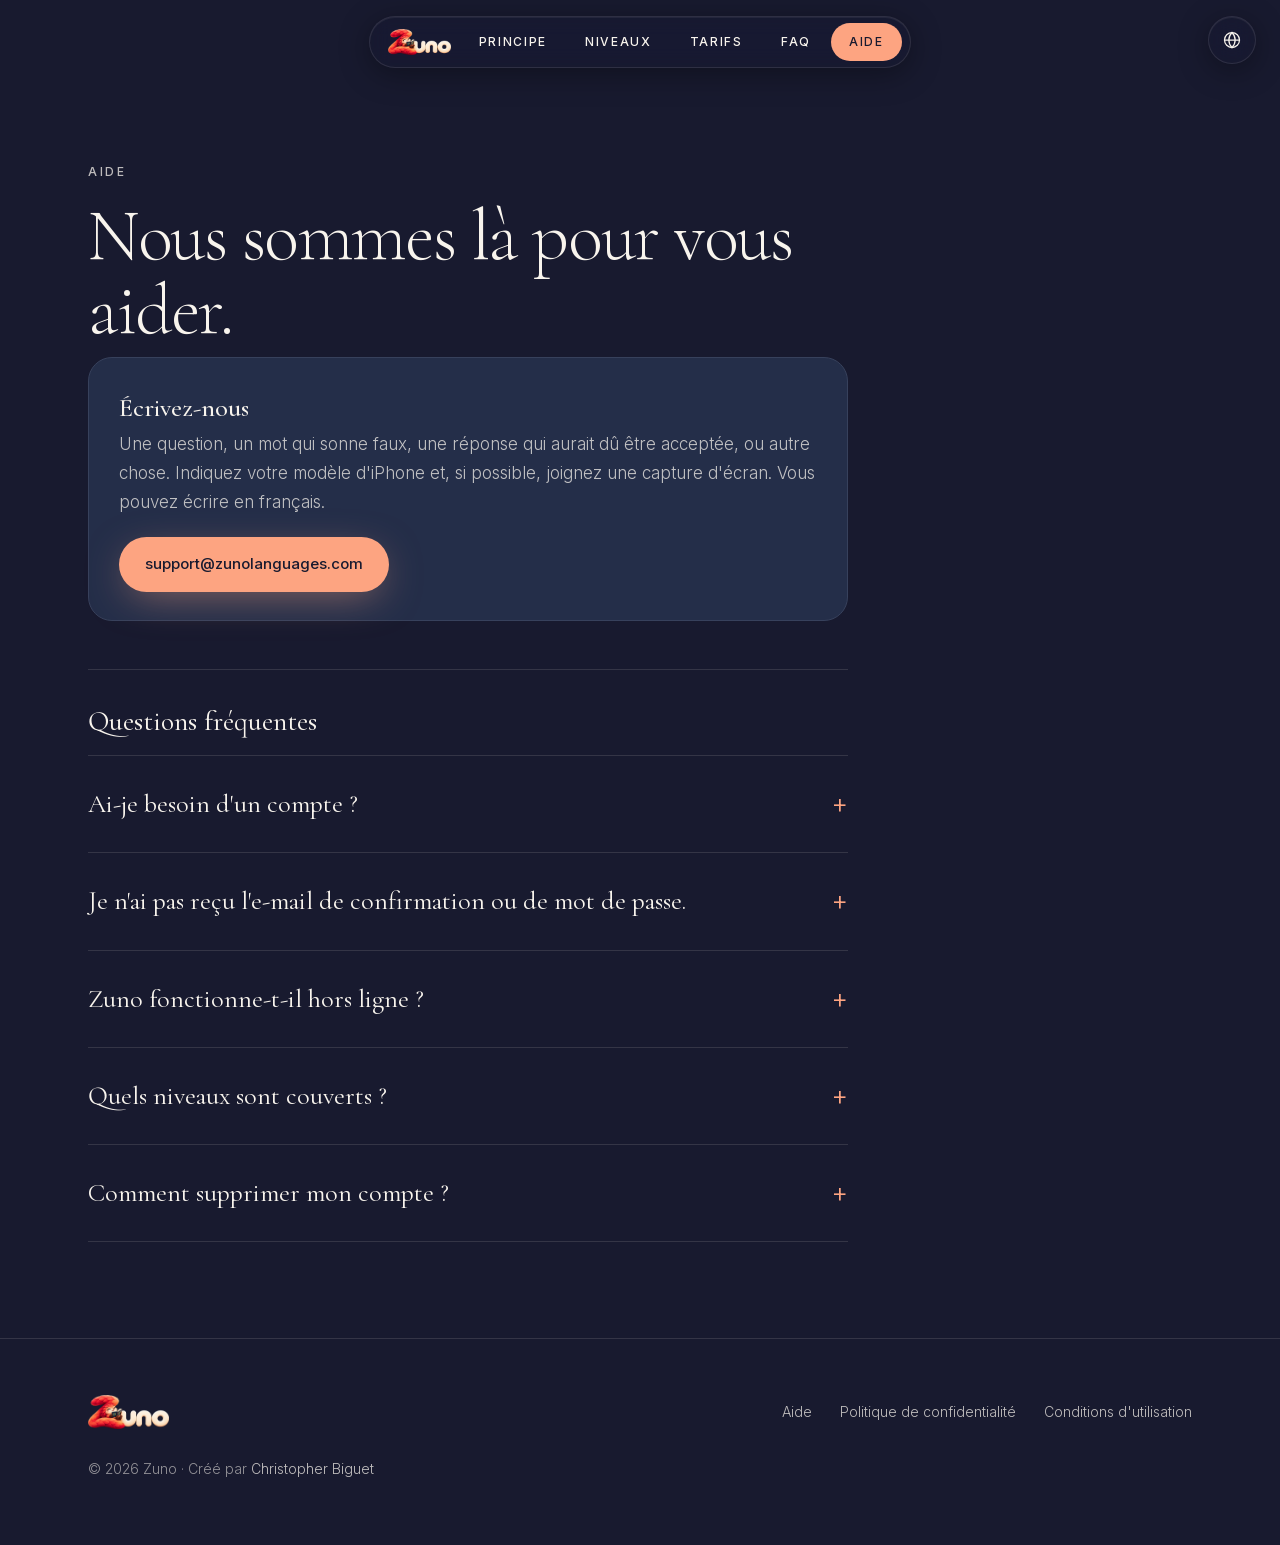
<file: fr/support.html>
<!doctype html>
<html lang="fr">
<head>
<meta charset="utf-8">
<meta name="viewport" content="width=device-width, initial-scale=1">
<title>Aide · Zuno</title>
<meta name="description" content="Obtenir de l'aide avec Zuno, l'app pour apprendre le chinois mandarin.">
<meta property="og:locale" content="fr_FR">
<meta property="og:title" content="Aide · Zuno">
<meta property="og:description" content="Obtenir de l'aide avec Zuno, l'app pour apprendre le chinois mandarin.">
<meta property="og:image" content="https://zunolanguages.com/assets/share.jpg">
<meta property="og:image:width" content="1200">
<meta property="og:image:height" content="630">
<meta property="og:image:alt" content="Zuno's pangolin riding a golden cloud">
<meta name="twitter:image" content="https://zunolanguages.com/assets/share.jpg">
<meta name="theme-color" content="#181A2F">
<link rel="icon" href="../assets/favicon.png">
<link rel="apple-touch-icon" href="../assets/apple-touch-icon.png">
<link rel="stylesheet" href="../assets/fonts.css">
<link rel="stylesheet" href="../assets/style.css">
<link rel="alternate" hreflang="en" href="https://zunolanguages.com/support.html">
<link rel="alternate" hreflang="fr" href="https://zunolanguages.com/fr/support.html">
<link rel="alternate" hreflang="x-default" href="https://zunolanguages.com/support.html">
</head>
<body>
<div class="wrap">
<div class="nav-wrap"><nav class="nav-pill" aria-label="Menu principal">
  <a class="nav-mark is-shown" href="./" aria-label="Accueil Zuno"><img src="../assets/wordmark.webp" alt="Zuno"></a>
  <a class="nav-link" href="./#loop">Principe</a>
  <a class="nav-link nav-opt" href="./#levels">Niveaux</a>
  <a class="nav-link" href="./#pricing">Tarifs</a>
  <a class="nav-link nav-opt" href="./#faq">FAQ</a>
  <a class="nav-link" href="support.html" aria-current="page">Aide</a>
</nav>
<details class="lang"><summary aria-label="Langue : français"><svg viewBox="0 0 24 24" fill="none" stroke="currentColor" stroke-width="1.5" stroke-linecap="round" aria-hidden="true"><circle cx="12" cy="12" r="9"/><path d="M3 12h18M12 3c2.5 2.6 3.8 5.6 3.8 9s-1.3 6.4-3.8 9c-2.5-2.6-3.8-5.6-3.8-9S9.5 5.6 12 3z"/></svg></summary><div class="lang-menu"><a href="support.html" hreflang="fr" lang="fr" data-lang="fr" aria-current="true"><b>FR</b>Français</a><a href="../support.html" hreflang="en" lang="en" data-lang="en"><b>EN</b>English</a></div></details></div>
<main>
<div class="doc">
<p class="eyebrow">Aide</p>
<h1>Nous sommes là pour vous aider.</h1>
<div class="contact-card">
  <p><strong>Écrivez-nous</strong>Une question, un mot qui sonne faux, une réponse qui aurait dû être acceptée, ou autre chose. Indiquez votre modèle d'iPhone et, si possible, joignez une capture d'écran. Vous pouvez écrire en français.</p>
  <a class="pill-btn" href="mailto:support@zunolanguages.com">support@zunolanguages.com</a>
</div>
<h2>Questions fréquentes</h2>
<div class="faq">
  <details><summary>Ai-je besoin d'un compte ?</summary><p>Non. Vous pouvez commencer en invité avec les trois premières conversations. Créez un compte gratuit pour continuer et garder votre progression sur tous vos appareils.</p></details>
  <details><summary>Je n'ai pas reçu l'e-mail de confirmation ou de mot de passe.</summary><p>Vérifiez vos spams, attendez quelques minutes, puis réessayez. S'il n'arrive toujours pas, écrivez-nous.</p></details>
  <details><summary>Zuno fonctionne-t-il hors ligne ?</summary><p>Oui. Les leçons et les voix sont dans l'app. Votre progression se synchronise la prochaine fois que vous êtes en ligne.</p></details>
  <details><summary>Quels niveaux sont couverts ?</summary><p>Tous les HSK de 1 à 9, avec des conversations, des missions et des voix enregistrées à chaque niveau. Les HSK 4 à 9 se téléchargent dans l'app quand vous les atteignez.</p></details>
  <details><summary>Comment supprimer mon compte ?</summary><p>Dans l'app : Réglages › Profil › Supprimer mon compte. Cela efface définitivement votre compte, votre profil et votre progression.</p></details>
</div>
</div>
</main>
</div>
<footer class="site"><div class="wrap">
  <div class="row">
    <img src="../assets/wordmark.webp" alt="Zuno">
    <nav aria-label="Pied de page"><a class="link-underline" href="support.html">Aide</a><a class="link-underline" href="privacy.html">Politique de confidentialité</a><a class="link-underline" href="terms.html">Conditions d'utilisation</a></nav>
  </div>
  <p style="margin:28px 0 0">© 2026 Zuno · Créé par <a class="link-underline" href="https://christopherbiguet.com">Christopher Biguet</a></p>
</div></footer>
<script src="../assets/lenis.min.js"></script>
<script src="../assets/site.js"></script>
</body>
</html>
</file>
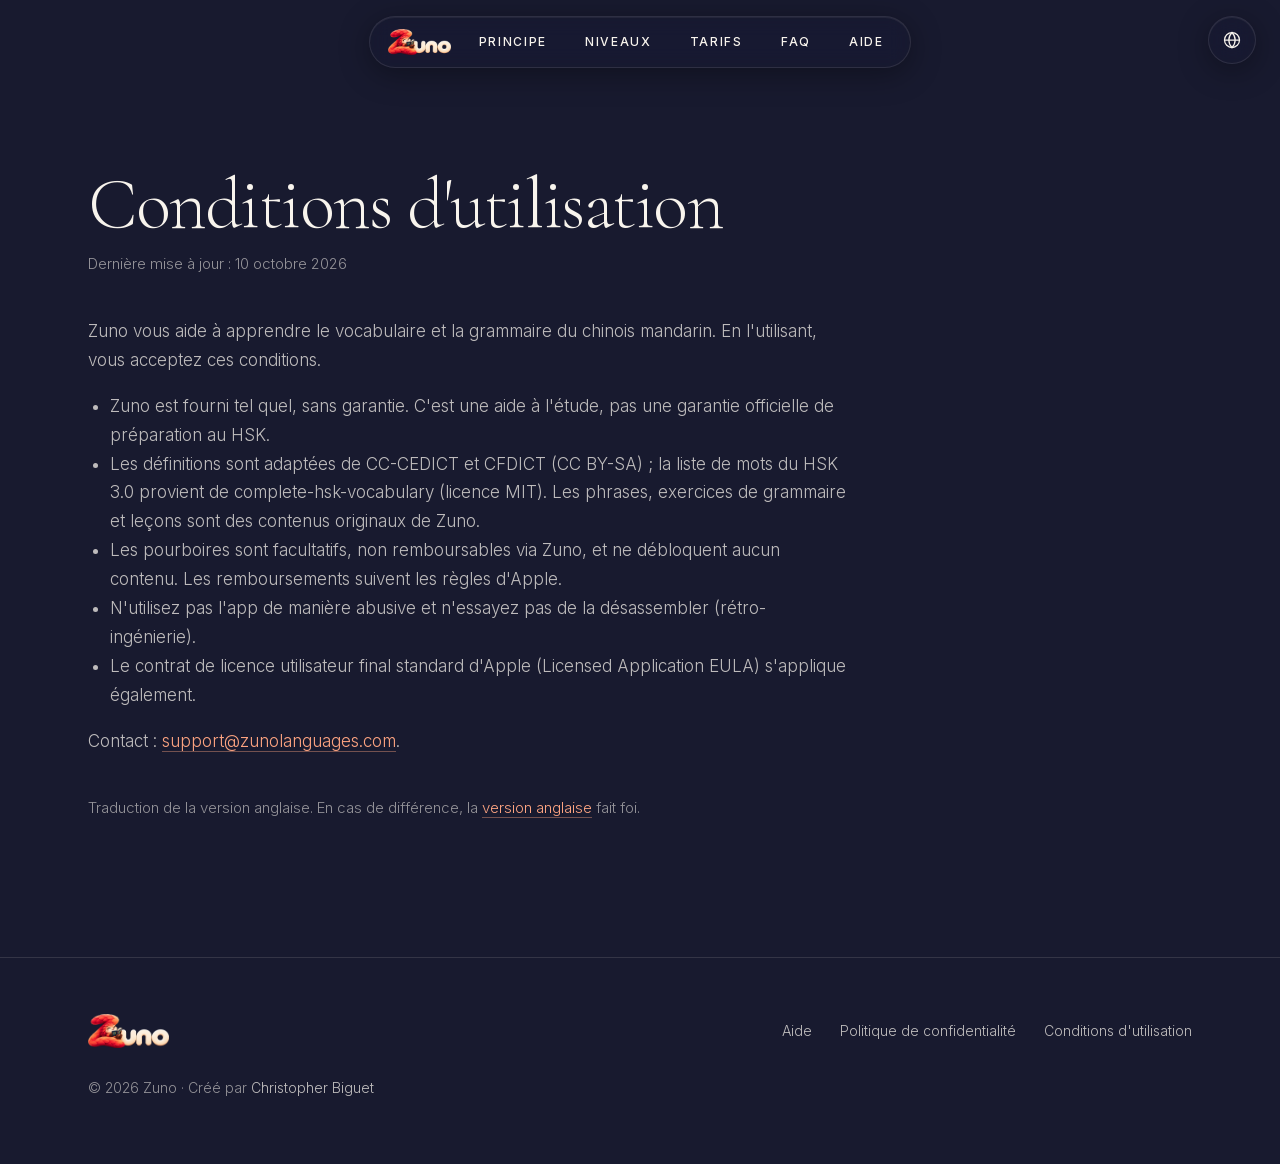
<file: fr/terms.html>
<!doctype html>
<html lang="fr">
<head>
<meta charset="utf-8">
<meta name="viewport" content="width=device-width, initial-scale=1">
<title>Conditions d'utilisation · Zuno</title>
<meta name="description" content="Les conditions d'utilisation de Zuno.">
<meta property="og:locale" content="fr_FR">
<meta property="og:title" content="Conditions d'utilisation · Zuno">
<meta property="og:description" content="Les conditions d'utilisation de Zuno.">
<meta property="og:image" content="https://zunolanguages.com/assets/share.jpg">
<meta property="og:image:width" content="1200">
<meta property="og:image:height" content="630">
<meta property="og:image:alt" content="Zuno's pangolin riding a golden cloud">
<meta name="twitter:image" content="https://zunolanguages.com/assets/share.jpg">
<meta name="theme-color" content="#181A2F">
<link rel="icon" href="../assets/favicon.png">
<link rel="apple-touch-icon" href="../assets/apple-touch-icon.png">
<link rel="stylesheet" href="../assets/fonts.css">
<link rel="stylesheet" href="../assets/style.css">
<link rel="alternate" hreflang="en" href="https://zunolanguages.com/terms.html">
<link rel="alternate" hreflang="fr" href="https://zunolanguages.com/fr/terms.html">
<link rel="alternate" hreflang="x-default" href="https://zunolanguages.com/terms.html">
</head>
<body>
<div class="wrap">
<div class="nav-wrap"><nav class="nav-pill" aria-label="Menu principal">
  <a class="nav-mark is-shown" href="./" aria-label="Accueil Zuno"><img src="../assets/wordmark.webp" alt="Zuno"></a>
  <a class="nav-link" href="./#loop">Principe</a>
  <a class="nav-link nav-opt" href="./#levels">Niveaux</a>
  <a class="nav-link" href="./#pricing">Tarifs</a>
  <a class="nav-link nav-opt" href="./#faq">FAQ</a>
  <a class="nav-link" href="support.html">Aide</a>
</nav>
<details class="lang"><summary aria-label="Langue : français"><svg viewBox="0 0 24 24" fill="none" stroke="currentColor" stroke-width="1.5" stroke-linecap="round" aria-hidden="true"><circle cx="12" cy="12" r="9"/><path d="M3 12h18M12 3c2.5 2.6 3.8 5.6 3.8 9s-1.3 6.4-3.8 9c-2.5-2.6-3.8-5.6-3.8-9S9.5 5.6 12 3z"/></svg></summary><div class="lang-menu"><a href="terms.html" hreflang="fr" lang="fr" data-lang="fr" aria-current="true"><b>FR</b>Français</a><a href="../terms.html" hreflang="en" lang="en" data-lang="en"><b>EN</b>English</a></div></details></div>
<main>
<div class="doc-layout"><nav class="toc" aria-label="Sur cette page"><p>Sur cette page</p></nav>
<div class="doc"><h1>Conditions d'utilisation</h1>
<p class="updated">Dernière mise à jour : 10 octobre 2026</p>
<p>Zuno vous aide à apprendre le vocabulaire et la grammaire du chinois mandarin. En l'utilisant, vous acceptez ces conditions.</p>
<ul>
<li>Zuno est fourni tel quel, sans garantie. C'est une aide à l'étude, pas une garantie officielle de préparation au HSK.</li>
<li>Les définitions sont adaptées de CC-CEDICT et CFDICT (CC BY-SA) ; la liste de mots du HSK 3.0 provient de complete-hsk-vocabulary (licence MIT). Les phrases, exercices de grammaire et leçons sont des contenus originaux de Zuno.</li>
<li>Les pourboires sont facultatifs, non remboursables via Zuno, et ne débloquent aucun contenu. Les remboursements suivent les règles d'Apple.</li>
<li>N'utilisez pas l'app de manière abusive et n'essayez pas de la désassembler (rétro-ingénierie).</li>
<li>Le contrat de licence utilisateur final standard d'Apple (Licensed Application EULA) s'applique également.</li>
</ul>
<p>Contact : <a href="mailto:support@zunolanguages.com">support@zunolanguages.com</a>.</p>
<p class="updated" style="margin-top:40px">Traduction de la version anglaise. En cas de différence, la <a href="../terms.html">version anglaise</a> fait foi.</p>
</div>
</div>
</main>
</div>
<footer class="site"><div class="wrap">
  <div class="row">
    <img src="../assets/wordmark.webp" alt="Zuno">
    <nav aria-label="Pied de page"><a class="link-underline" href="support.html">Aide</a><a class="link-underline" href="privacy.html">Politique de confidentialité</a><a class="link-underline" href="terms.html">Conditions d'utilisation</a></nav>
  </div>
  <p style="margin:28px 0 0">© 2026 Zuno · Créé par <a class="link-underline" href="https://christopherbiguet.com">Christopher Biguet</a></p>
</div></footer>
<script src="../assets/lenis.min.js"></script>
<script src="../assets/site.js"></script>
</body>
</html>
</file>
<file: assets/fonts.css>
/* Fonts hosted on zunolanguages.com (no Google request from visitors' browsers). SIL Open Font License.
   Chinese file holds only the characters the site uses: add a character to the pages = rebuild it. */
/* latin-ext */
@font-face {
  font-family: 'Cormorant Garamond';
  font-style: italic;
  font-weight: 300;
  font-display: swap;
  src: url(fonts/cormorant-garamond-latin-ext-italic-28d800.woff2) format('woff2');
  unicode-range: U+0100-02BA, U+02BD-02C5, U+02C7-02CC, U+02CE-02D7, U+02DD-02FF, U+0304, U+0308, U+0329, U+1D00-1DBF, U+1E00-1E9F, U+1EF2-1EFF, U+2020, U+20A0-20AB, U+20AD-20C4, U+2113, U+2C60-2C7F, U+A720-A7FF;
}
/* latin */
@font-face {
  font-family: 'Cormorant Garamond';
  font-style: italic;
  font-weight: 300;
  font-display: swap;
  src: url(fonts/cormorant-garamond-latin-italic-880eab.woff2) format('woff2');
  unicode-range: U+0000-00FF, U+0131, U+0152-0153, U+02BB-02BC, U+02C6, U+02DA, U+02DC, U+0304, U+0308, U+0329, U+2000-206F, U+20AC, U+2122, U+2191, U+2193, U+2212, U+2215, U+FEFF, U+FFFD;
}
/* latin-ext */
@font-face {
  font-family: 'Cormorant Garamond';
  font-style: italic;
  font-weight: 400;
  font-display: swap;
  src: url(fonts/cormorant-garamond-latin-ext-italic-28d800.woff2) format('woff2');
  unicode-range: U+0100-02BA, U+02BD-02C5, U+02C7-02CC, U+02CE-02D7, U+02DD-02FF, U+0304, U+0308, U+0329, U+1D00-1DBF, U+1E00-1E9F, U+1EF2-1EFF, U+2020, U+20A0-20AB, U+20AD-20C4, U+2113, U+2C60-2C7F, U+A720-A7FF;
}
/* latin */
@font-face {
  font-family: 'Cormorant Garamond';
  font-style: italic;
  font-weight: 400;
  font-display: swap;
  src: url(fonts/cormorant-garamond-latin-italic-880eab.woff2) format('woff2');
  unicode-range: U+0000-00FF, U+0131, U+0152-0153, U+02BB-02BC, U+02C6, U+02DA, U+02DC, U+0304, U+0308, U+0329, U+2000-206F, U+20AC, U+2122, U+2191, U+2193, U+2212, U+2215, U+FEFF, U+FFFD;
}
/* latin-ext */
@font-face {
  font-family: 'Cormorant Garamond';
  font-style: normal;
  font-weight: 300;
  font-display: swap;
  src: url(fonts/cormorant-garamond-latin-ext-normal-480720.woff2) format('woff2');
  unicode-range: U+0100-02BA, U+02BD-02C5, U+02C7-02CC, U+02CE-02D7, U+02DD-02FF, U+0304, U+0308, U+0329, U+1D00-1DBF, U+1E00-1E9F, U+1EF2-1EFF, U+2020, U+20A0-20AB, U+20AD-20C4, U+2113, U+2C60-2C7F, U+A720-A7FF;
}
/* latin */
@font-face {
  font-family: 'Cormorant Garamond';
  font-style: normal;
  font-weight: 300;
  font-display: swap;
  src: url(fonts/cormorant-garamond-latin-normal-ac5feb.woff2) format('woff2');
  unicode-range: U+0000-00FF, U+0131, U+0152-0153, U+02BB-02BC, U+02C6, U+02DA, U+02DC, U+0304, U+0308, U+0329, U+2000-206F, U+20AC, U+2122, U+2191, U+2193, U+2212, U+2215, U+FEFF, U+FFFD;
}
/* latin-ext */
@font-face {
  font-family: 'Cormorant Garamond';
  font-style: normal;
  font-weight: 400;
  font-display: swap;
  src: url(fonts/cormorant-garamond-latin-ext-normal-480720.woff2) format('woff2');
  unicode-range: U+0100-02BA, U+02BD-02C5, U+02C7-02CC, U+02CE-02D7, U+02DD-02FF, U+0304, U+0308, U+0329, U+1D00-1DBF, U+1E00-1E9F, U+1EF2-1EFF, U+2020, U+20A0-20AB, U+20AD-20C4, U+2113, U+2C60-2C7F, U+A720-A7FF;
}
/* latin */
@font-face {
  font-family: 'Cormorant Garamond';
  font-style: normal;
  font-weight: 400;
  font-display: swap;
  src: url(fonts/cormorant-garamond-latin-normal-ac5feb.woff2) format('woff2');
  unicode-range: U+0000-00FF, U+0131, U+0152-0153, U+02BB-02BC, U+02C6, U+02DA, U+02DC, U+0304, U+0308, U+0329, U+2000-206F, U+20AC, U+2122, U+2191, U+2193, U+2212, U+2215, U+FEFF, U+FFFD;
}
/* latin-ext */
@font-face {
  font-family: 'Cormorant Garamond';
  font-style: normal;
  font-weight: 500;
  font-display: swap;
  src: url(fonts/cormorant-garamond-latin-ext-normal-480720.woff2) format('woff2');
  unicode-range: U+0100-02BA, U+02BD-02C5, U+02C7-02CC, U+02CE-02D7, U+02DD-02FF, U+0304, U+0308, U+0329, U+1D00-1DBF, U+1E00-1E9F, U+1EF2-1EFF, U+2020, U+20A0-20AB, U+20AD-20C4, U+2113, U+2C60-2C7F, U+A720-A7FF;
}
/* latin */
@font-face {
  font-family: 'Cormorant Garamond';
  font-style: normal;
  font-weight: 500;
  font-display: swap;
  src: url(fonts/cormorant-garamond-latin-normal-ac5feb.woff2) format('woff2');
  unicode-range: U+0000-00FF, U+0131, U+0152-0153, U+02BB-02BC, U+02C6, U+02DA, U+02DC, U+0304, U+0308, U+0329, U+2000-206F, U+20AC, U+2122, U+2191, U+2193, U+2212, U+2215, U+FEFF, U+FFFD;
}
/* latin-ext */
@font-face {
  font-family: 'Inter';
  font-style: normal;
  font-weight: 300;
  font-display: swap;
  src: url(fonts/inter-latin-ext-normal-367ba6.woff2) format('woff2');
  unicode-range: U+0100-02BA, U+02BD-02C5, U+02C7-02CC, U+02CE-02D7, U+02DD-02FF, U+0304, U+0308, U+0329, U+1D00-1DBF, U+1E00-1E9F, U+1EF2-1EFF, U+2020, U+20A0-20AB, U+20AD-20C4, U+2113, U+2C60-2C7F, U+A720-A7FF;
}
/* latin */
@font-face {
  font-family: 'Inter';
  font-style: normal;
  font-weight: 300;
  font-display: swap;
  src: url(fonts/inter-latin-normal-bec94a.woff2) format('woff2');
  unicode-range: U+0000-00FF, U+0131, U+0152-0153, U+02BB-02BC, U+02C6, U+02DA, U+02DC, U+0304, U+0308, U+0329, U+2000-206F, U+20AC, U+2122, U+2191, U+2193, U+2212, U+2215, U+FEFF, U+FFFD;
}
/* latin-ext */
@font-face {
  font-family: 'Inter';
  font-style: normal;
  font-weight: 400;
  font-display: swap;
  src: url(fonts/inter-latin-ext-normal-367ba6.woff2) format('woff2');
  unicode-range: U+0100-02BA, U+02BD-02C5, U+02C7-02CC, U+02CE-02D7, U+02DD-02FF, U+0304, U+0308, U+0329, U+1D00-1DBF, U+1E00-1E9F, U+1EF2-1EFF, U+2020, U+20A0-20AB, U+20AD-20C4, U+2113, U+2C60-2C7F, U+A720-A7FF;
}
/* latin */
@font-face {
  font-family: 'Inter';
  font-style: normal;
  font-weight: 400;
  font-display: swap;
  src: url(fonts/inter-latin-normal-bec94a.woff2) format('woff2');
  unicode-range: U+0000-00FF, U+0131, U+0152-0153, U+02BB-02BC, U+02C6, U+02DA, U+02DC, U+0304, U+0308, U+0329, U+2000-206F, U+20AC, U+2122, U+2191, U+2193, U+2212, U+2215, U+FEFF, U+FFFD;
}
/* latin-ext */
@font-face {
  font-family: 'Inter';
  font-style: normal;
  font-weight: 500;
  font-display: swap;
  src: url(fonts/inter-latin-ext-normal-367ba6.woff2) format('woff2');
  unicode-range: U+0100-02BA, U+02BD-02C5, U+02C7-02CC, U+02CE-02D7, U+02DD-02FF, U+0304, U+0308, U+0329, U+1D00-1DBF, U+1E00-1E9F, U+1EF2-1EFF, U+2020, U+20A0-20AB, U+20AD-20C4, U+2113, U+2C60-2C7F, U+A720-A7FF;
}
/* latin */
@font-face {
  font-family: 'Inter';
  font-style: normal;
  font-weight: 500;
  font-display: swap;
  src: url(fonts/inter-latin-normal-bec94a.woff2) format('woff2');
  unicode-range: U+0000-00FF, U+0131, U+0152-0153, U+02BB-02BC, U+02C6, U+02DA, U+02DC, U+0304, U+0308, U+0329, U+2000-206F, U+20AC, U+2122, U+2191, U+2193, U+2212, U+2215, U+FEFF, U+FFFD;
}
/* latin-ext */
@font-face {
  font-family: 'Inter';
  font-style: normal;
  font-weight: 600;
  font-display: swap;
  src: url(fonts/inter-latin-ext-normal-367ba6.woff2) format('woff2');
  unicode-range: U+0100-02BA, U+02BD-02C5, U+02C7-02CC, U+02CE-02D7, U+02DD-02FF, U+0304, U+0308, U+0329, U+1D00-1DBF, U+1E00-1E9F, U+1EF2-1EFF, U+2020, U+20A0-20AB, U+20AD-20C4, U+2113, U+2C60-2C7F, U+A720-A7FF;
}
/* latin */
@font-face {
  font-family: 'Inter';
  font-style: normal;
  font-weight: 600;
  font-display: swap;
  src: url(fonts/inter-latin-normal-bec94a.woff2) format('woff2');
  unicode-range: U+0000-00FF, U+0131, U+0152-0153, U+02BB-02BC, U+02C6, U+02DA, U+02DC, U+0304, U+0308, U+0329, U+2000-206F, U+20AC, U+2122, U+2191, U+2193, U+2212, U+2215, U+FEFF, U+FFFD;
}
/* Chinese: only the characters the site shows */
@font-face {
  font-family: 'Noto Serif SC';
  font-style: normal;
  font-weight: 400;
  font-display: swap;
  src: url(fonts/noto-serif-sc-zuno-400.woff2) format('woff2');
  unicode-range: U+4e0b, U+4e4b, U+4e8e, U+4f60, U+5343, U+542c, U+54ea, U+5728, U+597d, U+59cb, U+5bb6, U+61c2, U+884c, U+8a00, U+8db3, U+91cc, U+968f, U+ff0c, U+ff1f;
}
/* Chinese: only the characters the site shows */
@font-face {
  font-family: 'Noto Serif SC';
  font-style: normal;
  font-weight: 500;
  font-display: swap;
  src: url(fonts/noto-serif-sc-zuno-500.woff2) format('woff2');
  unicode-range: U+4e0b, U+4e4b, U+4e8e, U+4f60, U+5343, U+542c, U+54ea, U+5728, U+597d, U+59cb, U+5bb6, U+61c2, U+884c, U+8a00, U+8db3, U+91cc, U+968f, U+ff0c, U+ff1f;
}
</file>
<file: assets/style.css>
/* Zuno website — the app's palette (DesignSystem.swift) with the editorial touches of
   christopherbiguet.com: Cormorant Garamond display, light Inter, tracked eyebrows, glass pill nav,
   reveal-on-scroll (0.9 s, 28 px), Lenis smooth scroll, animated underlines. The page structure is
   Zuno's own: hero flashcard, sticky daily loop, a line to try, the HSK ladder, principles, pricing. */
:root {
  --ink: #181A2F;
  --ink-2: #13152A;
  --surface: #242E49;
  --raised: #37415C;
  --coral: #FDA481;
  --coral-deep: #E8896A;
  --cream: #F8F4ED;
  --text-2: rgba(248, 244, 237, 0.74);
  --text-3: rgba(248, 244, 237, 0.55);
  --line: rgba(248, 244, 237, 0.12);
  --serif: "Cormorant Garamond", "New York", Georgia, "Times New Roman", serif;
  --sans: "Inter", -apple-system, BlinkMacSystemFont, "Segoe UI", Roboto, "PingFang SC", "Noto Sans SC", sans-serif;
  --zh: "Noto Serif SC", "Songti SC", "PingFang SC", serif;
  --ease: cubic-bezier(0.22, 1, 0.36, 1);
}
* { box-sizing: border-box; }
html { scroll-behavior: smooth; }
html.lenis, html.lenis body { height: auto; }
.lenis.lenis-smooth { scroll-behavior: auto !important; }
body {
  font-variant-numeric: lining-nums;
  margin: 0; background: var(--ink); color: var(--cream);
  font-family: var(--sans); font-weight: 300; font-size: 17px; line-height: 1.7;
  -webkit-font-smoothing: antialiased; text-rendering: optimizeLegibility;
  overflow-x: hidden;
}
a { color: var(--coral); text-decoration: none; }
img { max-width: 100%; display: block; }
:focus-visible { outline: 2px solid var(--coral); outline-offset: 3px; border-radius: 2px; }
.wrap { max-width: 1200px; margin: 0 auto; padding: 0 24px; }
@media (min-width: 768px) { .wrap { padding: 0 48px; } }

/* ---------- Type ---------- */
.eyebrow { font-size: 12px; font-weight: 500; letter-spacing: 0.22em; text-transform: uppercase; color: var(--coral); }
.display { font-family: var(--serif); font-weight: 300; line-height: 1.02; letter-spacing: -0.02em; margin: 0; }
.display em { font-style: italic; color: var(--coral); }
.lead { color: var(--text-2); font-size: clamp(17px, 1.4vw, 19px); max-width: 34em; }
.muted { color: var(--text-3); }

.link-underline { position: relative; display: inline-block; }
.link-underline::after {
  content: ""; position: absolute; left: 0; bottom: -2px; width: 100%; height: 1px; background: currentColor;
  transform: scaleX(0); transform-origin: right; transition: transform 0.4s ease;
}
.link-underline:hover::after { transform: scaleX(1); transform-origin: left; }

/* Editorial CTA: uppercase, underline, the gap opens on hover */
.cta {
  display: inline-flex; align-items: center; gap: 12px; padding: 12px 0 8px;
  border-bottom: 1px solid currentColor; color: var(--cream);
  font-size: 12px; font-weight: 500; letter-spacing: 0.22em; text-transform: uppercase;
  transition: gap 0.3s ease, color 0.3s ease;
}
.cta:hover { gap: 20px; color: var(--coral); }
.pill-btn {
  display: inline-flex; align-items: center; gap: 10px; padding: 14px 26px; border-radius: 999px;
  background: var(--coral); color: var(--ink); font-weight: 500; font-size: 15px;
  box-shadow: 0 10px 40px -10px rgba(253, 164, 129, 0.55);
  transition: transform 0.25s ease, box-shadow 0.25s ease;
}
.pill-btn:hover { transform: translateY(-2px) scale(1.02); box-shadow: 0 16px 48px -10px rgba(253, 164, 129, 0.7); }
.pill-btn svg { width: 18px; height: 18px; }

/* ---------- Reveal on scroll ---------- */
.reveal {
  opacity: 0; transform: translateY(28px);
  transition: opacity 0.9s var(--ease), transform 0.9s var(--ease);
  transition-delay: var(--d, 0ms); will-change: opacity, transform;
}
.reveal.is-visible { opacity: 1; transform: none; }
.blur-in { filter: blur(8px); transform: scale(1.03); transition: filter 0.6s ease, transform 0.6s ease; }
.blur-in.is-loaded { filter: none; transform: none; }

/* ---------- Glass pill nav ---------- */
.nav-wrap { position: fixed; top: 16px; left: 0; right: 0; z-index: 50; display: flex; justify-content: center; pointer-events: none; padding: 0 16px; }
.nav-pill {
  pointer-events: auto; display: inline-flex; align-items: center; gap: 2px; padding: 6px 8px; border-radius: 999px;
  background: rgba(24, 26, 47, 0.72);
  backdrop-filter: blur(10px) saturate(160%); -webkit-backdrop-filter: blur(10px) saturate(160%);
  border: 1px solid rgba(248, 244, 237, 0.10);
  box-shadow: 0 6px 30px rgba(0, 0, 0, 0.35), inset 0 1px 0 rgba(255, 255, 255, 0.06);
}
.nav-mark { display: block; overflow: hidden; max-width: 0; opacity: 0; transition: max-width 0.35s ease, opacity 0.3s ease; }
.nav-mark img { height: 26px; width: auto; margin: 0 8px 0 10px; }
.nav-mark.is-shown { max-width: 120px; opacity: 1; }
.nav-link {
  display: block; padding: 9px 18px; border-radius: 999px; color: var(--cream); white-space: nowrap;
  font-size: 12px; font-weight: 500; letter-spacing: 0.14em; text-transform: uppercase;
  transition: background-color 0.25s ease, color 0.25s ease;
}
.nav-link:hover { background: rgba(248, 244, 237, 0.08); }
.nav-link[aria-current="page"] { background: var(--coral); color: var(--ink); }
@media (max-width: 520px) { .nav-link { padding: 9px 10px; letter-spacing: 0.06em; font-size: 11px; } .nav-mark img { height: 20px; margin: 0 4px 0 8px; } .nav-mark, .nav-link { flex-shrink: 0; } }

/* ---------- Hero ---------- */
.hero { position: relative; min-height: 100svh; display: flex; align-items: center; padding: 120px 0 72px; overflow: hidden; }
.hero::before, .hero::after { content: ""; position: absolute; border-radius: 50%; filter: blur(80px); pointer-events: none; }
.hero::before { width: 560px; height: 560px; right: -120px; top: 8%; background: radial-gradient(circle, rgba(253, 164, 129, 0.26), transparent 65%); }
.hero::after { width: 520px; height: 520px; left: -200px; bottom: -120px; background: radial-gradient(circle, rgba(74, 120, 204, 0.22), transparent 65%); }
.hero-grid { position: relative; z-index: 1; display: grid; grid-template-columns: 1.15fr 0.85fr; gap: 48px; align-items: center; }
.hero h1 { font-size: clamp(52px, 7.4vw, 104px); margin: 22px 0 28px; }
.hero .actions { display: flex; flex-wrap: wrap; align-items: center; gap: 28px; margin-top: 36px; }
.hero .note { margin-top: 18px; font-size: 14px; color: var(--text-3); }
.hero-visual { position: relative; height: min(640px, 72vh); }
.phone {
  position: absolute; width: min(300px, 70%); aspect-ratio: 1206 / 2622; border-radius: 44px; overflow: hidden;
  border: 10px solid #0D0F1E; background: #0D0F1E;
  box-shadow: 0 40px 100px -20px rgba(0, 0, 0, 0.7), 0 0 0 1px rgba(248, 244, 237, 0.08), 0 0 80px -10px rgba(253, 164, 129, 0.25);
}
.phone img { width: 100%; height: 100%; object-fit: cover; }
.hero-visual .phone { right: 4%; top: 50%; transform: translateY(-50%) rotate(4deg); animation: float 7s ease-in-out infinite; }
@keyframes float { 0%, 100% { transform: translateY(-50%) rotate(4deg); } 50% { transform: translateY(calc(-50% - 14px)) rotate(3deg); } }

.store-badge {
  display: inline-flex; align-items: center; gap: 12px; padding: 11px 22px 11px 18px; border-radius: 14px;
  background: var(--cream); color: var(--ink); line-height: 1.15;
}
.store-badge svg { width: 26px; height: 26px; }
.store-badge small { display: block; font-size: 11px; letter-spacing: 0.04em; }
.store-badge strong { display: block; font-size: 18px; font-weight: 600; }

/* ---------- Sections ---------- */
section.block { padding: 120px 0; border-top: 1px solid var(--line); }
@media (min-width: 768px) { section.block { padding: 150px 0; } }
.section-head { max-width: 760px; margin-bottom: 72px; }
.section-head h2 { font-size: clamp(40px, 4.6vw, 64px); margin-top: 18px; }
.section-head p { margin-top: 22px; }

/* ---------- Hero flashcard (flips on its own, or on tap) ---------- */
.hero-visual .phone { right: 14%; }
.flip { position: absolute; left: 2%; bottom: 10%; z-index: 2; width: 210px; height: 250px; padding: 0; border: 0; background: none; cursor: pointer; perspective: 900px; }
.flip-inner { position: absolute; inset: 0; transform-style: preserve-3d; transition: transform 0.9s var(--ease); animation: autoflip 7s var(--ease) 2.2s infinite; }
.flip.is-flipped .flip-inner { animation: none; transform: rotateY(180deg); }
.flip:hover .flip-inner { animation-play-state: paused; }
.flip-face { position: absolute; inset: 0; display: flex; flex-direction: column; align-items: center; justify-content: center; gap: 10px; border-radius: 26px;
  background: linear-gradient(160deg, #FBF7F0, #EFE7DA); color: var(--ink); backface-visibility: hidden; -webkit-backface-visibility: hidden;
  box-shadow: 0 30px 60px -20px rgba(0, 0, 0, 0.6), 0 0 0 1px rgba(255, 255, 255, 0.4) inset; }
.flip-back { transform: rotateY(180deg); background: linear-gradient(160deg, var(--surface), #1D2540); color: var(--cream); border: 1px solid var(--raised); }
.flip .zh { font-family: var(--zh); font-size: 64px; line-height: 1; }
.flip .en { font-family: var(--serif); font-style: italic; font-size: 52px; line-height: 1; color: var(--coral); }
.flip .py { font-size: 13px; letter-spacing: 0.2em; text-transform: uppercase; color: inherit; opacity: 0.6; }
@keyframes autoflip { 0%, 40% { transform: none; } 50%, 90% { transform: rotateY(180deg); } 100% { transform: rotateY(360deg); } }

/* ---------- The daily loop (sticky phone, screens follow the text) ---------- */
.loop { display: grid; grid-template-columns: 0.9fr 1.1fr; gap: 72px; }
.loop-stage { position: sticky; top: 14vh; height: 72vh; display: flex; align-items: center; justify-content: center; }
.loop-stage .phone { position: relative; width: min(300px, 80%); }
.loop-stage .phone img { position: absolute; inset: 0; opacity: 0; transform: scale(1.04); transition: opacity 0.6s ease, transform 0.9s var(--ease); }
.loop-stage .phone img.is-active { opacity: 1; transform: none; }
.loop-steps { list-style: none; margin: 0; padding: 0; counter-reset: step; }
.loop-step { min-height: 72vh; display: flex; flex-direction: column; justify-content: center; padding: 40px 0 40px 36px; border-left: 1px solid var(--line); position: relative; opacity: 0.35; transition: opacity 0.6s ease; counter-increment: step; }
.loop-step::before { content: ""; position: absolute; left: -1px; top: 30%; height: 40%; width: 2px; background: var(--coral); transform: scaleY(0); transition: transform 0.6s var(--ease); }
.loop-step.is-current { opacity: 1; }
.loop-step.is-current::before { transform: scaleY(1); }
.loop-num { font-size: 12px; font-weight: 500; letter-spacing: 0.22em; text-transform: uppercase; color: var(--coral); }
.loop-num::before { content: "0" counter(step) " · "; color: var(--text-3); }
.loop-step h3 { font-family: var(--serif); font-weight: 300; font-size: clamp(34px, 3.4vw, 50px); line-height: 1.05; margin: 16px 0 16px; }
.loop-step p { color: var(--text-2); margin: 0; max-width: 30em; }
.loop-inline { display: none; }

/* ---------- Try a line ---------- */
.try { background: radial-gradient(ellipse at 80% 50%, rgba(253, 164, 129, 0.10), transparent 60%), var(--ink-2); }
.try-grid { display: grid; grid-template-columns: 1fr 1fr; gap: 72px; align-items: center; }
.try-grid h2 { font-size: clamp(40px, 4.6vw, 64px); margin: 18px 0 22px; }
.line-card { background: var(--surface); border: 1px solid var(--raised); border-radius: 28px; padding: 36px; box-shadow: 0 40px 80px -30px rgba(0, 0, 0, 0.6); }
.line-meta { margin: 0; font-size: 12px; letter-spacing: 0.18em; text-transform: uppercase; color: var(--text-3); }
.line-zh { margin: 22px 0 6px; font-family: var(--zh); font-size: clamp(40px, 4vw, 54px); line-height: 1.2; }
.line-py { margin: 0 0 28px; font-family: var(--serif); font-style: italic; font-size: 22px; color: var(--text-2); }
.line-input { width: 100%; background: transparent; border: 0; border-bottom: 1px solid var(--raised); padding: 12px 0; color: var(--cream); font: inherit; font-size: 19px; outline: none; transition: border-color 0.3s ease; }
.line-input:focus { border-color: var(--coral); }
.line-input::placeholder { color: var(--text-3); }
.line-actions { display: flex; align-items: center; gap: 28px; margin-top: 26px; }
.line-actions button { cursor: pointer; font-family: inherit; border: 0; }
.line-actions .cta { background: none; border-bottom: 1px solid currentColor; }
.line-verdict { min-height: 3.4em; margin: 22px 0 0; color: var(--text-2); }
.line-verdict b { font-family: var(--serif); font-weight: 400; font-size: 26px; color: var(--coral); display: block; }
.line-verdict.miss b { color: #E26B78; }
.sr-only { position: absolute; width: 1px; height: 1px; overflow: hidden; clip: rect(0 0 0 0); white-space: nowrap; }

/* ---------- HSK ladder ---------- */
.ladder { display: grid; grid-template-columns: repeat(9, 1fr); gap: 10px; align-items: end; height: 340px; }
.rung { position: relative; height: var(--h); border-radius: 14px 14px 4px 4px; border: 1px solid var(--raised); background: linear-gradient(180deg, rgba(55, 65, 92, 0.5), rgba(36, 46, 73, 0.2));
  display: flex; flex-direction: column; justify-content: space-between; align-items: center; padding: 14px 4px 12px; transform-origin: bottom; transform: scaleY(0); transition: transform 0.9s var(--ease); }
.ladder.is-visible .rung { transform: none; }
.ladder.is-visible .rung:nth-child(2) { transition-delay: 60ms; } .ladder.is-visible .rung:nth-child(3) { transition-delay: 120ms; }
.ladder.is-visible .rung:nth-child(4) { transition-delay: 180ms; } .ladder.is-visible .rung:nth-child(5) { transition-delay: 240ms; }
.ladder.is-visible .rung:nth-child(6) { transition-delay: 300ms; } .ladder.is-visible .rung:nth-child(7) { transition-delay: 360ms; }
.ladder.is-visible .rung:nth-child(8) { transition-delay: 420ms; } .ladder.is-visible .rung:nth-child(9) { transition-delay: 480ms; }
.rung b { font-family: var(--serif); font-weight: 300; font-size: clamp(26px, 3vw, 44px); line-height: 1; }
.rung span { font-size: 12px; color: var(--text-3); letter-spacing: 0.04em; }
.rung.live { background: linear-gradient(180deg, rgba(253, 164, 129, 0.9), rgba(232, 137, 106, 0.75)); border-color: transparent; color: var(--ink); box-shadow: 0 20px 50px -20px rgba(253, 164, 129, 0.6); }
.rung.live span { color: rgba(24, 26, 47, 0.7); }
.ladder-key { display: flex; flex-wrap: wrap; gap: 14px 32px; margin-top: 28px; font-size: 14px; color: var(--text-2); }
.ladder-key span { display: inline-flex; align-items: center; gap: 10px; }
.key { width: 14px; height: 14px; border-radius: 4px; border: 1px solid var(--raised); display: inline-block; }
.key.live { background: var(--coral); border-color: transparent; }

/* ---------- Principles ---------- */
.why-head { display: flex; align-items: flex-end; justify-content: space-between; gap: 32px; max-width: none; }
.why-head img { width: 180px; filter: drop-shadow(0 20px 30px rgba(0, 0, 0, 0.45)); }
.principles { display: grid; grid-template-columns: repeat(4, 1fr); gap: 20px; }
.principle { background: linear-gradient(180deg, var(--surface), rgba(36, 46, 73, 0.4)); border: 1px solid var(--raised); border-radius: 24px; padding: 32px 26px; transition: transform 0.4s var(--ease), border-color 0.4s ease; }
.principle:hover { transform: translateY(-6px); border-color: rgba(253, 164, 129, 0.45); }
.glyph { font-family: var(--zh); font-size: 46px; line-height: 1; color: var(--coral); }
.principle h3 { font-family: var(--serif); font-weight: 400; font-size: 28px; margin: 22px 0 10px; }
.principle p { margin: 0; color: var(--text-2); font-size: 15px; }

/* ---------- Plans ---------- */
.plans { display: grid; grid-template-columns: repeat(3, 1fr); gap: 20px; }
.plan { border: 1px solid var(--raised); border-radius: 24px; padding: 34px 30px; }
.plan h3 { font-family: var(--serif); font-weight: 300; font-size: 38px; margin: 0; line-height: 1.05; }
.plan-tag { margin: 8px 0 24px; font-size: 12px; letter-spacing: 0.2em; text-transform: uppercase; color: var(--coral); }
.plan ul { list-style: none; margin: 0; padding: 0; border-top: 1px solid var(--line); }
.plan li { padding: 14px 0; border-bottom: 1px solid var(--line); color: var(--text-2); font-size: 15px; }
.plan-accent { background: radial-gradient(ellipse at 50% 0%, rgba(253, 164, 129, 0.16), transparent 70%), var(--surface); border-color: rgba(253, 164, 129, 0.45); }

.faq { border-top: 1px solid var(--line); max-width: 860px; }
.faq details { border-bottom: 1px solid var(--line); }
.faq summary { list-style: none; cursor: pointer; padding: 26px 0; display: flex; justify-content: space-between; gap: 24px; font-family: var(--serif); font-size: 26px; font-weight: 400; color: var(--cream); }
.faq summary::-webkit-details-marker { display: none; }
.faq summary::after { content: "+"; color: var(--coral); font-family: var(--sans); font-weight: 300; transition: transform 0.3s ease; }
.faq details[open] summary::after { transform: rotate(45deg); }
.faq details p { margin: 0 0 26px; color: var(--text-2); max-width: 44em; }
.final { text-align: center; padding: 160px 0; position: relative; overflow: hidden; }
.final::before { content: ""; position: absolute; left: 50%; top: 50%; width: 700px; height: 700px; transform: translate(-50%, -50%); border-radius: 50%;
  background: radial-gradient(circle, rgba(253, 164, 129, 0.16), transparent 62%); filter: blur(40px); }
.final > * { position: relative; }

/* ---------- FAQ layout ---------- */
.faq-grid { display: grid; grid-template-columns: 0.8fr 1.2fr; gap: 72px; align-items: start; }
.faq-grid h2 { font-size: clamp(40px, 4.6vw, 64px); margin-top: 18px; }

/* ---------- Closing ---------- */
.final img { width: min(340px, 70vw); margin: 0 auto; filter: drop-shadow(0 30px 50px rgba(0, 0, 0, 0.5)); }
.proverb { font-family: var(--zh); font-size: 22px; letter-spacing: 0.3em; color: var(--coral); margin: 28px 0 0; }
.final h2 { font-size: clamp(40px, 5.4vw, 76px); margin: 18px auto 40px; max-width: 14em; }
.final-actions { display: flex; flex-wrap: wrap; gap: 28px; align-items: center; justify-content: center; }

/* ---------- Support & document extras ---------- */
.contact-card { display: flex; flex-wrap: wrap; align-items: center; justify-content: space-between; gap: 20px; margin: 8px 0 48px; padding: 28px 30px; border-radius: 24px; background: var(--surface); border: 1px solid var(--raised); }
.contact-card p { margin: 0; color: var(--text-2); }
.contact-card strong { display: block; font-family: var(--serif); font-weight: 400; font-size: 26px; color: var(--cream); }
.doc-layout { display: grid; grid-template-columns: 220px minmax(0, 760px); gap: 64px; padding-top: 150px; }
.doc-layout .doc { padding-top: 0; }
.doc-layout.no-toc { grid-template-columns: minmax(0, 760px); }
.toc { position: sticky; top: 120px; align-self: start; font-size: 14px; }
.toc p { margin: 0 0 12px; font-size: 12px; letter-spacing: 0.2em; text-transform: uppercase; color: var(--text-3); }
.toc a { display: block; padding: 6px 0 6px 14px; border-left: 1px solid var(--line); color: var(--text-2); transition: color 0.25s ease, border-color 0.25s ease; }
.toc a:hover, .toc a.is-current { color: var(--coral); border-color: var(--coral); }

/* ---------- Footer ---------- */
footer.site { border-top: 1px solid var(--line); padding: 56px 0 64px; color: var(--text-3); font-size: 14px; }
footer.site .row { display: flex; flex-wrap: wrap; gap: 20px 40px; justify-content: space-between; align-items: center; }
footer.site img { height: 34px; width: auto; }
footer.site nav { display: flex; flex-wrap: wrap; gap: 8px 28px; }
footer.site a { color: var(--text-2); }
footer.site a:hover { color: var(--coral); }

/* ---------- Documents (support, privacy, terms) ---------- */
.doc { max-width: 760px; padding: 150px 0 96px; }
.doc h1 { font-family: var(--serif); font-weight: 300; font-size: clamp(44px, 6vw, 72px); line-height: 1.02; letter-spacing: -0.02em; margin: 18px 0 10px; }
.doc .updated { color: var(--text-3); margin: 0 0 40px; font-size: 15px; }
.doc h2 { font-family: var(--serif); font-weight: 400; font-size: 28px; margin: 48px 0 10px; color: var(--cream); padding-top: 28px; border-top: 1px solid var(--line); }
.doc p, .doc li { color: var(--text-2); }
.doc strong { color: var(--cream); font-weight: 500; }
.doc ul { padding-left: 22px; }
.doc a { border-bottom: 1px solid rgba(253, 164, 129, 0.4); }
.center { text-align: center; padding: 150px 0 96px; }
.center img { max-width: 260px; margin: 0 auto 12px; }
.center h1 { font-family: var(--serif); font-weight: 300; font-size: clamp(40px, 5vw, 60px); line-height: 1.05; margin: 16px 0 12px; }
.center p { color: var(--text-2); }

/* ---------- Responsive ---------- */
@media (max-width: 900px) {
  .hero-grid, .try-grid, .faq-grid, .loop { grid-template-columns: 1fr; gap: 48px; }
  .hero { padding-top: 110px; }
  .hero-visual { height: 520px; }
  .loop-stage { display: none; }
  .loop-step { min-height: 0; opacity: 1; padding: 36px 0 36px 24px; }
  .loop-step::before { transform: scaleY(1); }
  .loop-inline { display: block; position: relative; width: min(240px, 70%); margin-top: 28px; border-width: 8px; border-radius: 34px; }
  .ladder { height: 260px; gap: 6px; }
  .rung span { font-size: 10px; }
  .principles { grid-template-columns: repeat(2, 1fr); }
  .plans { grid-template-columns: 1fr; }
  .why-head img { width: 120px; }
  .doc-layout { grid-template-columns: 1fr; gap: 0; }
  .toc { display: none; }
}
@media (max-width: 600px) {
  .nav-opt { display: none; }
  .principles { grid-template-columns: 1fr; }
  .flip { width: 160px; height: 190px; }
  .flip .zh { font-size: 48px; } .flip .en { font-size: 40px; }
  .line-card { padding: 26px; }
}
@media (prefers-reduced-motion: reduce) {
  .reveal, .blur-in { opacity: 1; transform: none; filter: none; transition: none; }
  .hero-visual .phone, .flip-inner { animation: none; }
  .rung { transform: none; transition: none; }
  .loop-step { opacity: 1; }
}

/* ---------- Language menu: a globe at the top right, FR / EN drop down under it ---------- */
.lang { position: absolute; top: 0; right: 16px; pointer-events: auto; }
@media (min-width: 768px) { .lang { right: 24px; } }
.lang summary {
  list-style: none; cursor: pointer; display: grid; place-items: center; width: 48px; height: 48px; border-radius: 50%; color: var(--cream);
  background: rgba(24, 26, 47, 0.72);
  backdrop-filter: blur(10px) saturate(160%); -webkit-backdrop-filter: blur(10px) saturate(160%);
  border: 1px solid rgba(248, 244, 237, 0.10);
  box-shadow: 0 6px 30px rgba(0, 0, 0, 0.35), inset 0 1px 0 rgba(255, 255, 255, 0.06);
  transition: color 0.25s ease, border-color 0.25s ease;
}
.lang summary::-webkit-details-marker { display: none; }
.lang summary:hover, .lang[open] summary { color: var(--coral); border-color: rgba(253, 164, 129, 0.45); }
.lang summary svg { width: 20px; height: 20px; }
.lang-menu {
  position: absolute; right: 0; top: calc(100% + 10px); min-width: 168px; padding: 6px; border-radius: 18px;
  background: rgba(24, 26, 47, 0.94);
  backdrop-filter: blur(10px) saturate(160%); -webkit-backdrop-filter: blur(10px) saturate(160%);
  border: 1px solid rgba(248, 244, 237, 0.12); box-shadow: 0 16px 40px rgba(0, 0, 0, 0.45);
  animation: lang-in 0.22s var(--ease);
}
@keyframes lang-in { from { opacity: 0; transform: translateY(-6px); } to { opacity: 1; transform: none; } }
.lang-menu a { display: flex; align-items: center; gap: 12px; padding: 10px 14px; border-radius: 12px; color: var(--cream); font-size: 14px; line-height: 1.3; transition: background-color 0.2s ease; }
.lang-menu a:hover { background: rgba(248, 244, 237, 0.08); }
.lang-menu b { width: 24px; font-size: 12px; font-weight: 500; letter-spacing: 0.14em; color: var(--text-3); }
.lang-menu a[aria-current] b { color: var(--coral); }
.lang-menu a[aria-current]::after { content: "✓"; margin-left: auto; color: var(--coral); }
/* Narrow screens: the pill moves left so the globe has its own room on the right */
@media (max-width: 700px) { .nav-wrap { justify-content: flex-start; padding-right: 76px; } }
@media (max-width: 420px) {
  .nav-wrap { padding: 0 60px 0 12px; }
  .nav-mark { display: none; }
  .nav-link { padding: 9px 8px; }
  .lang { right: 12px; }
  .lang summary { width: 42px; height: 42px; }
}
@media (max-width: 350px) { .nav-link { padding: 9px 5px; letter-spacing: 0.02em; } .nav-wrap { padding-left: 8px; } }
</file>
